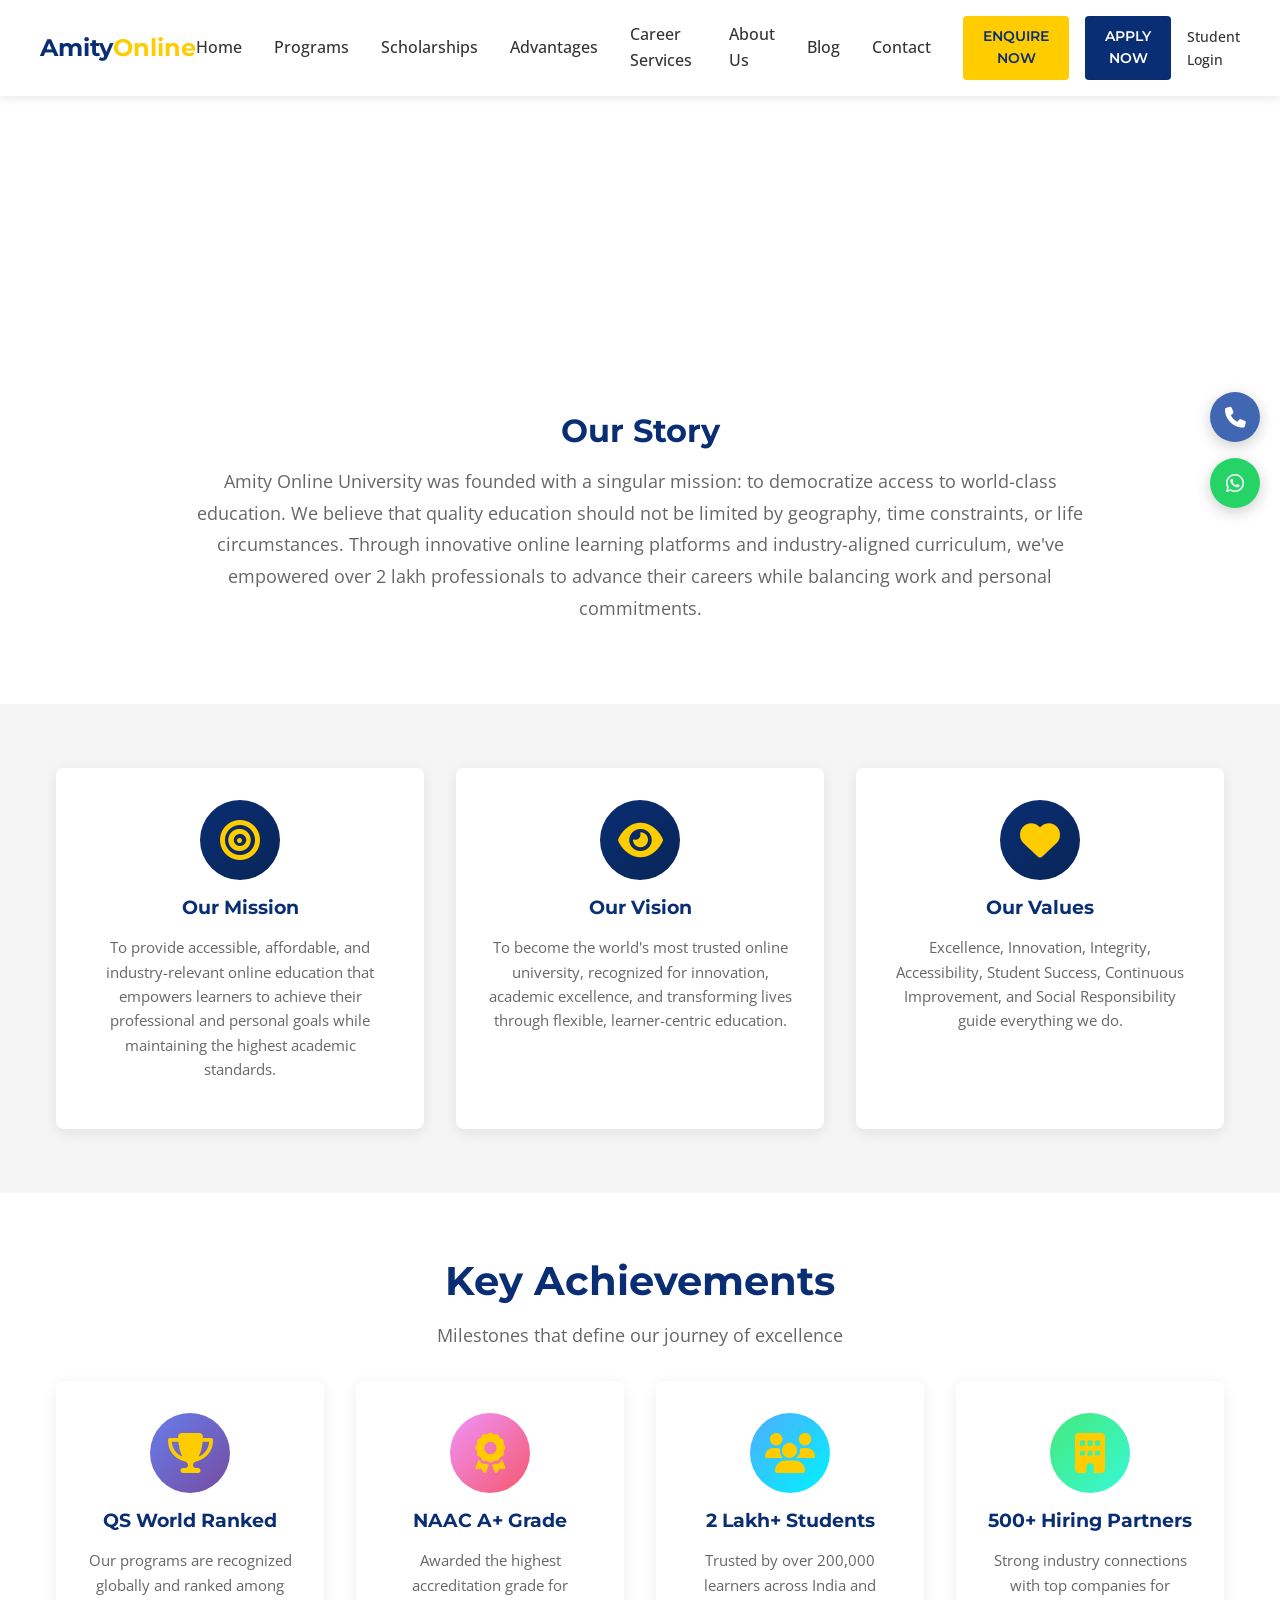
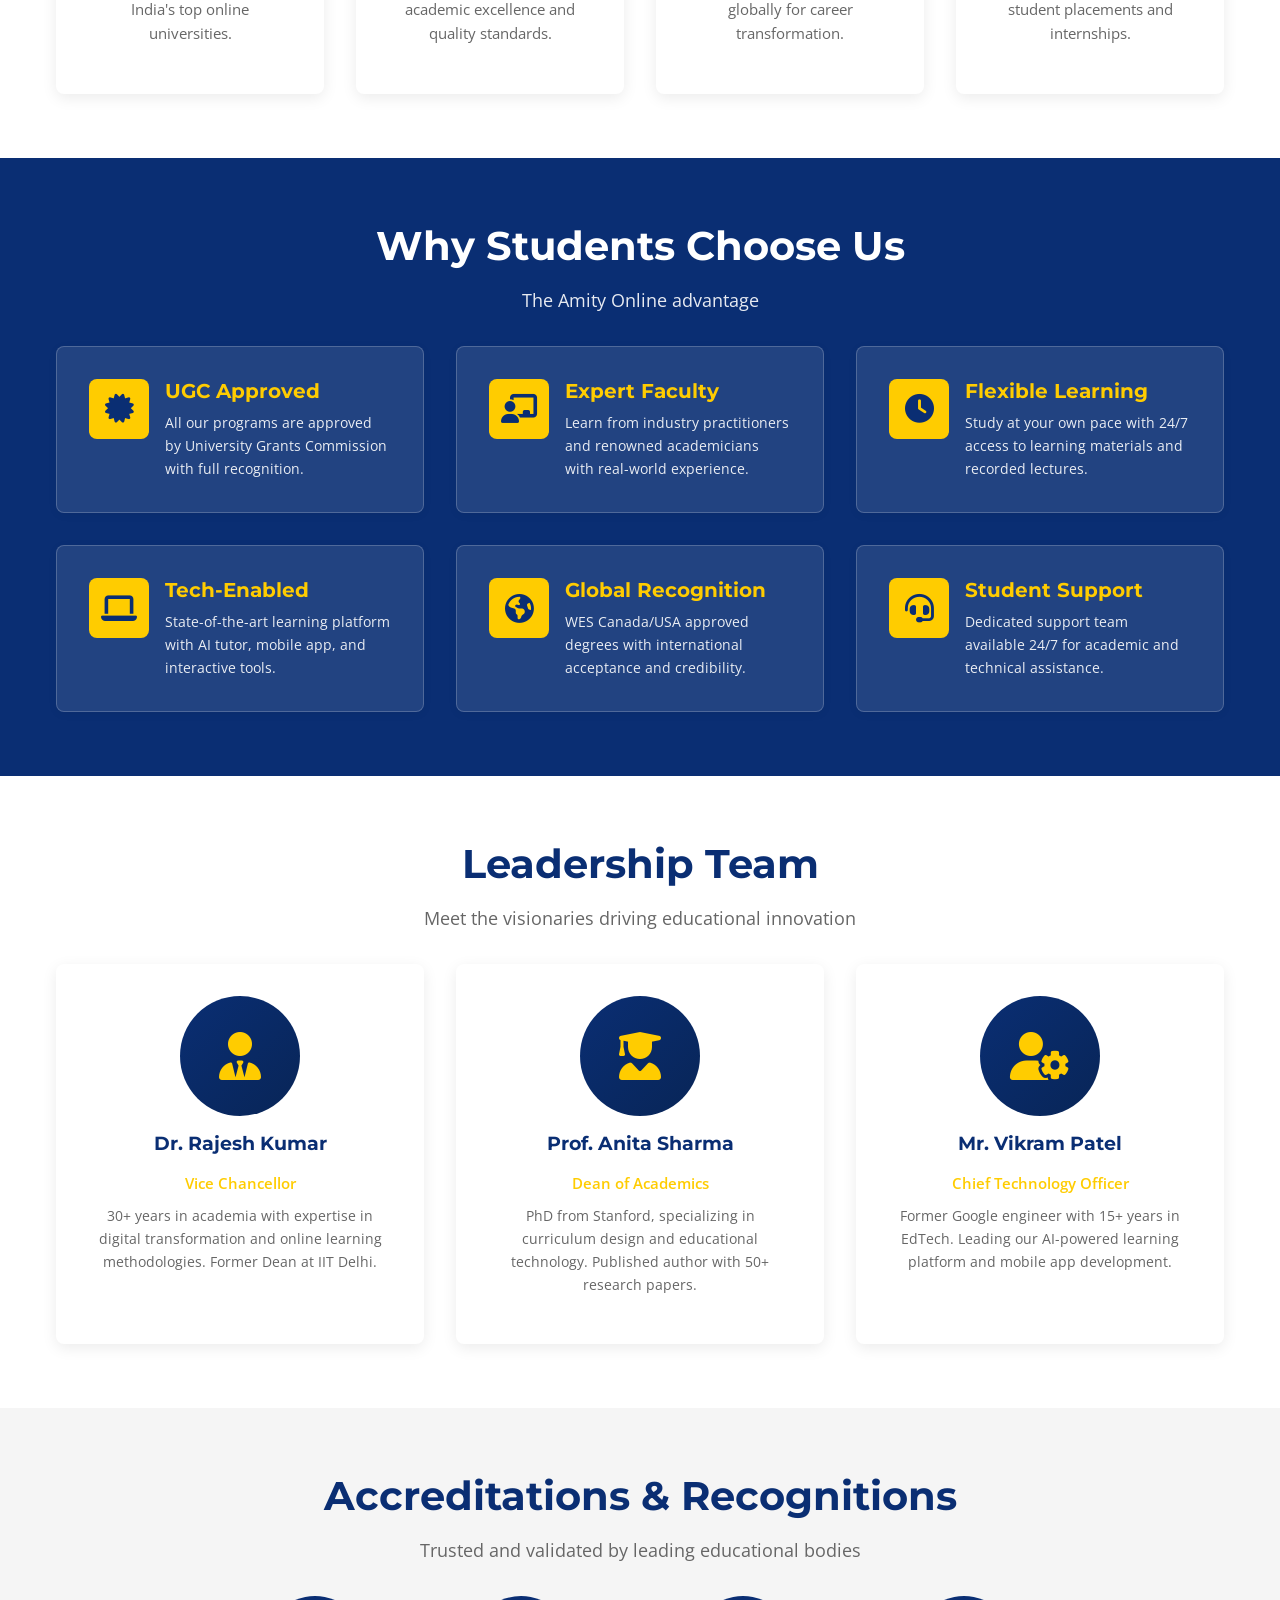
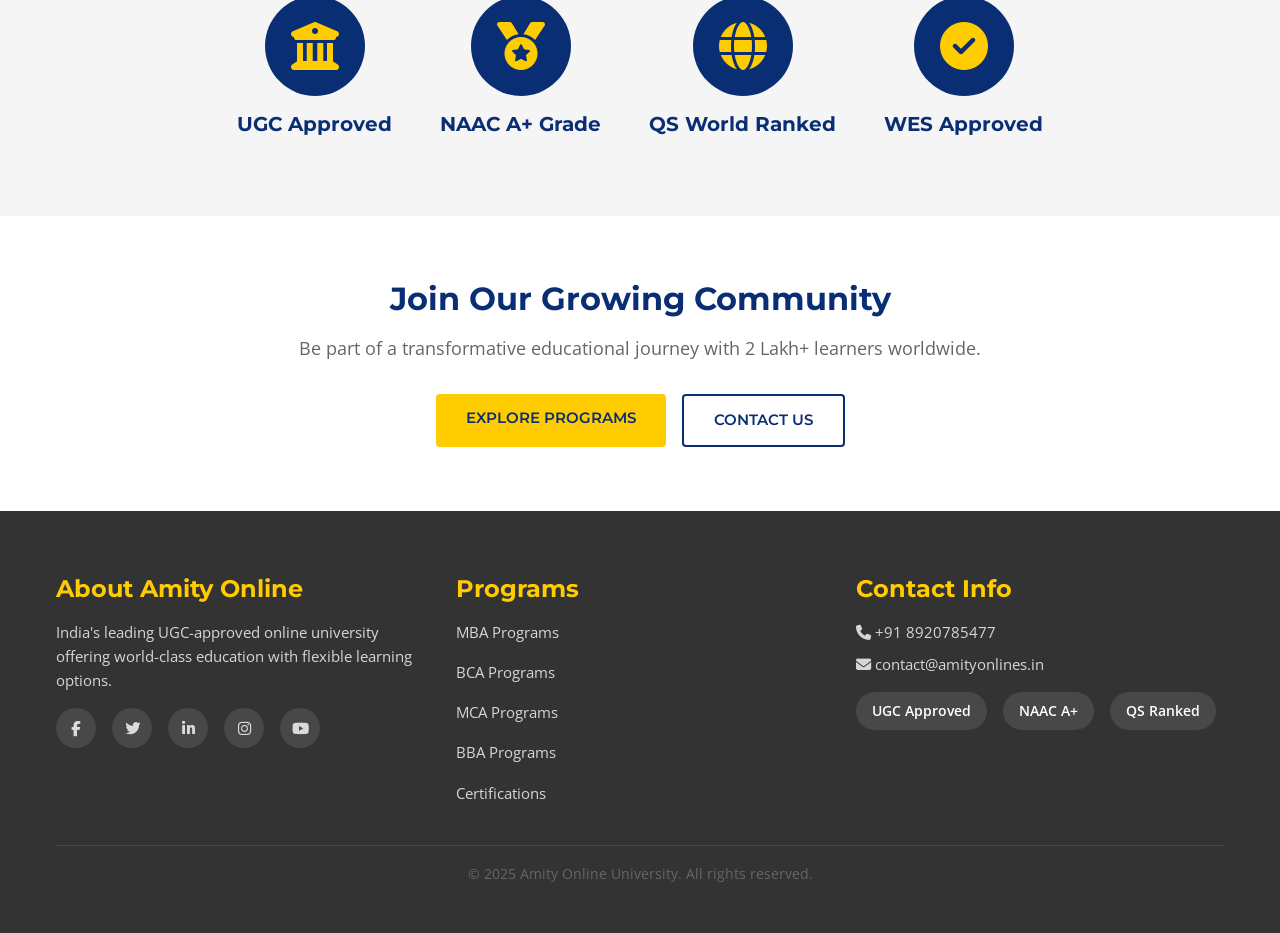
<file: about.html>
﻿<!DOCTYPE html>
<html lang="en">
<head>
    <meta charset="UTF-8">
    <!-- Google tag (gtag.js) -->
    <script async src="https://www.googletagmanager.com/gtag/js?id=G-H2NDY0BJSH"></script>
    <script>
      window.dataLayer = window.dataLayer || [];
      function gtag(){dataLayer.push(arguments);}
      gtag('js', new Date());

      gtag('config', 'G-H2NDY0BJSH');
    </script>
    <meta name="viewport" content="width=device-width, initial-scale=1.0">
    <meta http-equiv="Cache-Control" content="no-cache, no-store, must-revalidate">
    <meta http-equiv="Pragma" content="no-cache">
    <meta http-equiv="Expires" content="0">
    <meta name="description" content="Learn about Amity Online University - our mission, vision, values, and commitment to accessible, quality online education.">
    
    <!-- Meta Pixel Code -->
    <script>
    !function(f,b,e,v,n,t,s)
    {if(f.fbq)return;n=f.fbq=function(){n.callMethod?
    n.callMethod.apply(n,arguments):n.queue.push(arguments)};
    if(!f._fbq)f._fbq=n;n.push=n;n.loaded=!0;n.version='2.0';
    n.queue=[];t=b.createElement(e);t.async=!0;
    t.src=v;s=b.getElementsByTagName(e)[0];
    s.parentNode.insertBefore(t,s)}(window, document,'script',
    'https://connect.facebook.net/en_US/fbevents.js');
    fbq('init', '1616301293074479');
    fbq('track', 'PageView');
    </script>
    <noscript><img height="1" width="1" style="display:none"
    src="https://www.facebook.com/tr?id=1616301293074479&ev=PageView&noscript=1"
    /></noscript>
    <!-- End Meta Pixel Code -->
    
    <!-- Favicon -->
    <link rel="icon" href="assets/images/favicon.png" type="image/png">
    <link rel="apple-touch-icon" href="assets/images/favicon.png">
    
    <title>About Us - Amity Online University</title>
    
    <!-- Fonts -->
    <link rel="preconnect" href="https://fonts.googleapis.com">
    <link rel="preconnect" href="https://fonts.gstatic.com" crossorigin>
    <link href="https://fonts.googleapis.com/css2?family=Montserrat:wght@400;500;600;700;800&family=Open+Sans:wght@400;500;600;700&display=swap" rel="stylesheet">
    
    <!-- Font Awesome -->
    <link rel="stylesheet" href="https://cdnjs.cloudflare.com/ajax/libs/font-awesome/6.4.0/css/all.min.css">
    
    <!-- Stylesheet -->
    <link rel="stylesheet" href="css/styles.css?v=20251219">
</head>
<body>
    
    <!-- HEADER -->
    <header class="header">
        <nav class="nav container">
            <a href="/" class="logo">Amity<span>Online</span></a>
            
            <ul class="nav-menu" id="navMenu">
                <li><a href="/" class="nav-link">Home</a></li>
                <li><a href="programs" class="nav-link">Programs</a></li>
                <li><a href="scholarship" class="nav-link">Scholarships</a></li>
                <li><a href="index#advantages" class="nav-link">Advantages</a></li>
                <li><a href="index#career-services" class="nav-link">Career Services</a></li>
                <li><a href="about" class="nav-link">About Us</a></li>
                <li><a href="blog" class="nav-link">Blog</a></li>
                <li><a href="contact" class="nav-link">Contact</a></li>
                
                <div class="nav-cta">
                    <a href="contact?type=enquire" class="btn btn-primary">Enquire Now</a>
                    <a href="contact?type=apply" class="btn btn-secondary">Apply Now</a>
                    <a href="#" class="nav-link" style="font-size: 0.9rem;">Student Login</a>
                </div>
            </ul>
            
            <button class="mobile-toggle" id="mobileToggle">
                <span></span>
                <span></span>
                <span></span>
            </button>
        </nav>
    </header>
    
    <!-- PAGE HERO -->
    <section class="hero" style="padding: 4rem 0;">
        <div class="container">
            <h1 style="font-size: 2.5rem;">About Amity Online</h1>
            <p style="font-size: 1.1rem;">Empowering Lives Through Accessible, Quality Education</p>
        </div>
    </section>
    
    <!-- ABOUT INTRO -->
    <section class="section">
        <div class="container">
            <div style="max-width: 900px; margin: 0 auto; text-align: center;">
                <h2>Our Story</h2>
                <p style="font-size: 1.1rem; line-height: 1.8;">
                    Amity Online University was founded with a singular mission: to democratize access to world-class education. 
                    We believe that quality education should not be limited by geography, time constraints, or life circumstances. 
                    Through innovative online learning platforms and industry-aligned curriculum, we've empowered over 2 lakh 
                    professionals to advance their careers while balancing work and personal commitments.
                </p>
            </div>
        </div>
    </section>
    
    <!-- MISSION, VISION, VALUES -->
    <section class="section" style="background: var(--light-gray);">
        <div class="container">
            <div class="features-grid" style="grid-template-columns: repeat(auto-fit, minmax(300px, 1fr));">
                <!-- Mission -->
                <div class="feature-card">
                    <div class="feature-icon">
                        <i class="fas fa-bullseye"></i>
                    </div>
                    <h3>Our Mission</h3>
                    <p>
                        To provide accessible, affordable, and industry-relevant online education that empowers learners 
                        to achieve their professional and personal goals while maintaining the highest academic standards.
                    </p>
                </div>
                
                <!-- Vision -->
                <div class="feature-card">
                    <div class="feature-icon">
                        <i class="fas fa-eye"></i>
                    </div>
                    <h3>Our Vision</h3>
                    <p>
                        To become the world's most trusted online university, recognized for innovation, academic excellence, 
                        and transforming lives through flexible, learner-centric education.
                    </p>
                </div>
                
                <!-- Values -->
                <div class="feature-card">
                    <div class="feature-icon">
                        <i class="fas fa-heart"></i>
                    </div>
                    <h3>Our Values</h3>
                    <p>
                        Excellence, Innovation, Integrity, Accessibility, Student Success, Continuous Improvement, 
                        and Social Responsibility guide everything we do.
                    </p>
                </div>
            </div>
        </div>
    </section>
    
    <!-- KEY ACHIEVEMENTS -->
    <section class="section">
        <div class="container">
            <div class="section-title">
                <h2>Key Achievements</h2>
                <p>Milestones that define our journey of excellence</p>
            </div>
            
            <div class="features-grid" style="grid-template-columns: repeat(auto-fit, minmax(250px, 1fr));">
                <div class="feature-card">
                    <div class="feature-icon" style="background: linear-gradient(135deg, #667eea 0%, #764ba2 100%);">
                        <i class="fas fa-trophy"></i>
                    </div>
                    <h3>QS World Ranked</h3>
                    <p>Our programs are recognized globally and ranked among India's top online universities.</p>
                </div>
                
                <div class="feature-card">
                    <div class="feature-icon" style="background: linear-gradient(135deg, #f093fb 0%, #f5576c 100%);">
                        <i class="fas fa-award"></i>
                    </div>
                    <h3>NAAC A+ Grade</h3>
                    <p>Awarded the highest accreditation grade for academic excellence and quality standards.</p>
                </div>
                
                <div class="feature-card">
                    <div class="feature-icon" style="background: linear-gradient(135deg, #4facfe 0%, #00f2fe 100%);">
                        <i class="fas fa-users"></i>
                    </div>
                    <h3>2 Lakh+ Students</h3>
                    <p>Trusted by over 200,000 learners across India and globally for career transformation.</p>
                </div>
                
                <div class="feature-card">
                    <div class="feature-icon" style="background: linear-gradient(135deg, #43e97b 0%, #38f9d7 100%);">
                        <i class="fas fa-building"></i>
                    </div>
                    <h3>500+ Hiring Partners</h3>
                    <p>Strong industry connections with top companies for student placements and internships.</p>
                </div>
            </div>
        </div>
    </section>
    
    <!-- WHY CHOOSE US -->
    <section class="section" style="background: var(--navy-blue); color: white;">
        <div class="container">
            <div class="section-title">
                <h2 style="color: white;">Why Students Choose Us</h2>
                <p style="color: rgba(255,255,255,0.9);">The Amity Online advantage</p>
            </div>
            
            <div class="career-grid">
                <div class="career-item" style="background: rgba(255,255,255,0.1); border: 1px solid rgba(255,255,255,0.2);">
                    <div class="career-icon">
                        <i class="fas fa-certificate"></i>
                    </div>
                    <div class="career-content">
                        <h4 style="color: var(--gold);">UGC Approved</h4>
                        <p style="color: rgba(255,255,255,0.9);">All our programs are approved by University Grants Commission with full recognition.</p>
                    </div>
                </div>
                
                <div class="career-item" style="background: rgba(255,255,255,0.1); border: 1px solid rgba(255,255,255,0.2);">
                    <div class="career-icon">
                        <i class="fas fa-chalkboard-teacher"></i>
                    </div>
                    <div class="career-content">
                        <h4 style="color: var(--gold);">Expert Faculty</h4>
                        <p style="color: rgba(255,255,255,0.9);">Learn from industry practitioners and renowned academicians with real-world experience.</p>
                    </div>
                </div>
                
                <div class="career-item" style="background: rgba(255,255,255,0.1); border: 1px solid rgba(255,255,255,0.2);">
                    <div class="career-icon">
                        <i class="fas fa-clock"></i>
                    </div>
                    <div class="career-content">
                        <h4 style="color: var(--gold);">Flexible Learning</h4>
                        <p style="color: rgba(255,255,255,0.9);">Study at your own pace with 24/7 access to learning materials and recorded lectures.</p>
                    </div>
                </div>
                
                <div class="career-item" style="background: rgba(255,255,255,0.1); border: 1px solid rgba(255,255,255,0.2);">
                    <div class="career-icon">
                        <i class="fas fa-laptop"></i>
                    </div>
                    <div class="career-content">
                        <h4 style="color: var(--gold);">Tech-Enabled</h4>
                        <p style="color: rgba(255,255,255,0.9);">State-of-the-art learning platform with AI tutor, mobile app, and interactive tools.</p>
                    </div>
                </div>
                
                <div class="career-item" style="background: rgba(255,255,255,0.1); border: 1px solid rgba(255,255,255,0.2);">
                    <div class="career-icon">
                        <i class="fas fa-globe-americas"></i>
                    </div>
                    <div class="career-content">
                        <h4 style="color: var(--gold);">Global Recognition</h4>
                        <p style="color: rgba(255,255,255,0.9);">WES Canada/USA approved degrees with international acceptance and credibility.</p>
                    </div>
                </div>
                
                <div class="career-item" style="background: rgba(255,255,255,0.1); border: 1px solid rgba(255,255,255,0.2);">
                    <div class="career-icon">
                        <i class="fas fa-headset"></i>
                    </div>
                    <div class="career-content">
                        <h4 style="color: var(--gold);">Student Support</h4>
                        <p style="color: rgba(255,255,255,0.9);">Dedicated support team available 24/7 for academic and technical assistance.</p>
                    </div>
                </div>
            </div>
        </div>
    </section>
    
    <!-- LEADERSHIP TEAM -->
    <section class="section">
        <div class="container">
            <div class="section-title">
                <h2>Leadership Team</h2>
                <p>Meet the visionaries driving educational innovation</p>
            </div>
            
            <div class="features-grid" style="grid-template-columns: repeat(auto-fit, minmax(280px, 1fr));">
                <!-- Leader 1 -->
                <div class="feature-card">
                    <div class="feature-icon" style="width: 120px; height: 120px; font-size: 3rem; background: linear-gradient(135deg, var(--navy-blue), var(--hover-navy));">
                        <i class="fas fa-user-tie"></i>
                    </div>
                    <h3>Dr. Rajesh Kumar</h3>
                    <p style="color: var(--gold); font-weight: 600; margin-bottom: 0.5rem;">Vice Chancellor</p>
                    <p style="font-size: 0.9rem;">
                        30+ years in academia with expertise in digital transformation and online learning methodologies. 
                        Former Dean at IIT Delhi.
                    </p>
                </div>
                
                <!-- Leader 2 -->
                <div class="feature-card">
                    <div class="feature-icon" style="width: 120px; height: 120px; font-size: 3rem; background: linear-gradient(135deg, var(--navy-blue), var(--hover-navy));">
                        <i class="fas fa-user-graduate"></i>
                    </div>
                    <h3>Prof. Anita Sharma</h3>
                    <p style="color: var(--gold); font-weight: 600; margin-bottom: 0.5rem;">Dean of Academics</p>
                    <p style="font-size: 0.9rem;">
                        PhD from Stanford, specializing in curriculum design and educational technology. 
                        Published author with 50+ research papers.
                    </p>
                </div>
                
                <!-- Leader 3 -->
                <div class="feature-card">
                    <div class="feature-icon" style="width: 120px; height: 120px; font-size: 3rem; background: linear-gradient(135deg, var(--navy-blue), var(--hover-navy));">
                        <i class="fas fa-user-cog"></i>
                    </div>
                    <h3>Mr. Vikram Patel</h3>
                    <p style="color: var(--gold); font-weight: 600; margin-bottom: 0.5rem;">Chief Technology Officer</p>
                    <p style="font-size: 0.9rem;">
                        Former Google engineer with 15+ years in EdTech. Leading our AI-powered learning platform 
                        and mobile app development.
                    </p>
                </div>
            </div>
        </div>
    </section>
    
    <!-- ACCREDITATIONS -->
    <section class="section" style="background: var(--light-gray);">
        <div class="container">
            <div class="section-title">
                <h2>Accreditations & Recognitions</h2>
                <p>Trusted and validated by leading educational bodies</p>
            </div>
            
            <div style="display: flex; justify-content: center; gap: 3rem; flex-wrap: wrap; align-items: center;">
                <div style="text-align: center;">
                    <div style="width: 100px; height: 100px; background: var(--navy-blue); border-radius: 50%; display: flex; align-items: center; justify-content: center; margin: 0 auto 1rem;">
                        <i class="fas fa-university" style="font-size: 3rem; color: var(--gold);"></i>
                    </div>
                    <h4>UGC Approved</h4>
                </div>
                
                <div style="text-align: center;">
                    <div style="width: 100px; height: 100px; background: var(--navy-blue); border-radius: 50%; display: flex; align-items: center; justify-content: center; margin: 0 auto 1rem;">
                        <i class="fas fa-medal" style="font-size: 3rem; color: var(--gold);"></i>
                    </div>
                    <h4>NAAC A+ Grade</h4>
                </div>
                
                <div style="text-align: center;">
                    <div style="width: 100px; height: 100px; background: var(--navy-blue); border-radius: 50%; display: flex; align-items: center; justify-content: center; margin: 0 auto 1rem;">
                        <i class="fas fa-globe" style="font-size: 3rem; color: var(--gold);"></i>
                    </div>
                    <h4>QS World Ranked</h4>
                </div>
                
                <div style="text-align: center;">
                    <div style="width: 100px; height: 100px; background: var(--navy-blue); border-radius: 50%; display: flex; align-items: center; justify-content: center; margin: 0 auto 1rem;">
                        <i class="fas fa-check-circle" style="font-size: 3rem; color: var(--gold);"></i>
                    </div>
                    <h4>WES Approved</h4>
                </div>
            </div>
        </div>
    </section>
    
    <!-- CTA SECTION -->
    <section class="section">
        <div class="container text-center">
            <h2>Join Our Growing Community</h2>
            <p style="font-size: 1.1rem; margin-bottom: 2rem;">
                Be part of a transformative educational journey with 2 Lakh+ learners worldwide.
            </p>
            <div class="btn-group" style="justify-content: center;">
                <a href="programs" class="btn btn-primary">Explore Programs</a>
                <a href="contact" class="btn btn-outline">Contact Us</a>
            </div>
        </div>
    </section>
    
    <!-- Floating Contact Buttons -->
    <div class="floating-icons" style="position: fixed; right: 20px; top: 50%; transform: translateY(-50%); z-index: 1000; display: flex; flex-direction: column; gap: 1rem;">
        <a href="tel:+918920785477" style="width: 50px; height: 50px; background: #4267B2; border-radius: 50%; display: flex; align-items: center; justify-content: center; color: white; font-size: 1.3rem; box-shadow: 0 4px 15px rgba(0,0,0,0.2); transition: transform 0.3s ease;" onmouseover="this.style.transform='scale(1.1)'" onmouseout="this.style.transform='scale(1)'">
            <i class="fas fa-phone"></i>
        </a>
        <a href="https://wa.me/918920785477" target="_blank" style="width: 50px; height: 50px; background: #25D366; border-radius: 50%; display: flex; align-items: center; justify-content: center; color: white; font-size: 1.3rem; box-shadow: 0 4px 15px rgba(0,0,0,0.2); transition: transform 0.3s ease;" onmouseover="this.style.transform='scale(1.1)'" onmouseout="this.style.transform='scale(1)'">
            <i class="fab fa-whatsapp"></i>
        </a>
    </div>
    
    <!-- FOOTER -->
    <footer class="footer">
        <div class="container">
            <div class="footer-content">
                <div class="footer-section">
                    <h3>About Amity Online</h3>
                    <p>India's leading UGC-approved online university offering world-class education with flexible learning options.</p>
                    <div class="social-links">
                        <a href="#" class="social-link"><i class="fab fa-facebook-f"></i></a>
                        <a href="#" class="social-link"><i class="fab fa-twitter"></i></a>
                        <a href="#" class="social-link"><i class="fab fa-linkedin-in"></i></a>
                        <a href="#" class="social-link"><i class="fab fa-instagram"></i></a>
                        <a href="#" class="social-link"><i class="fab fa-youtube"></i></a>
                    </div>
                </div>
                
                <div class="footer-section">
                    <h3>Programs</h3>
                    <div class="footer-links">
                        <a href="mba">MBA Programs</a>
                        <a href="bca">BCA Programs</a>
                        <a href="mca">MCA Programs</a>
                        <a href="bba">BBA Programs</a>
                        <a href="programs">Certifications</a>
                    </div>
                </div>
                
                <div class="footer-section">
                    <h3>Contact Info</h3>
                    <p><i class="fas fa-phone"></i> +91 8920785477</p>
                    <p><i class="fas fa-envelope"></i> contact@amityonlines.in</p>
                    <div class="accreditation-badges">
                        <span class="badge">UGC Approved</span>
                        <span class="badge">NAAC A+</span>
                        <span class="badge">QS Ranked</span>
                    </div>
                </div>
            </div>
            
            <div class="footer-bottom">
                <p>&copy; 2025 Amity Online University. All rights reserved.</p>
            </div>
        </div>
    </footer>
    
    <script src="js/notification.js?v=20251219"></script>
    <script src="js/script.js?v=20251219"></script>
    <script src="js/form-validation.js?v=20251219"></script>
</body>
</html>
</file>
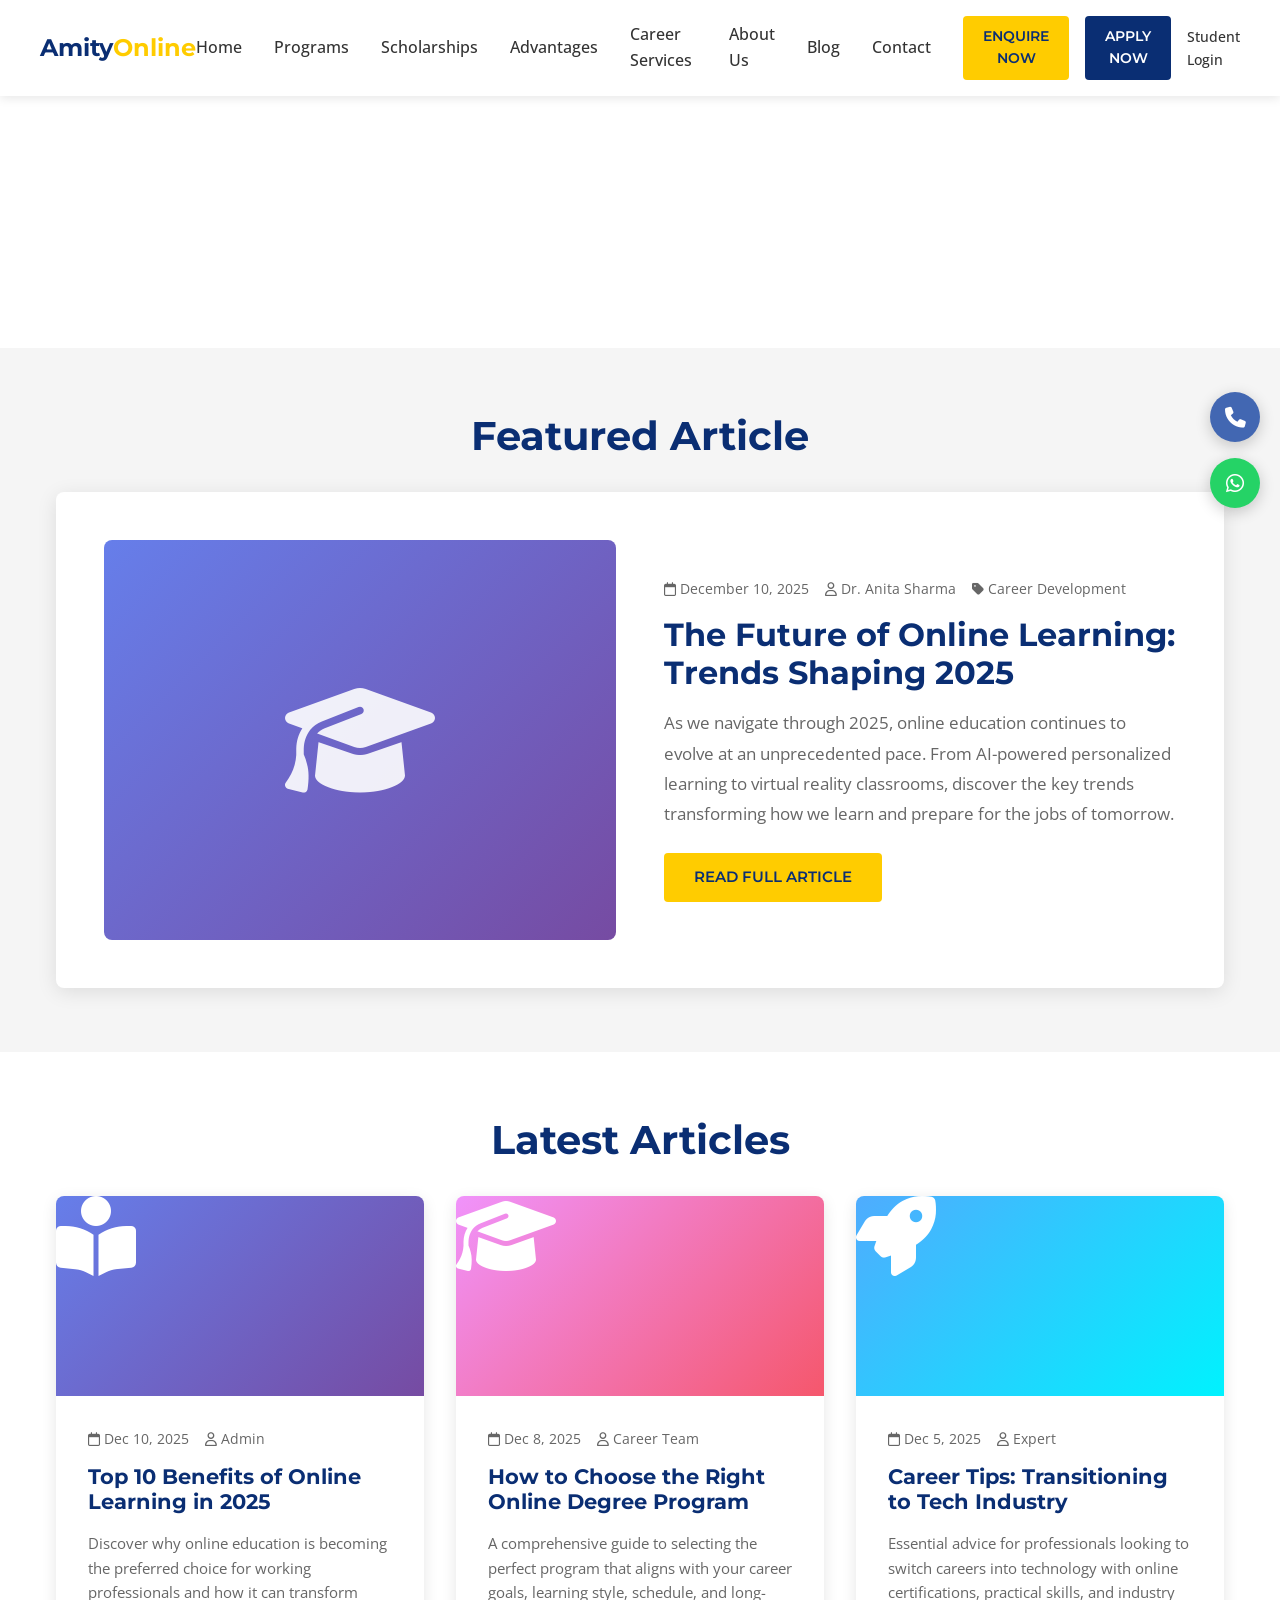
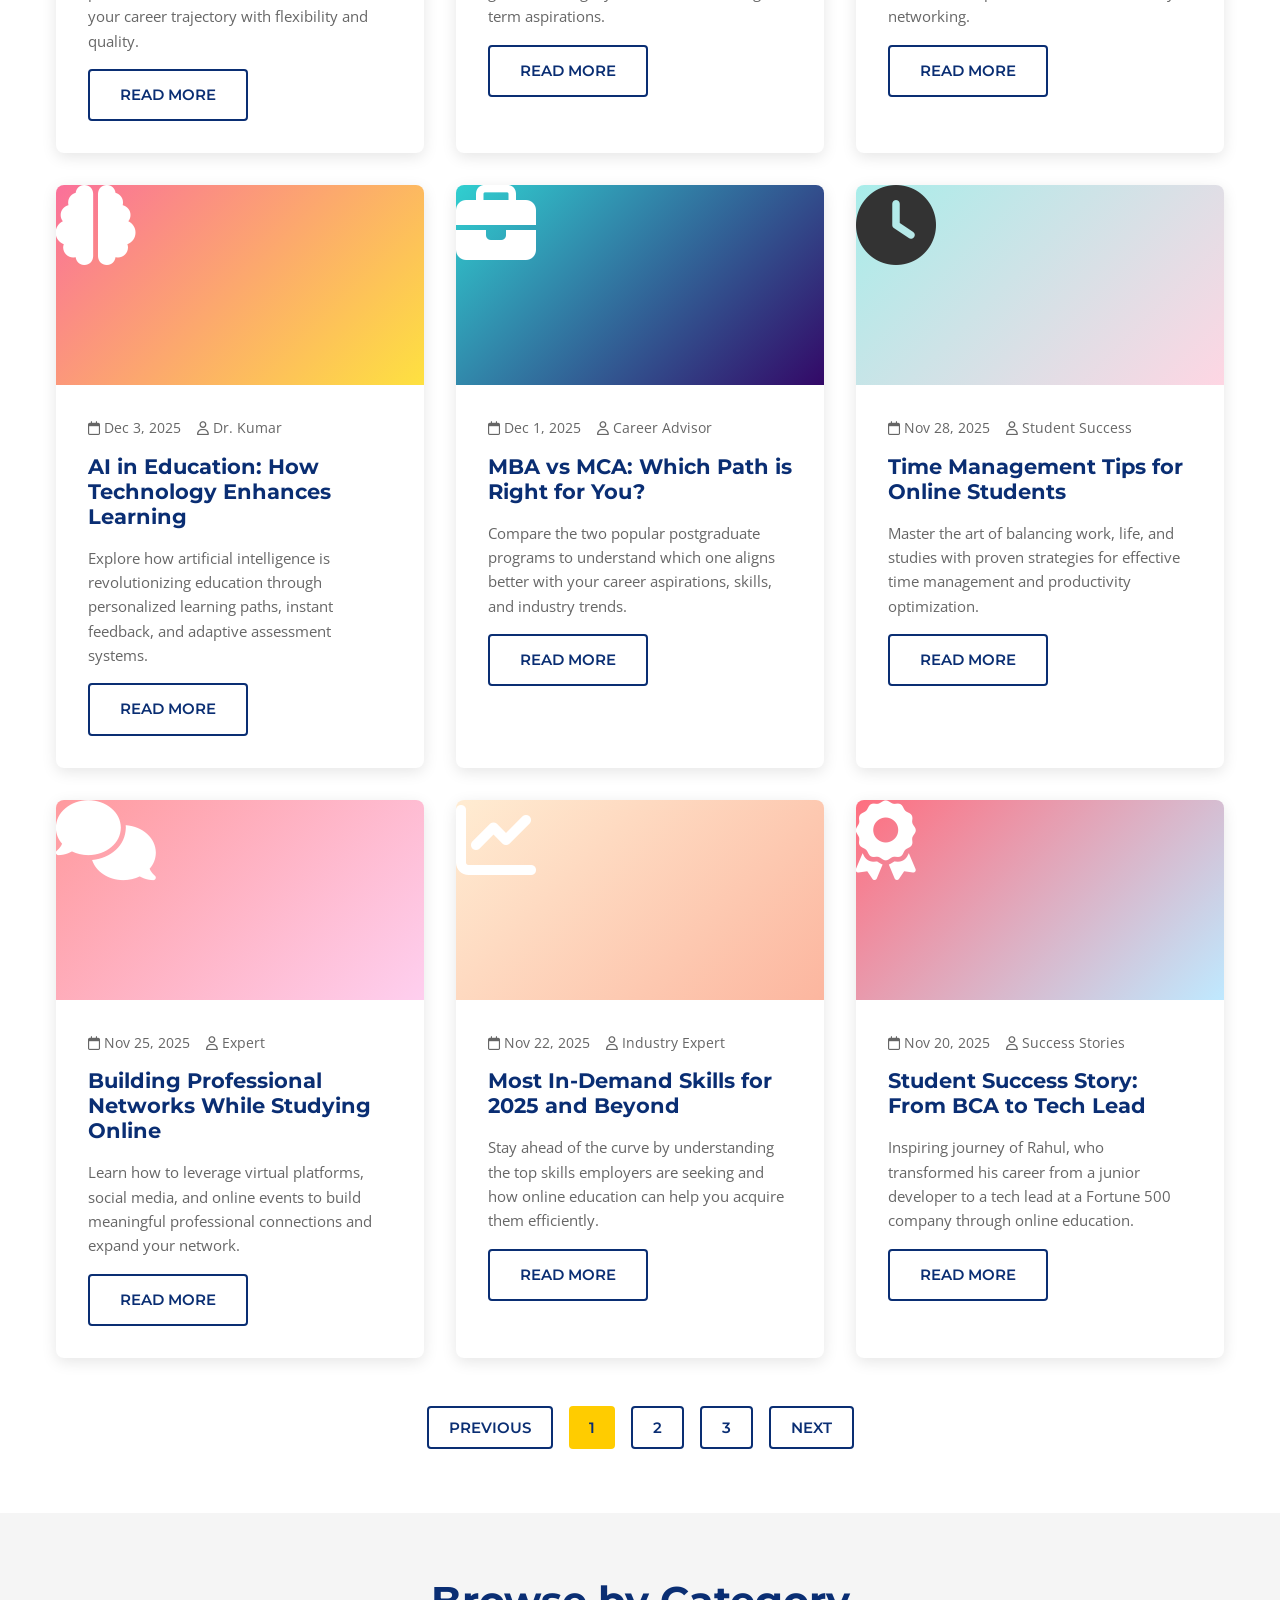
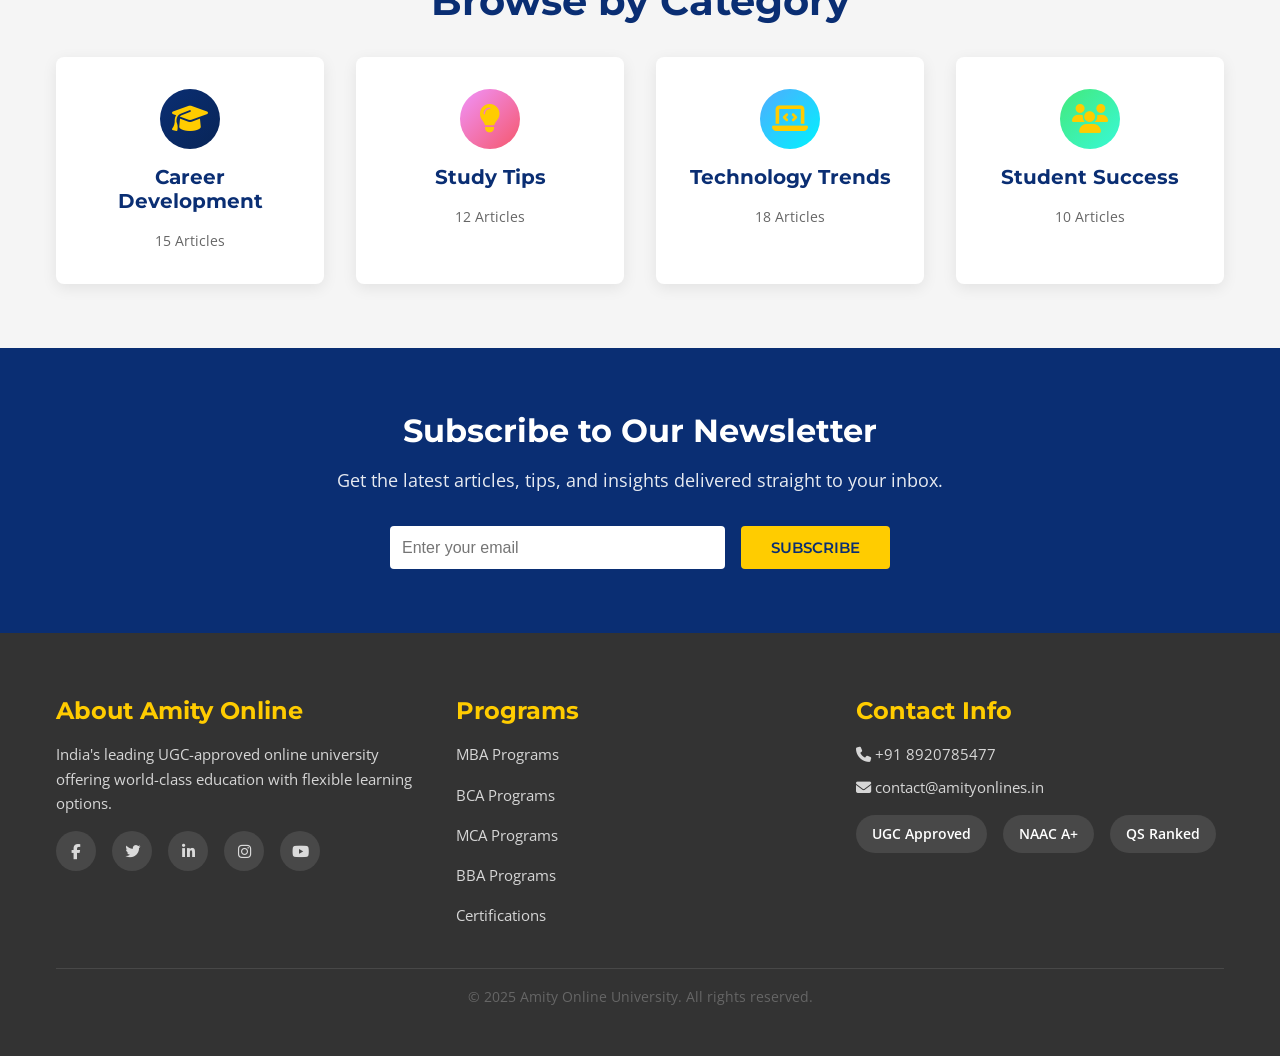
<file: blog.html>
﻿<!DOCTYPE html>
<html lang="en">
<head>
    <meta charset="UTF-8">
    <!-- Google tag (gtag.js) -->
    <script async src="https://www.googletagmanager.com/gtag/js?id=G-H2NDY0BJSH"></script>
    <script>
      window.dataLayer = window.dataLayer || [];
      function gtag(){dataLayer.push(arguments);}
      gtag('js', new Date());

      gtag('config', 'G-H2NDY0BJSH');
    </script>
    <meta name="viewport" content="width=device-width, initial-scale=1.0">
    <meta http-equiv="Cache-Control" content="no-cache, no-store, must-revalidate">
    <meta http-equiv="Pragma" content="no-cache">
    <meta http-equiv="Expires" content="0">
    <meta name="description" content="Read the latest insights, tips, and trends in online education from Amity Online University's expert blog.">
    
    <!-- Meta Pixel Code -->
    <script>
    !function(f,b,e,v,n,t,s)
    {if(f.fbq)return;n=f.fbq=function(){n.callMethod?
    n.callMethod.apply(n,arguments):n.queue.push(arguments)};
    if(!f._fbq)f._fbq=n;n.push=n;n.loaded=!0;n.version='2.0';
    n.queue=[];t=b.createElement(e);t.async=!0;
    t.src=v;s=b.getElementsByTagName(e)[0];
    s.parentNode.insertBefore(t,s)}(window, document,'script',
    'https://connect.facebook.net/en_US/fbevents.js');
    fbq('init', '1616301293074479');
    fbq('track', 'PageView');
    </script>
    <noscript><img height="1" width="1" style="display:none"
    src="https://www.facebook.com/tr?id=1616301293074479&ev=PageView&noscript=1"
    /></noscript>
    <!-- End Meta Pixel Code -->
    
    <!-- Favicon -->
    <link rel="icon" href="assets/images/favicon.png" type="image/png">
    <link rel="apple-touch-icon" href="assets/images/favicon.png">
    
    <title>Blog - Amity Online University</title>
    
    <!-- Fonts -->
    <link rel="preconnect" href="https://fonts.googleapis.com">
    <link rel="preconnect" href="https://fonts.gstatic.com" crossorigin>
    <link href="https://fonts.googleapis.com/css2?family=Montserrat:wght@400;500;600;700;800&family=Open+Sans:wght@400;500;600;700&display=swap" rel="stylesheet">
    
    <!-- Font Awesome -->
    <link rel="stylesheet" href="https://cdnjs.cloudflare.com/ajax/libs/font-awesome/6.4.0/css/all.min.css">
    
    <!-- Stylesheet -->
    <link rel="stylesheet" href="css/styles.css?v=20251219">
</head>
<body>
    
    <!-- HEADER -->
    <header class="header">
        <nav class="nav container">
            <a href="/" class="logo">Amity<span>Online</span></a>
            
            <ul class="nav-menu" id="navMenu">
                <li><a href="/" class="nav-link">Home</a></li>
                <li><a href="programs" class="nav-link">Programs</a></li>
                <li><a href="scholarship" class="nav-link">Scholarships</a></li>
                <li><a href="index#advantages" class="nav-link">Advantages</a></li>
                <li><a href="index#career-services" class="nav-link">Career Services</a></li>
                <li><a href="about" class="nav-link">About Us</a></li>
                <li><a href="blog" class="nav-link">Blog</a></li>
                <li><a href="contact" class="nav-link">Contact</a></li>
                
                <div class="nav-cta">
                    <a href="contact?type=enquire" class="btn btn-primary">Enquire Now</a>
                    <a href="contact?type=apply" class="btn btn-secondary">Apply Now</a>
                    <a href="#" class="nav-link" style="font-size: 0.9rem;">Student Login</a>
                </div>
            </ul>
            
            <button class="mobile-toggle" id="mobileToggle">
                <span></span>
                <span></span>
                <span></span>
            </button>
        </nav>
    </header>
    
    <!-- PAGE HERO -->
    <section class="hero" style="padding: 4rem 0;">
        <div class="container">
            <h1 style="font-size: 2.5rem;">Blog & Resources</h1>
            <p style="font-size: 1.1rem;">Insights, tips, and trends in online education</p>
        </div>
    </section>
    
    <!-- FEATURED POST -->
    <section class="section" style="background: var(--light-gray);">
        <div class="container">
            <div class="section-title">
                <h2>Featured Article</h2>
            </div>
            
            <div style="display: grid; grid-template-columns: 1fr 1fr; gap: 3rem; align-items: center; background: white; padding: 3rem; border-radius: 8px; box-shadow: 0 4px 20px rgba(0,0,0,0.1);">
                <div style="height: 400px; background: linear-gradient(135deg, #667eea 0%, #764ba2 100%); border-radius: 8px; display: flex; align-items: center; justify-content: center;">
                    <i class="fas fa-graduation-cap" style="font-size: 120px; color: white; opacity: 0.9;"></i>
                </div>
                <div>
                    <div class="blog-meta" style="margin-bottom: 1rem;">
                        <span><i class="far fa-calendar"></i> December 10, 2025</span>
                        <span><i class="far fa-user"></i> Dr. Anita Sharma</span>
                        <span><i class="fas fa-tag"></i> Career Development</span>
                    </div>
                    <h2 style="margin-bottom: 1rem;">The Future of Online Learning: Trends Shaping 2025</h2>
                    <p style="font-size: 1.05rem; line-height: 1.8; margin-bottom: 1.5rem;">
                        As we navigate through 2025, online education continues to evolve at an unprecedented pace. 
                        From AI-powered personalized learning to virtual reality classrooms, discover the key trends 
                        transforming how we learn and prepare for the jobs of tomorrow.
                    </p>
                    <a href="#" class="btn btn-primary">Read Full Article</a>
                </div>
            </div>
        </div>
    </section>
    
    <!-- BLOG GRID -->
    <section class="section">
        <div class="container">
            <div class="section-title">
                <h2>Latest Articles</h2>
            </div>
            
            <div class="blog-grid">
                <!-- Blog 1 -->
                <div class="blog-card">
                    <div class="blog-card-image">
                        <i class="fas fa-book-reader" style="font-size: 80px; color: white;"></i>
                    </div>
                    <div class="blog-card-content">
                        <div class="blog-meta">
                            <span><i class="far fa-calendar"></i> Dec 10, 2025</span>
                            <span><i class="far fa-user"></i> Admin</span>
                        </div>
                        <h3>Top 10 Benefits of Online Learning in 2025</h3>
                        <p>
                            Discover why online education is becoming the preferred choice for working professionals 
                            and how it can transform your career trajectory with flexibility and quality.
                        </p>
                        <a href="#" class="btn btn-outline">Read More</a>
                    </div>
                </div>
                
                <!-- Blog 2 -->
                <div class="blog-card">
                    <div class="blog-card-image" style="background: linear-gradient(135deg, #f093fb 0%, #f5576c 100%);">
                        <i class="fas fa-graduation-cap" style="font-size: 80px; color: white;"></i>
                    </div>
                    <div class="blog-card-content">
                        <div class="blog-meta">
                            <span><i class="far fa-calendar"></i> Dec 8, 2025</span>
                            <span><i class="far fa-user"></i> Career Team</span>
                        </div>
                        <h3>How to Choose the Right Online Degree Program</h3>
                        <p>
                            A comprehensive guide to selecting the perfect program that aligns with your career goals, 
                            learning style, schedule, and long-term aspirations.
                        </p>
                        <a href="#" class="btn btn-outline">Read More</a>
                    </div>
                </div>
                
                <!-- Blog 3 -->
                <div class="blog-card">
                    <div class="blog-card-image" style="background: linear-gradient(135deg, #4facfe 0%, #00f2fe 100%);">
                        <i class="fas fa-rocket" style="font-size: 80px; color: white;"></i>
                    </div>
                    <div class="blog-card-content">
                        <div class="blog-meta">
                            <span><i class="far fa-calendar"></i> Dec 5, 2025</span>
                            <span><i class="far fa-user"></i> Expert</span>
                        </div>
                        <h3>Career Tips: Transitioning to Tech Industry</h3>
                        <p>
                            Essential advice for professionals looking to switch careers into technology with online 
                            certifications, practical skills, and industry networking.
                        </p>
                        <a href="#" class="btn btn-outline">Read More</a>
                    </div>
                </div>
                
                <!-- Blog 4 -->
                <div class="blog-card">
                    <div class="blog-card-image" style="background: linear-gradient(135deg, #fa709a 0%, #fee140 100%);">
                        <i class="fas fa-brain" style="font-size: 80px; color: white;"></i>
                    </div>
                    <div class="blog-card-content">
                        <div class="blog-meta">
                            <span><i class="far fa-calendar"></i> Dec 3, 2025</span>
                            <span><i class="far fa-user"></i> Dr. Kumar</span>
                        </div>
                        <h3>AI in Education: How Technology Enhances Learning</h3>
                        <p>
                            Explore how artificial intelligence is revolutionizing education through personalized learning paths, 
                            instant feedback, and adaptive assessment systems.
                        </p>
                        <a href="#" class="btn btn-outline">Read More</a>
                    </div>
                </div>
                
                <!-- Blog 5 -->
                <div class="blog-card">
                    <div class="blog-card-image" style="background: linear-gradient(135deg, #30cfd0 0%, #330867 100%);">
                        <i class="fas fa-briefcase" style="font-size: 80px; color: white;"></i>
                    </div>
                    <div class="blog-card-content">
                        <div class="blog-meta">
                            <span><i class="far fa-calendar"></i> Dec 1, 2025</span>
                            <span><i class="far fa-user"></i> Career Advisor</span>
                        </div>
                        <h3>MBA vs MCA: Which Path is Right for You?</h3>
                        <p>
                            Compare the two popular postgraduate programs to understand which one aligns better with 
                            your career aspirations, skills, and industry trends.
                        </p>
                        <a href="#" class="btn btn-outline">Read More</a>
                    </div>
                </div>
                
                <!-- Blog 6 -->
                <div class="blog-card">
                    <div class="blog-card-image" style="background: linear-gradient(135deg, #a8edea 0%, #fed6e3 100%);">
                        <i class="fas fa-clock" style="font-size: 80px; color: #333;"></i>
                    </div>
                    <div class="blog-card-content">
                        <div class="blog-meta">
                            <span><i class="far fa-calendar"></i> Nov 28, 2025</span>
                            <span><i class="far fa-user"></i> Student Success</span>
                        </div>
                        <h3>Time Management Tips for Online Students</h3>
                        <p>
                            Master the art of balancing work, life, and studies with proven strategies for effective 
                            time management and productivity optimization.
                        </p>
                        <a href="#" class="btn btn-outline">Read More</a>
                    </div>
                </div>
                
                <!-- Blog 7 -->
                <div class="blog-card">
                    <div class="blog-card-image" style="background: linear-gradient(135deg, #ff9a9e 0%, #fecfef 100%);">
                        <i class="fas fa-comments" style="font-size: 80px; color: white;"></i>
                    </div>
                    <div class="blog-card-content">
                        <div class="blog-meta">
                            <span><i class="far fa-calendar"></i> Nov 25, 2025</span>
                            <span><i class="far fa-user"></i> Expert</span>
                        </div>
                        <h3>Building Professional Networks While Studying Online</h3>
                        <p>
                            Learn how to leverage virtual platforms, social media, and online events to build meaningful 
                            professional connections and expand your network.
                        </p>
                        <a href="#" class="btn btn-outline">Read More</a>
                    </div>
                </div>
                
                <!-- Blog 8 -->
                <div class="blog-card">
                    <div class="blog-card-image" style="background: linear-gradient(135deg, #ffecd2 0%, #fcb69f 100%);">
                        <i class="fas fa-chart-line" style="font-size: 80px; color: white;"></i>
                    </div>
                    <div class="blog-card-content">
                        <div class="blog-meta">
                            <span><i class="far fa-calendar"></i> Nov 22, 2025</span>
                            <span><i class="far fa-user"></i> Industry Expert</span>
                        </div>
                        <h3>Most In-Demand Skills for 2025 and Beyond</h3>
                        <p>
                            Stay ahead of the curve by understanding the top skills employers are seeking and how 
                            online education can help you acquire them efficiently.
                        </p>
                        <a href="#" class="btn btn-outline">Read More</a>
                    </div>
                </div>
                
                <!-- Blog 9 -->
                <div class="blog-card">
                    <div class="blog-card-image" style="background: linear-gradient(135deg, #ff6e7f 0%, #bfe9ff 100%);">
                        <i class="fas fa-award" style="font-size: 80px; color: white;"></i>
                    </div>
                    <div class="blog-card-content">
                        <div class="blog-meta">
                            <span><i class="far fa-calendar"></i> Nov 20, 2025</span>
                            <span><i class="far fa-user"></i> Success Stories</span>
                        </div>
                        <h3>Student Success Story: From BCA to Tech Lead</h3>
                        <p>
                            Inspiring journey of Rahul, who transformed his career from a junior developer to a tech lead 
                            at a Fortune 500 company through online education.
                        </p>
                        <a href="#" class="btn btn-outline">Read More</a>
                    </div>
                </div>
            </div>
            
            <!-- Pagination -->
            <div style="display: flex; justify-content: center; gap: 1rem; margin-top: 3rem;">
                <button class="btn btn-outline" style="padding: 10px 20px;">Previous</button>
                <button class="btn btn-primary" style="padding: 10px 20px;">1</button>
                <button class="btn btn-outline" style="padding: 10px 20px;">2</button>
                <button class="btn btn-outline" style="padding: 10px 20px;">3</button>
                <button class="btn btn-outline" style="padding: 10px 20px;">Next</button>
            </div>
        </div>
    </section>
    
    <!-- CATEGORIES -->
    <section class="section" style="background: var(--light-gray);">
        <div class="container">
            <div class="section-title">
                <h2>Browse by Category</h2>
            </div>
            
            <div class="features-grid" style="grid-template-columns: repeat(auto-fit, minmax(200px, 1fr));">
                <div class="feature-card" style="cursor: pointer;">
                    <div class="feature-icon" style="width: 60px; height: 60px; font-size: 1.8rem;">
                        <i class="fas fa-graduation-cap"></i>
                    </div>
                    <h4>Career Development</h4>
                    <p style="font-size: 0.9rem; margin: 0;">15 Articles</p>
                </div>
                
                <div class="feature-card" style="cursor: pointer;">
                    <div class="feature-icon" style="width: 60px; height: 60px; font-size: 1.8rem; background: linear-gradient(135deg, #f093fb 0%, #f5576c 100%);">
                        <i class="fas fa-lightbulb"></i>
                    </div>
                    <h4>Study Tips</h4>
                    <p style="font-size: 0.9rem; margin: 0;">12 Articles</p>
                </div>
                
                <div class="feature-card" style="cursor: pointer;">
                    <div class="feature-icon" style="width: 60px; height: 60px; font-size: 1.8rem; background: linear-gradient(135deg, #4facfe 0%, #00f2fe 100%);">
                        <i class="fas fa-laptop-code"></i>
                    </div>
                    <h4>Technology Trends</h4>
                    <p style="font-size: 0.9rem; margin: 0;">18 Articles</p>
                </div>
                
                <div class="feature-card" style="cursor: pointer;">
                    <div class="feature-icon" style="width: 60px; height: 60px; font-size: 1.8rem; background: linear-gradient(135deg, #43e97b 0%, #38f9d7 100%);">
                        <i class="fas fa-users"></i>
                    </div>
                    <h4>Student Success</h4>
                    <p style="font-size: 0.9rem; margin: 0;">10 Articles</p>
                </div>
            </div>
        </div>
    </section>
    
    <!-- NEWSLETTER -->
    <section class="section" style="background: var(--navy-blue); color: white; text-align: center;">
        <div class="container">
            <h2 style="color: white; margin-bottom: 1rem;">Subscribe to Our Newsletter</h2>
            <p style="color: rgba(255,255,255,0.9); font-size: 1.1rem; margin-bottom: 2rem;">
                Get the latest articles, tips, and insights delivered straight to your inbox.
            </p>
            <form style="max-width: 500px; margin: 0 auto; display: flex; gap: 1rem;">
                <input type="email" placeholder="Enter your email" style="flex: 1; padding: 12px; border: none; border-radius: 4px; font-size: 1rem;">
                <button type="submit" class="btn btn-primary">Subscribe</button>
            </form>
        </div>
    </section>
    
    <!-- Floating Contact Buttons -->
    <div class="floating-icons" style="position: fixed; right: 20px; top: 50%; transform: translateY(-50%); z-index: 1000; display: flex; flex-direction: column; gap: 1rem;">
        <a href="tel:+918920785477" style="width: 50px; height: 50px; background: #4267B2; border-radius: 50%; display: flex; align-items: center; justify-content: center; color: white; font-size: 1.3rem; box-shadow: 0 4px 15px rgba(0,0,0,0.2); transition: transform 0.3s ease;" onmouseover="this.style.transform='scale(1.1)'" onmouseout="this.style.transform='scale(1)'">
            <i class="fas fa-phone"></i>
        </a>
        <a href="https://wa.me/918920785477" target="_blank" style="width: 50px; height: 50px; background: #25D366; border-radius: 50%; display: flex; align-items: center; justify-content: center; color: white; font-size: 1.3rem; box-shadow: 0 4px 15px rgba(0,0,0,0.2); transition: transform 0.3s ease;" onmouseover="this.style.transform='scale(1.1)'" onmouseout="this.style.transform='scale(1)'">
            <i class="fab fa-whatsapp"></i>
        </a>
    </div>
    
    <!-- FOOTER -->
    <footer class="footer">
        <div class="container">
            <div class="footer-content">
                <div class="footer-section">
                    <h3>About Amity Online</h3>
                    <p>India's leading UGC-approved online university offering world-class education with flexible learning options.</p>
                    <div class="social-links">
                        <a href="#" class="social-link"><i class="fab fa-facebook-f"></i></a>
                        <a href="#" class="social-link"><i class="fab fa-twitter"></i></a>
                        <a href="#" class="social-link"><i class="fab fa-linkedin-in"></i></a>
                        <a href="#" class="social-link"><i class="fab fa-instagram"></i></a>
                        <a href="#" class="social-link"><i class="fab fa-youtube"></i></a>
                    </div>
                </div>
                
                <div class="footer-section">
                    <h3>Programs</h3>
                    <div class="footer-links">
                        <a href="mba">MBA Programs</a>
                        <a href="bca">BCA Programs</a>
                        <a href="mca">MCA Programs</a>
                        <a href="bba">BBA Programs</a>
                        <a href="programs">Certifications</a>
                    </div>
                </div>
                
                <div class="footer-section">
                    <h3>Contact Info</h3>
                    <p><i class="fas fa-phone"></i> +91 8920785477</p>
                    <p><i class="fas fa-envelope"></i> contact@amityonlines.in</p>
                    <div class="accreditation-badges">
                        <span class="badge">UGC Approved</span>
                        <span class="badge">NAAC A+</span>
                        <span class="badge">QS Ranked</span>
                    </div>
                </div>
            </div>
            
            <div class="footer-bottom">
                <p>&copy; 2025 Amity Online University. All rights reserved.</p>
            </div>
        </div>
    </footer>
    
    <script src="js/notification.js?v=20251219"></script>
    <script src="js/script.js?v=20251219"></script>
    <script src="js/form-validation.js?v=20251219"></script>
</body>
</html>
</file>
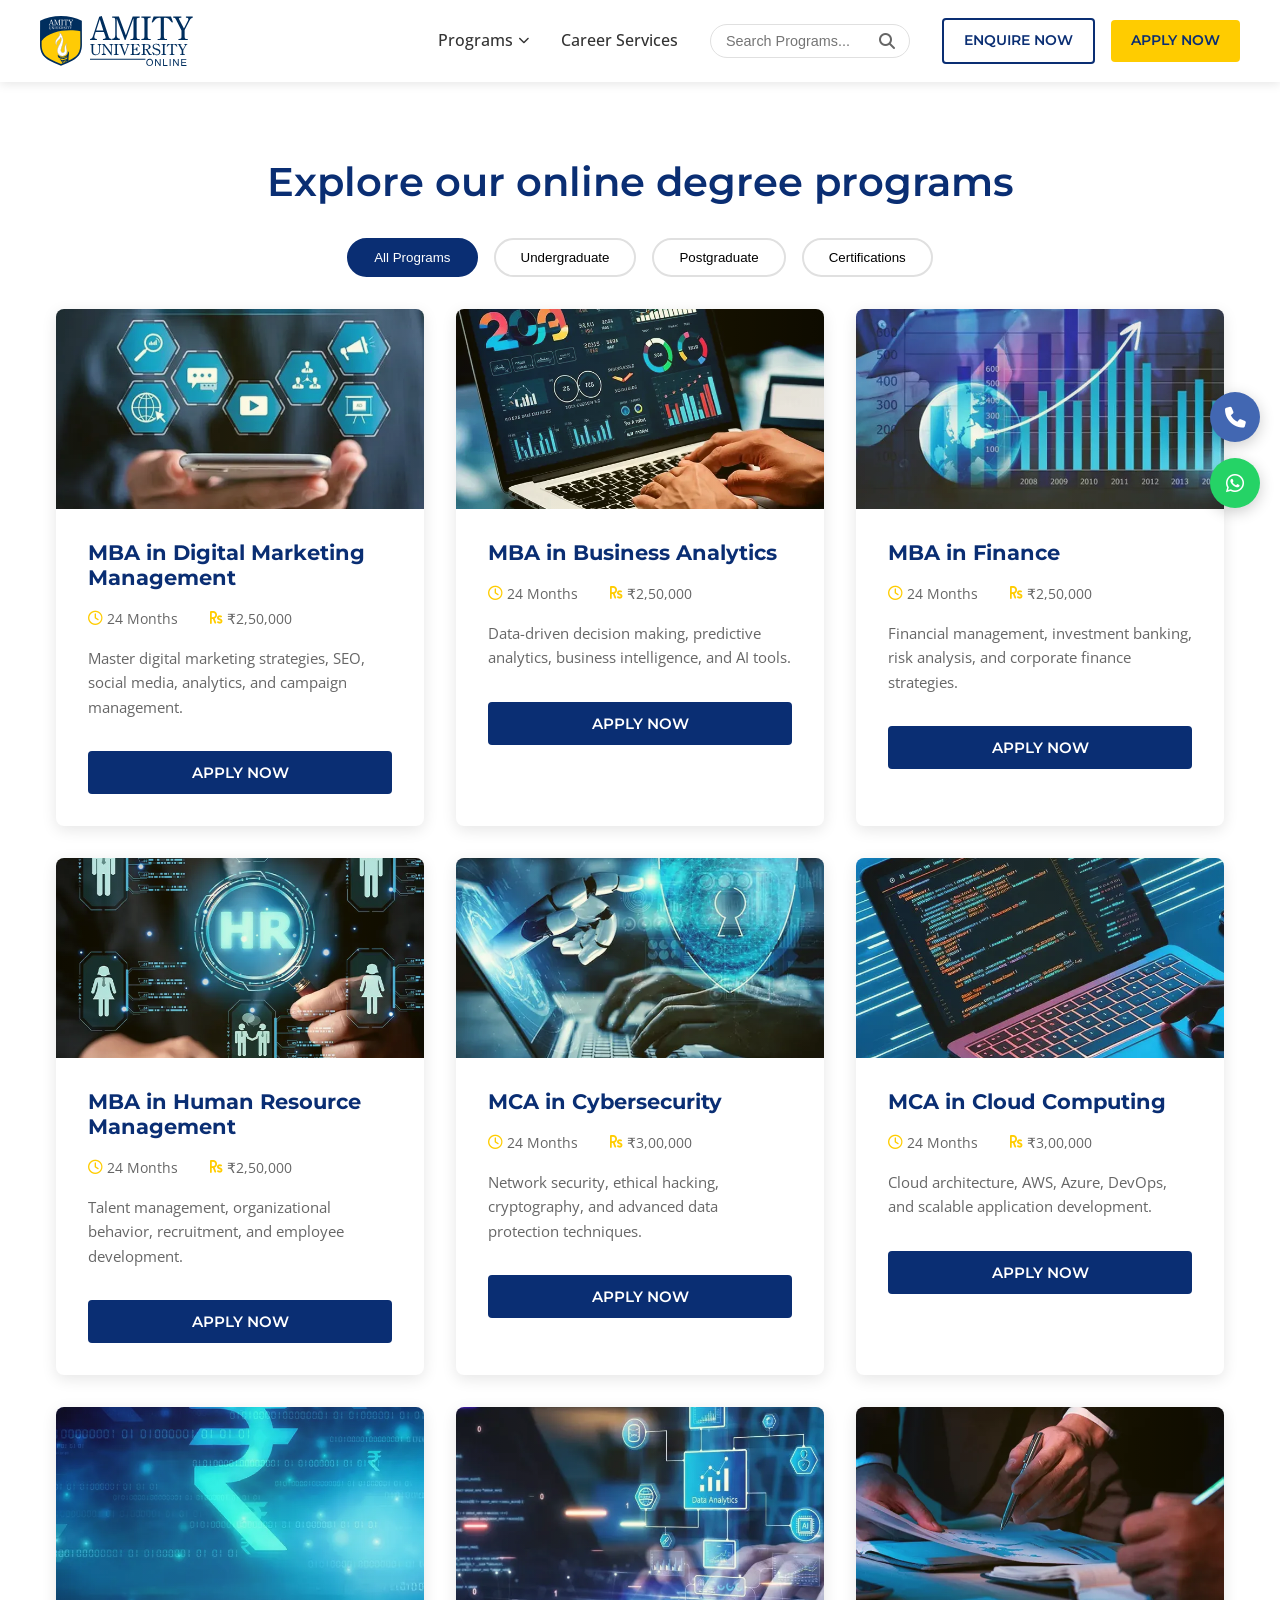
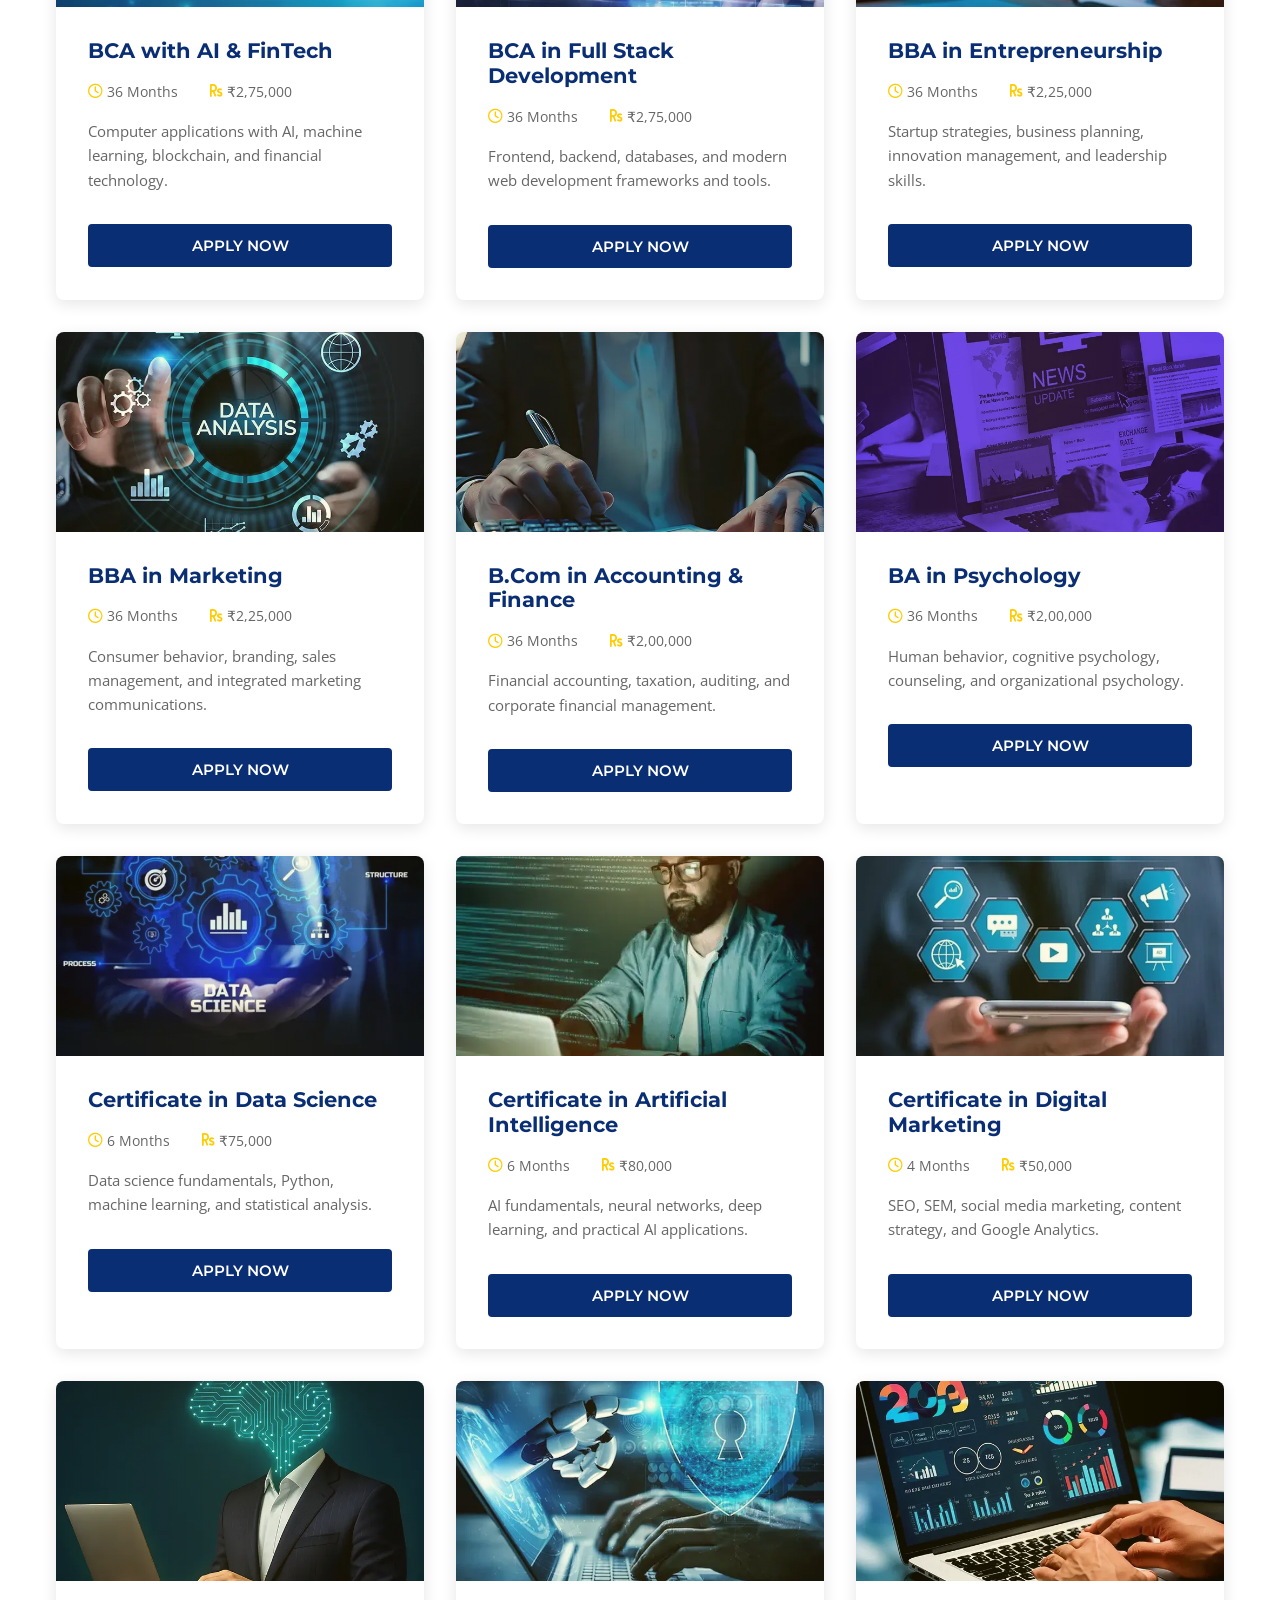
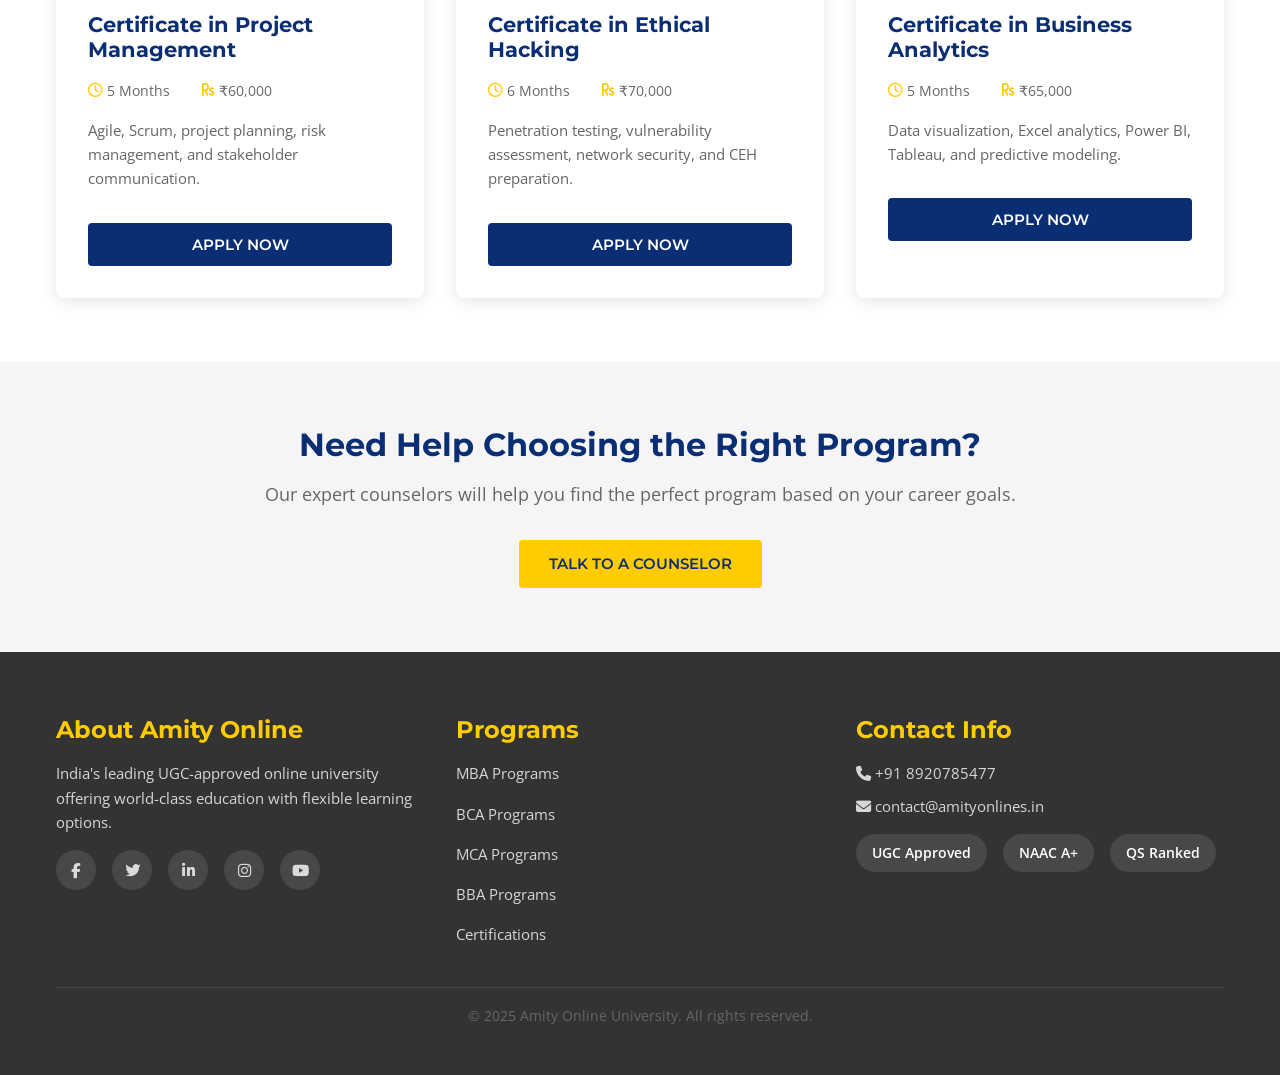
<file: programs.html>
<!DOCTYPE html>
<html lang="en">
<head>
    <meta charset="UTF-8">
    <!-- Google tag (gtag.js) -->
    <script async src="https://www.googletagmanager.com/gtag/js?id=G-H2NDY0BJSH"></script>
    <script>
      window.dataLayer = window.dataLayer || [];
      function gtag(){dataLayer.push(arguments);}
      gtag('js', new Date());

      gtag('config', 'G-H2NDY0BJSH');
    </script>
    
    <!-- Meta Pixel Code -->
    <script>
    !function(f,b,e,v,n,t,s)
    {if(f.fbq)return;n=f.fbq=function(){n.callMethod?
    n.callMethod.apply(n,arguments):n.queue.push(arguments)};
    if(!f._fbq)f._fbq=n;n.push=n;n.loaded=!0;n.version='2.0';
    n.queue=[];t=b.createElement(e);t.async=!0;
    t.src=v;s=b.getElementsByTagName(e)[0];
    s.parentNode.insertBefore(t,s)}(window, document,'script',
    'https://connect.facebook.net/en_US/fbevents.js');
    fbq('init', '1616301293074479');
    fbq('track', 'PageView');
    </script>
    <noscript><img height="1" width="1" style="display:none"
    src="https://www.facebook.com/tr?id=1616301293074479&ev=PageView&noscript=1"
    /></noscript>
    <!-- End Meta Pixel Code -->
    <meta name="viewport" content="width=device-width, initial-scale=1.0">
    <meta http-equiv="Cache-Control" content="no-cache, no-store, must-revalidate">
    <meta http-equiv="Pragma" content="no-cache">
    <meta http-equiv="Expires" content="0">
    <meta name="description" content="Browse 100+ UGC-approved online degree programs from India's leading online university. Online UG programs (BBA, BCA, B.Com, BA) & online PG programs (MBA, MCA, M.Com). Flexible online learning for working professionals. Scholarships up to 75%.">
    <meta name="keywords" content="online degree programs, ugc approved online degree, online university in india, online ug programs, online pg programs, online mba, online bba degree, online bca degree, online bcom degree, online ba degree, online mcom degree, flexible online learning, career-focused online programs, online undergraduate degree, online postgraduate degree">
    <meta name="author" content="Amity Online University">
    <meta name="robots" content="index, follow, max-image-preview:large">
    
    <!-- Open Graph Tags -->
    <meta property="og:title" content="Online Degree Programs | UGC-Approved UG & PG Programs | Amity Online">
    <meta property="og:description" content="Browse 100+ UGC-approved online degree programs. Online UG & PG programs with flexible learning for working professionals. Scholarships up to 75%.">
    <meta property="og:url" content="https://amityonlines.in/programs">
    
    <!-- Canonical Tag -->
    <link rel="canonical" href="https://amityonlines.in/programs">
    
    <!-- Favicon -->
    <link rel="icon" href="assets/images/favicon.png" type="image/png">
    <link rel="apple-touch-icon" href="assets/images/favicon.png">
    
    <title>Online Degree Programs | UGC-Approved UG & PG Programs | Amity Online University</title>
    
    <!-- Fonts -->
    <link rel="preconnect" href="https://fonts.googleapis.com">
    <link rel="preconnect" href="https://fonts.gstatic.com" crossorigin>
    <link href="https://fonts.googleapis.com/css2?family=Montserrat:wght@400;500;600;700;800&family=Open+Sans:wght@400;500;600;700&display=swap" rel="stylesheet">
    
    <!-- Font Awesome -->
    <link rel="stylesheet" href="https://cdnjs.cloudflare.com/ajax/libs/font-awesome/6.4.0/css/all.min.css">
    
    <!-- Stylesheet -->
    <link rel="stylesheet" href="css/styles.css?v=20251219">
</head>
<body>
    
    <!-- HEADER -->
    <header class="header">
        <nav class="nav container">
            <a href="/" class="logo" style="display: flex; align-items: center; gap: 0.5rem;">
                <img src="assets/images/amity-logo.svg" alt="Amity Online" style="height: 50px; width: auto;">
            </a>
            
            <!-- Mobile Enquire Button (visible only on mobile) -->
            <a href="javascript:void(0)" onclick="openEnquireNowModal()" class="mobile-enquire-btn" style="display: none; background: white; color: var(--navy-blue); border: 2px solid var(--navy-blue); padding: 8px 20px; border-radius: 25px; font-weight: 600; font-size: 0.9rem;">Enquire Now</a>
            
            <ul class="nav-menu" id="navMenu">
                <li><a href="programs" class="nav-link" style="display: flex; align-items: center; gap: 0.3rem;">Programs <i class="fas fa-chevron-down" style="font-size: 0.7rem;"></i></a></li>
                <li><a href="index#career-services" class="nav-link">Career Services</a></li>
                <li class="nav-search-desktop">
                    <div style="position: relative; display: flex; align-items: center;">
                        <input type="text" id="navSearchInput" placeholder="Search Programs..." autocomplete="off" style="padding: 8px 35px 8px 15px; border: 1px solid var(--border-color); border-radius: 20px; font-size: 0.9rem; width: 200px;">
                        <i class="fas fa-search" style="position: absolute; right: 15px; color: var(--text-gray);"></i>
                        <div id="navSearchResults" class="search-dropdown" style="display: none; position: absolute; top: 100%; left: 0; right: 0; background: white; border: 1px solid #ddd; border-radius: 10px; box-shadow: 0 4px 20px rgba(0,0,0,0.15); margin-top: 5px; max-height: 300px; overflow-y: auto; z-index: 1000;"></div>
                    </div>
                </li>
                
                <div class="nav-cta">
                    <a href="javascript:void(0)" onclick="openEnquireNowModal()" class="btn" style="background: white; color: var(--navy-blue); border: 2px solid var(--navy-blue);">Enquire Now</a>
                    <a href="javascript:void(0)" onclick="openApplyNowModal()" class="btn btn-primary">Apply Now</a>
                </div>
            </ul>
            
            <button class="mobile-toggle" id="mobileToggle">
                <span></span>
                <span></span>
                <span></span>
            </button>
        </nav>
    </header>
    
    <!-- Mobile Search Bar (visible only on mobile) -->
    <div class="mobile-search-bar" style="display: none; background: white; padding: 15px; box-shadow: 0 2px 8px rgba(0,0,0,0.08);">
        <div class="container">
            <div style="position: relative; display: flex; align-items: center;">
                <i class="fas fa-search" style="position: absolute; left: 15px; color: #9ca3af; font-size: 1.1rem;"></i>
                <input type="text" id="mobileSearchInput" placeholder="Search Programs" autocomplete="off" style="width: 100%; padding: 12px 15px 12px 45px; border: 1px solid #e5e7eb; border-radius: 30px; font-size: 0.95rem; background: #f9fafb;">
                <div id="mobileSearchResults" class="search-dropdown" style="display: none; position: absolute; top: 100%; left: 0; right: 0; background: white; border: 1px solid #ddd; border-radius: 10px; box-shadow: 0 4px 20px rgba(0,0,0,0.15); margin-top: 5px; max-height: 300px; overflow-y: auto; z-index: 1000;"></div>
            </div>
        </div>
    </div>
    
    <!-- PAGE HERO -->
    <section class="hero" style="padding: 0;">
        <div class="container" style="padding-top: 0; padding-bottom: 0;">
            <h1 style="font-size: 2.5rem; margin: 0;">Explore Our Programs</h1>
            <p style="font-size: 1.1rem; margin: 0;">100+ UGC-Approved Online Degrees & Certifications</p>
        </div>
    </section>
    
    <!-- PROGRAMS SECTION -->
    <section class="section" style="padding-top: 0;">
        <div class="container">
            <h2 style="font-size: 2.5rem; color: var(--navy-blue); margin-bottom: 2rem; font-weight: 600; text-align: center;">Explore our online degree programs</h2>
            
            <div class="programs-filter">
                <button class="filter-btn active" data-filter="all">All Programs</button>
                <button class="filter-btn" data-filter="ug">Undergraduate</button>
                <button class="filter-btn" data-filter="pg">Postgraduate</button>
                <button class="filter-btn" data-filter="cert">Certifications</button>
            </div>
            
            <div class="programs-grid" id="programsGrid">
                <!-- Postgraduate Programs -->
                <div class="program-card" data-category="pg">
                    <div class="program-card-image">
                        <img src="assets/images/course_images/master-of-business-administration-with-specialization-in-digital-marketing-management.webp" alt="MBA in Digital Marketing" style="width: 100%; height: 100%; object-fit: cover;">
                    </div>
                    <div class="program-card-content">
                        <h3>MBA in Digital Marketing Management</h3>
                        <div class="program-meta">
                            <div class="program-meta-item">
                                <i class="far fa-clock"></i>
                                <span>24 Months</span>
                            </div>
                            <div class="program-meta-item">
                                <i class="fas fa-rupee-sign"></i>
                                <span>₹2,50,000</span>
                            </div>
                        </div>
                        <p>Master digital marketing strategies, SEO, social media, analytics, and campaign management.</p>
                        <button onclick="openApplyNowModal(this)" data-program="MBA in Digital Marketing" class="btn btn-secondary" style="border: none; cursor: pointer;">Apply Now</button>
                    </div>
                </div>
                
                <div class="program-card" data-category="pg">
                    <div class="program-card-image">
                        <img src="assets/images/course_images/master-of-business-administration-with-specialization-in-business-analytics.webp" alt="MBA in Business Analytics" style="width: 100%; height: 100%; object-fit: cover;">
                    </div>
                    <div class="program-card-content">
                        <h3>MBA in Business Analytics</h3>
                        <div class="program-meta">
                            <div class="program-meta-item">
                                <i class="far fa-clock"></i>
                                <span>24 Months</span>
                            </div>
                            <div class="program-meta-item">
                                <i class="fas fa-rupee-sign"></i>
                                <span>₹2,50,000</span>
                            </div>
                        </div>
                        <p>Data-driven decision making, predictive analytics, business intelligence, and AI tools.</p>
                        <button onclick="openApplyNowModal(this)" data-program="MBA in Business Analytics" class="btn btn-secondary" style="border: none; cursor: pointer;">Apply Now</button>
                    </div>
                </div>
                
                <div class="program-card" data-category="pg">
                    <div class="program-card-image">
                        <img src="assets/images/course_images/master-of-business-administration-with-specialization-in-international-finance.webp" alt="MBA in Finance" style="width: 100%; height: 100%; object-fit: cover;">
                    </div>
                    <div class="program-card-content">
                        <h3>MBA in Finance</h3>
                        <div class="program-meta">
                            <div class="program-meta-item">
                                <i class="far fa-clock"></i>
                                <span>24 Months</span>
                            </div>
                            <div class="program-meta-item">
                                <i class="fas fa-rupee-sign"></i>
                                <span>₹2,50,000</span>
                            </div>
                        </div>
                        <p>Financial management, investment banking, risk analysis, and corporate finance strategies.</p>
                        <button onclick="openApplyNowModal(this)" data-program="MBA in Finance" class="btn btn-secondary" style="border: none; cursor: pointer;">Apply Now</button>
                    </div>
                </div>
                
                <div class="program-card" data-category="pg">
                    <div class="program-card-image">
                        <img src="assets/images/course_images/master-of-business-administration-with-specialization-in-human-resource-analytics.webp" alt="MBA in Human Resource Management" style="width: 100%; height: 100%; object-fit: cover;">
                    </div>
                    <div class="program-card-content">
                        <h3>MBA in Human Resource Management</h3>
                        <div class="program-meta">
                            <div class="program-meta-item">
                                <i class="far fa-clock"></i>
                                <span>24 Months</span>
                            </div>
                            <div class="program-meta-item">
                                <i class="fas fa-rupee-sign"></i>
                                <span>₹2,50,000</span>
                            </div>
                        </div>
                        <p>Talent management, organizational behavior, recruitment, and employee development.</p>
                        <button onclick="openApplyNowModal(this)" data-program="MBA in Human Resource Management" class="btn btn-secondary" style="border: none; cursor: pointer;">Apply Now</button>
                    </div>
                </div>
                
                <div class="program-card" data-category="pg">
                    <div class="program-card-image">
                        <img src="assets/images/course_images/master-of-computer-applications-with-specialization-in-cyber-security.webp" alt="MCA in Cybersecurity" style="width: 100%; height: 100%; object-fit: cover;">
                    </div>
                    <div class="program-card-content">
                        <h3>MCA in Cybersecurity</h3>
                        <div class="program-meta">
                            <div class="program-meta-item">
                                <i class="far fa-clock"></i>
                                <span>24 Months</span>
                            </div>
                            <div class="program-meta-item">
                                <i class="fas fa-rupee-sign"></i>
                                <span>₹3,00,000</span>
                            </div>
                        </div>
                        <p>Network security, ethical hacking, cryptography, and advanced data protection techniques.</p>
                        <button onclick="openApplyNowModal(this)" data-program="MCA in Cybersecurity" class="btn btn-secondary" style="border: none; cursor: pointer;">Apply Now</button>
                    </div>
                </div>
                
                <div class="program-card" data-category="pg">
                    <div class="program-card-image">
                        <img src="assets/images/course_images/master-of-computer-applications.webp" alt="MCA in Cloud Computing" style="width: 100%; height: 100%; object-fit: cover;">
                    </div>
                    <div class="program-card-content">
                        <h3>MCA in Cloud Computing</h3>
                        <div class="program-meta">
                            <div class="program-meta-item">
                                <i class="far fa-clock"></i>
                                <span>24 Months</span>
                            </div>
                            <div class="program-meta-item">
                                <i class="fas fa-rupee-sign"></i>
                                <span>₹3,00,000</span>
                            </div>
                        </div>
                        <p>Cloud architecture, AWS, Azure, DevOps, and scalable application development.</p>
                        <button onclick="openApplyNowModal(this)" data-program="MCA in Cloud Computing" class="btn btn-secondary" style="border: none; cursor: pointer;">Apply Now</button>
                    </div>
                </div>
                
                <!-- Undergraduate Programs -->
                <div class="program-card" data-category="ug">
                    <div class="program-card-image">
                        <img src="assets/images/course_images/bca-with-specialization-in-financial-technology-and-ai.webp" alt="BCA with AI & FinTech" style="width: 100%; height: 100%; object-fit: cover;">
                    </div>
                    <div class="program-card-content">
                        <h3>BCA with AI & FinTech</h3>
                        <div class="program-meta">
                            <div class="program-meta-item">
                                <i class="far fa-clock"></i>
                                <span>36 Months</span>
                            </div>
                            <div class="program-meta-item">
                                <i class="fas fa-rupee-sign"></i>
                                <span>₹2,75,000</span>
                            </div>
                        </div>
                        <p>Computer applications with AI, machine learning, blockchain, and financial technology.</p>
                        <button onclick="openApplyNowModal(this)" data-program="BCA with AI & FinTech" class="btn btn-secondary" style="border: none; cursor: pointer;">Apply Now</button>
                    </div>
                </div>
                
                <div class="program-card" data-category="ug">
                    <div class="program-card-image">
                        <img src="assets/images/course_images/bachelor-of-computer-applications-with-specialization-in-data-analytics.webp" alt="BCA in Full Stack Development" style="width: 100%; height: 100%; object-fit: cover;">
                    </div>
                    <div class="program-card-content">
                        <h3>BCA in Full Stack Development</h3>
                        <div class="program-meta">
                            <div class="program-meta-item">
                                <i class="far fa-clock"></i>
                                <span>36 Months</span>
                            </div>
                            <div class="program-meta-item">
                                <i class="fas fa-rupee-sign"></i>
                                <span>₹2,75,000</span>
                            </div>
                        </div>
                        <p>Frontend, backend, databases, and modern web development frameworks and tools.</p>
                        <button onclick="openApplyNowModal(this)" data-program="BCA in Full Stack Development" class="btn btn-secondary" style="border: none; cursor: pointer;">Apply Now</button>
                    </div>
                </div>
                
                <div class="program-card" data-category="ug">
                    <div class="program-card-image">
                        <img src="assets/images/course_images/bachelor-of-business-administration.webp" alt="BBA in Entrepreneurship" style="width: 100%; height: 100%; object-fit: cover;">
                    </div>
                    <div class="program-card-content">
                        <h3>BBA in Entrepreneurship</h3>
                        <div class="program-meta">
                            <div class="program-meta-item">
                                <i class="far fa-clock"></i>
                                <span>36 Months</span>
                            </div>
                            <div class="program-meta-item">
                                <i class="fas fa-rupee-sign"></i>
                                <span>₹2,25,000</span>
                            </div>
                        </div>
                        <p>Startup strategies, business planning, innovation management, and leadership skills.</p>
                        <button onclick="openApplyNowModal(this)" data-program="BBA in Entrepreneurship" class="btn btn-secondary" style="border: none; cursor: pointer;">Apply Now</button>
                    </div>
                </div>
                
                <div class="program-card" data-category="ug">
                    <div class="program-card-image">
                        <img src="assets/images/course_images/bba-with-specialization-in-data-analytics.webp" alt="BBA in Marketing" style="width: 100%; height: 100%; object-fit: cover;">
                    </div>
                    <div class="program-card-content">
                        <h3>BBA in Marketing</h3>
                        <div class="program-meta">
                            <div class="program-meta-item">
                                <i class="far fa-clock"></i>
                                <span>36 Months</span>
                            </div>
                            <div class="program-meta-item">
                                <i class="fas fa-rupee-sign"></i>
                                <span>₹2,25,000</span>
                            </div>
                        </div>
                        <p>Consumer behavior, branding, sales management, and integrated marketing communications.</p>
                        <button onclick="openApplyNowModal(this)" data-program="BBA in Marketing" class="btn btn-secondary" style="border: none; cursor: pointer;">Apply Now</button>
                    </div>
                </div>
                
                <div class="program-card" data-category="ug">
                    <div class="program-card-image">
                        <img src="assets/images/course_images/bachelor-of-commerce-honours.webp" alt="B.Com in Accounting & Finance" style="width: 100%; height: 100%; object-fit: cover;">
                    </div>
                    <div class="program-card-content">
                        <h3>B.Com in Accounting & Finance</h3>
                        <div class="program-meta">
                            <div class="program-meta-item">
                                <i class="far fa-clock"></i>
                                <span>36 Months</span>
                            </div>
                            <div class="program-meta-item">
                                <i class="fas fa-rupee-sign"></i>
                                <span>₹2,00,000</span>
                            </div>
                        </div>
                        <p>Financial accounting, taxation, auditing, and corporate financial management.</p>
                        <button onclick="openApplyNowModal(this)" data-program="B.Com in Accounting & Finance" class="btn btn-secondary" style="border: none; cursor: pointer;">Apply Now</button>
                    </div>
                </div>
                
                <div class="program-card" data-category="ug">
                    <div class="program-card-image">
                        <img src="assets/images/course_images/bachelor-of-arts-journalism-and-mass-communication.webp" alt="BA in Psychology" style="width: 100%; height: 100%; object-fit: cover;">
                    </div>
                    <div class="program-card-content">
                        <h3>BA in Psychology</h3>
                        <div class="program-meta">
                            <div class="program-meta-item">
                                <i class="far fa-clock"></i>
                                <span>36 Months</span>
                            </div>
                            <div class="program-meta-item">
                                <i class="fas fa-rupee-sign"></i>
                                <span>₹2,00,000</span>
                            </div>
                        </div>
                        <p>Human behavior, cognitive psychology, counseling, and organizational psychology.</p>
                        <button onclick="openApplyNowModal(this)" data-program="BA in Psychology" class="btn btn-secondary" style="border: none; cursor: pointer;">Apply Now</button>
                    </div>
                </div>
                
                <!-- Certifications -->
                <div class="program-card" data-category="cert">
                    <div class="program-card-image">
                        <img src="assets/images/course_images/master-of-science-data-science.webp" alt="Certificate in Data Science" style="width: 100%; height: 100%; object-fit: cover;">
                    </div>
                    <div class="program-card-content">
                        <h3>Certificate in Data Science</h3>
                        <div class="program-meta">
                            <div class="program-meta-item">
                                <i class="far fa-clock"></i>
                                <span>6 Months</span>
                            </div>
                            <div class="program-meta-item">
                                <i class="fas fa-rupee-sign"></i>
                                <span>₹75,000</span>
                            </div>
                        </div>
                        <p>Data science fundamentals, Python, machine learning, and statistical analysis.</p>
                        <button onclick="openApplyNowModal(this)" data-program="Certificate in Data Science" class="btn btn-secondary" style="border: none; cursor: pointer;">Apply Now</button>
                    </div>
                </div>
                
                <div class="program-card" data-category="cert">
                    <div class="program-card-image">
                        <img src="assets/images/course_images/master-of-computer-applications-with-specialization-in-machine-learning-artificial-intelligence.webp" alt="Certificate in Artificial Intelligence" style="width: 100%; height: 100%; object-fit: cover;">
                    </div>
                    <div class="program-card-content">
                        <h3>Certificate in Artificial Intelligence</h3>
                        <div class="program-meta">
                            <div class="program-meta-item">
                                <i class="far fa-clock"></i>
                                <span>6 Months</span>
                            </div>
                            <div class="program-meta-item">
                                <i class="fas fa-rupee-sign"></i>
                                <span>₹80,000</span>
                            </div>
                        </div>
                        <p>AI fundamentals, neural networks, deep learning, and practical AI applications.</p>
                        <button onclick="openApplyNowModal(this)" data-program="Certificate in Artificial Intelligence" class="btn btn-secondary" style="border: none; cursor: pointer;">Apply Now</button>
                    </div>
                </div>
                
                <div class="program-card" data-category="cert">
                    <div class="program-card-image">
                        <img src="assets/images/course_images/master-of-business-administration-with-specialization-in-digital-marketing-management.webp" alt="Certificate in Digital Marketing" style="width: 100%; height: 100%; object-fit: cover;">
                    </div>
                    <div class="program-card-content">
                        <h3>Certificate in Digital Marketing</h3>
                        <div class="program-meta">
                            <div class="program-meta-item">
                                <i class="far fa-clock"></i>
                                <span>4 Months</span>
                            </div>
                            <div class="program-meta-item">
                                <i class="fas fa-rupee-sign"></i>
                                <span>₹50,000</span>
                            </div>
                        </div>
                        <p>SEO, SEM, social media marketing, content strategy, and Google Analytics.</p>
                        <button onclick="openApplyNowModal(this)" data-program="Certificate in Digital Marketing" class="btn btn-secondary" style="border: none; cursor: pointer;">Apply Now</button>
                    </div>
                </div>
                
                <div class="program-card" data-category="cert">
                    <div class="program-card-image">
                        <img src="assets/images/course_images/master-of-business-administration-in-general-management.webp" alt="Certificate in Project Management" style="width: 100%; height: 100%; object-fit: cover;">
                    </div>
                    <div class="program-card-content">
                        <h3>Certificate in Project Management</h3>
                        <div class="program-meta">
                            <div class="program-meta-item">
                                <i class="far fa-clock"></i>
                                <span>5 Months</span>
                            </div>
                            <div class="program-meta-item">
                                <i class="fas fa-rupee-sign"></i>
                                <span>₹60,000</span>
                            </div>
                        </div>
                        <p>Agile, Scrum, project planning, risk management, and stakeholder communication.</p>
                        <button onclick="openApplyNowModal(this)" data-program="Certificate in Project Management" class="btn btn-secondary" style="border: none; cursor: pointer;">Apply Now</button>
                    </div>
                </div>
                
                <div class="program-card" data-category="cert">
                    <div class="program-card-image">
                        <img src="assets/images/course_images/master-of-computer-applications-with-specialization-in-cyber-security.webp" alt="Certificate in Ethical Hacking" style="width: 100%; height: 100%; object-fit: cover;">
                    </div>
                    <div class="program-card-content">
                        <h3>Certificate in Ethical Hacking</h3>
                        <div class="program-meta">
                            <div class="program-meta-item">
                                <i class="far fa-clock"></i>
                                <span>6 Months</span>
                            </div>
                            <div class="program-meta-item">
                                <i class="fas fa-rupee-sign"></i>
                                <span>₹70,000</span>
                            </div>
                        </div>
                        <p>Penetration testing, vulnerability assessment, network security, and CEH preparation.</p>
                        <button onclick="openApplyNowModal(this)" data-program="Certificate in Ethical Hacking" class="btn btn-secondary" style="border: none; cursor: pointer;">Apply Now</button>
                    </div>
                </div>
                
                <div class="program-card" data-category="cert">
                    <div class="program-card-image">
                        <img src="assets/images/course_images/master-of-business-administration-with-specialization-in-business-analytics.webp" alt="Certificate in Business Analytics" style="width: 100%; height: 100%; object-fit: cover;">
                    </div>
                    <div class="program-card-content">
                        <h3>Certificate in Business Analytics</h3>
                        <div class="program-meta">
                            <div class="program-meta-item">
                                <i class="far fa-clock"></i>
                                <span>5 Months</span>
                            </div>
                            <div class="program-meta-item">
                                <i class="fas fa-rupee-sign"></i>
                                <span>₹65,000</span>
                            </div>
                        </div>
                        <p>Data visualization, Excel analytics, Power BI, Tableau, and predictive modeling.</p>
                        <button onclick="openApplyNowModal(this)" data-program="Certificate in Business Analytics" class="btn btn-secondary" style="border: none; cursor: pointer;">Apply Now</button>
                    </div>
                </div>
            </div>
        </div>
    </section>
    
    <!-- CTA SECTION -->
    <section class="section" style="background: var(--light-gray);">
        <div class="container text-center">
            <h2>Need Help Choosing the Right Program?</h2>
            <p style="font-size: 1.1rem; margin-bottom: 2rem;">
                Our expert counselors will help you find the perfect program based on your career goals.
            </p>
            <a href="contact" class="btn btn-primary">Talk to a Counselor</a>
        </div>
    </section>
    
    <!-- FOOTER -->
    <footer class="footer">
        <div class="container">
            <div class="footer-content">
                <div class="footer-section">
                    <h3>About Amity Online</h3>
                    <p>India's leading UGC-approved online university offering world-class education with flexible learning options.</p>
                    <div class="social-links">
                        <a href="#" class="social-link"><i class="fab fa-facebook-f"></i></a>
                        <a href="#" class="social-link"><i class="fab fa-twitter"></i></a>
                        <a href="#" class="social-link"><i class="fab fa-linkedin-in"></i></a>
                        <a href="#" class="social-link"><i class="fab fa-instagram"></i></a>
                        <a href="#" class="social-link"><i class="fab fa-youtube"></i></a>
                    </div>
                </div>
                
                <div class="footer-section">
                    <h3>Programs</h3>
                    <div class="footer-links">
                        <a href="mba">MBA Programs</a>
                        <a href="bca">BCA Programs</a>
                        <a href="mca">MCA Programs</a>
                        <a href="bba">BBA Programs</a>
                        <a href="programs">Certifications</a>
                    </div>
                </div>
                
                <div class="footer-section">
                    <h3>Contact Info</h3>
                    <p><i class="fas fa-phone"></i> +91 8920785477</p>
                    <p><i class="fas fa-envelope"></i> contact@amityonlines.in</p>
                    <div class="accreditation-badges">
                        <span class="badge">UGC Approved</span>
                        <span class="badge">NAAC A+</span>
                        <span class="badge">QS Ranked</span>
                    </div>
                </div>
            </div>
            
            <div class="footer-bottom">
                <p>&copy; 2025 Amity Online University. All rights reserved.</p>
            </div>
        </div>
    </footer>
    
    <!-- Floating Contact Buttons -->
    <div class="floating-icons" style="position: fixed; right: 20px; top: 50%; transform: translateY(-50%); z-index: 1000; display: flex; flex-direction: column; gap: 1rem;">
        <a href="tel:+918920785477" style="width: 50px; height: 50px; background: #4267B2; border-radius: 50%; display: flex; align-items: center; justify-content: center; color: white; font-size: 1.3rem; box-shadow: 0 4px 15px rgba(0,0,0,0.2); transition: transform 0.3s ease;" onmouseover="this.style.transform='scale(1.1)'" onmouseout="this.style.transform='scale(1)'">
            <i class="fas fa-phone"></i>
        </a>
        <a href="https://wa.me/918920785477" target="_blank" style="width: 50px; height: 50px; background: #25D366; border-radius: 50%; display: flex; align-items: center; justify-content: center; color: white; font-size: 1.3rem; box-shadow: 0 4px 15px rgba(0,0,0,0.2); transition: transform 0.3s ease;" onmouseover="this.style.transform='scale(1.1)'" onmouseout="this.style.transform='scale(1)'">
            <i class="fab fa-whatsapp"></i>
        </a>
    </div>
    
    <!-- APPLY NOW MODAL -->
    <div id="applyNowModal" onclick="closeApplyNowModal()" style="display: none; position: fixed; top: 0; left: 0; right: 0; bottom: 0; background: rgba(0, 0, 0, 0.75); z-index: 9999; align-items: center; justify-content: center; padding: 20px; overflow-y: auto;">
        <div onclick="event.stopPropagation()" style="background: white; border-radius: 20px; overflow: hidden; max-width: 900px; width: 100%; max-height: 90vh; overflow-y: auto; position: relative; box-shadow: 0 10px 40px rgba(0,0,0,0.3);">
            <button onclick="closeApplyNowModal()" style="position: absolute; top: 15px; right: 15px; background: rgba(255,255,255,0.9); border: none; width: 35px; height: 35px; border-radius: 50%; cursor: pointer; font-size: 20px; color: #1e3a8a; display: flex; align-items: center; justify-content: center; z-index: 10; box-shadow: 0 2px 10px rgba(0,0,0,0.2);"><i class="fas fa-times"></i></button>
            
            <div style="display: grid; grid-template-columns: 1fr 1fr; min-height: 500px;">
                <!-- Left Side - Image -->
                <div style="background: url('assets/images/apply-now-popup.webp') center/cover; min-height: 500px;"></div>
                
                <!-- Right Side - Form -->
                <div style="padding: 40px;">
                    <h2 style="color: #1e3a8a; font-size: 1.8rem; font-weight: 700; margin-bottom: 10px;">Start Your Application Now</h2>
                    <p style="color: #6b7280; font-size: 0.95rem; margin-bottom: 30px;">Please provide the information below, and our counsellor will get in touch with you.</p>
                    
                    <form id="applyNowForm">
                        <input type="hidden" id="selectedProgram" name="program" value="">
                        
                        <div style="margin-bottom: 20px;">
                            <label style="display: block; color: #374151; font-weight: 600; margin-bottom: 8px; font-size: 0.9rem;">Program <span style="color: #ef4444;">*</span></label>
                            <input type="text" id="programDisplay" readonly style="width: 100%; padding: 12px; border: 1px solid #d1d5db; border-radius: 8px; font-size: 0.95rem; background: #f9fafb; color: #1e3a8a; font-weight: 600;">
                        </div>
                        
                        <div style="margin-bottom: 20px;">
                            <label style="display: block; color: #374151; font-weight: 600; margin-bottom: 8px; font-size: 0.9rem;">Phone Number <span style="color: #ef4444;">*</span></label>
                            <div style="display: flex; gap: 10px;">
                                <select id="countryCode" name="countryCode" class="country-code-select" style="width: 100px; padding: 12px; border: 1px solid #d1d5db; border-radius: 8px; font-size: 0.95rem;">
                                    <option value="+91">IN +91</option>
                                </select>
                                <input type="tel" id="phone" name="phone" placeholder="Enter your no." required style="flex: 1; padding: 12px; border: 1px solid #d1d5db; border-radius: 8px; font-size: 0.95rem;">
                            </div>
                        </div>
                        
                        <div style="margin-bottom: 20px;">
                            <label style="display: block; color: #374151; font-weight: 600; margin-bottom: 8px; font-size: 0.9rem;">Full Name <span style="color: #ef4444;">*</span></label>
                            <input type="text" id="fullName" name="fullName" placeholder="Enter your full name" required style="width: 100%; padding: 12px; border: 1px solid #d1d5db; border-radius: 8px; font-size: 0.95rem;">
                        </div>
                        
                        <div style="margin-bottom: 20px;">
                            <label style="display: block; color: #374151; font-weight: 600; margin-bottom: 8px; font-size: 0.9rem;">Email ID <span style="color: #ef4444;">*</span></label>
                            <input type="email" id="email" name="email" placeholder="abc@xyz.com" required style="width: 100%; padding: 12px; border: 1px solid #d1d5db; border-radius: 8px; font-size: 0.95rem;">
                        </div>
                        
                        <div style="margin-bottom: 25px;">
                            <label style="display: flex; gap: 8px; font-size: 0.75rem; color: #6b7280; line-height: 1.4;">
                                <input type="checkbox" id="consent" name="consent" required style="margin-top: 2px;">
                                <span>By entering these details I agree that Amity University Online and its associates can contact me with updates & notifications via Email, SMS, WhatsApp, and Voice call as per the Privacy Policy. This consent will override any registration for DNC / NDNC.</span>
                            </label>
                        </div>
                        
                        <button type="submit" style="width: 100%; background: #1e3a8a; color: white; padding: 14px; border: none; border-radius: 8px; font-size: 1rem; font-weight: 700; cursor: pointer; transition: background 0.3s;" onmouseover="this.style.background='#2c5282'" onmouseout="this.style.background='#1e3a8a'">SUBMIT</button>
                    </form>
                </div>
            </div>
        </div>
    </div>
    
    <!-- ENQUIRE NOW MODAL -->
    <div id="enquireNowModal" onclick="closeEnquireNowModal()" style="display: none; position: fixed; top: 0; left: 0; right: 0; bottom: 0; background: rgba(0, 0, 0, 0.75); z-index: 9999; align-items: center; justify-content: center; padding: 20px; overflow-y: auto;">
        <div onclick="event.stopPropagation()" style="background: white; border-radius: 20px; overflow: hidden; max-width: 900px; width: 100%; max-height: 90vh; overflow-y: auto; position: relative; box-shadow: 0 10px 40px rgba(0,0,0,0.3);">
            <button onclick="closeEnquireNowModal()" style="position: absolute; top: 15px; right: 15px; background: rgba(255,255,255,0.9); border: none; width: 35px; height: 35px; border-radius: 50%; cursor: pointer; font-size: 20px; color: #1e3a8a; display: flex; align-items: center; justify-content: center; z-index: 10; box-shadow: 0 2px 10px rgba(0,0,0,0.2);"><i class="fas fa-times"></i></button>
            
            <div style="display: grid; grid-template-columns: 1fr 1fr; min-height: 500px;">
                <!-- Left Side - Image -->
                <div style="background: url('assets/images/enquire-now-popup.webp') center/cover; min-height: 500px;"></div>
                
                <!-- Right Side - Form -->
                <div style="padding: 40px;">
                    <h2 style="color: #1e3a8a; font-size: 1.8rem; font-weight: 700; margin-bottom: 10px;">Enquire Now</h2>
                    <p style="color: #6b7280; font-size: 0.95rem; margin-bottom: 30px;">Get in touch with us for course details and admission guidance.</p>
                    
                    <form id="enquireNowForm">
                        <div style="margin-bottom: 20px;">
                            <label style="display: block; color: #374151; font-weight: 600; margin-bottom: 8px; font-size: 0.9rem;">Phone Number <span style="color: #ef4444;">*</span></label>
                            <div style="display: flex; gap: 10px;">
                                <select class="country-code-select" style="width: 100px; padding: 12px; border: 1px solid #d1d5db; border-radius: 8px; font-size: 0.95rem;">
                                    <option value="+91">IN +91</option>
                                </select>
                                <input type="tel" placeholder="Enter your no." required style="flex: 1; padding: 12px; border: 1px solid #d1d5db; border-radius: 8px; font-size: 0.95rem;">
                            </div>
                        </div>
                        
                        <div style="margin-bottom: 20px;">
                            <label style="display: block; color: #374151; font-weight: 600; margin-bottom: 8px; font-size: 0.9rem;">Full Name <span style="color: #ef4444;">*</span></label>
                            <input type="text" placeholder="Enter your full name" required style="width: 100%; padding: 12px; border: 1px solid #d1d5db; border-radius: 8px; font-size: 0.95rem;">
                        </div>
                        
                        <div style="margin-bottom: 20px;">
                            <label style="display: block; color: #374151; font-weight: 600; margin-bottom: 8px; font-size: 0.9rem;">Email ID <span style="color: #ef4444;">*</span></label>
                            <input type="email" placeholder="abc@xyz.com" required style="width: 100%; padding: 12px; border: 1px solid #d1d5db; border-radius: 8px; font-size: 0.95rem;">
                        </div>
                        
                        <div style="margin-bottom: 25px;">
                            <label style="display: flex; gap: 8px; font-size: 0.75rem; color: #6b7280; line-height: 1.4;">
                                <input type="checkbox" required style="margin-top: 2px;">
                                <span>By entering these details I agree that Amity University Online and its associates can contact me with updates & notifications via Email, SMS, WhatsApp, and Voice call as per the Privacy Policy. This consent will override any registration for DNC / NDNC.</span>
                            </label>
                        </div>
                        
                        <button type="submit" style="width: 100%; background: #1e3a8a; color: white; padding: 14px; border: none; border-radius: 8px; font-size: 1rem; font-weight: 700; cursor: pointer; transition: background 0.3s;" onmouseover="this.style.background='#2c5282'" onmouseout="this.style.background='#1e3a8a'">SUBMIT</button>
                    </form>
                </div>
            </div>
        </div>
    </div>
    
    <script src="js/notification.js?v=20251219"></script>
    <script src="js/script.js?v=20251219"></script>
    <script src="js/form-validation.js?v=20251219"></script>
    <script>
        // Modal functions
        function openApplyNowModal(buttonElement) {
            const modal = document.getElementById('applyNowModal');
            const programName = buttonElement ? buttonElement.getAttribute('data-program') : '';
            
            if (programName) {
                document.getElementById('selectedProgram').value = programName;
                document.getElementById('programDisplay').value = programName;
            }
            
            modal.style.display = 'flex';
            document.body.style.overflow = 'hidden';
        }
        
        function closeApplyNowModal() {
            document.getElementById('applyNowModal').style.display = 'none';
            document.body.style.overflow = 'auto';
        }
        
        function openEnquireNowModal() {
            document.getElementById('enquireNowModal').style.display = 'flex';
            document.body.style.overflow = 'hidden';
        }
        
        function closeEnquireNowModal() {
            document.getElementById('enquireNowModal').style.display = 'none';
            document.body.style.overflow = 'auto';
        }
        
        // ================================
        // PROGRAM SEARCH FUNCTIONALITY
        // ================================
        const programsData = [
            { name: 'MBA with Dual Specialization', category: 'PG', type: 'Management', link: 'mba.html', duration: '24 months' },
            { name: 'MBA in Hospital and Healthcare Management', category: 'PG', type: 'Management', link: 'mba.html', duration: '24 months' },
            { name: 'MBA in Digital Marketing', category: 'PG', type: 'Management', link: 'mba.html', duration: '24 months' },
            { name: 'MBA in Human Resource Management', category: 'PG', type: 'Management', link: 'mba.html', duration: '24 months' },
            { name: 'MBA in Finance', category: 'PG', type: 'Management', link: 'mba.html', duration: '24 months' },
            { name: 'MBA in International Business', category: 'PG', type: 'Management', link: 'mba.html', duration: '24 months' },
            { name: 'MBA in Operations Management', category: 'PG', type: 'Management', link: 'mba.html', duration: '24 months' },
            { name: 'MBA in Marketing', category: 'PG', type: 'Management', link: 'mba.html', duration: '24 months' },
            { name: 'MBA in Business Analytics', category: 'PG', type: 'Management', link: 'mba.html', duration: '24 months' },
            { name: 'MCA - Master of Computer Applications', category: 'PG', type: 'IT', link: 'mca.html', duration: '24 months' },
            { name: 'MCA in Data Science', category: 'PG', type: 'IT', link: 'mca.html', duration: '24 months' },
            { name: 'MCA in Artificial Intelligence', category: 'PG', type: 'IT', link: 'mca.html', duration: '24 months' },
            { name: 'MCA in Cyber Security', category: 'PG', type: 'IT', link: 'mca.html', duration: '24 months' },
            { name: 'MCA in Cloud Computing', category: 'PG', type: 'IT', link: 'mca.html', duration: '24 months' },
            { name: 'BBA - Bachelor of Business Administration', category: 'UG', type: 'Management', link: 'bba.html', duration: '36 months' },
            { name: 'BBA in Digital Marketing', category: 'UG', type: 'Management', link: 'bba.html', duration: '36 months' },
            { name: 'BBA in Finance', category: 'UG', type: 'Management', link: 'bba.html', duration: '36 months' },
            { name: 'BCA - Bachelor of Computer Applications', category: 'UG', type: 'IT', link: 'bca.html', duration: '36 months' },
            { name: 'MA in Economics', category: 'PG', type: 'Arts', link: 'programs.html', duration: '24 months' },
            { name: 'MA in English', category: 'PG', type: 'Arts', link: 'programs.html', duration: '24 months' },
            { name: 'MA in Psychology', category: 'PG', type: 'Arts', link: 'programs.html', duration: '24 months' },
            { name: 'MA in Journalism', category: 'PG', type: 'Arts', link: 'programs.html', duration: '24 months' },
            { name: 'M.Com - Master of Commerce', category: 'PG', type: 'Commerce', link: 'programs.html', duration: '24 months' },
            { name: 'B.Com - Bachelor of Commerce', category: 'UG', type: 'Commerce', link: 'programs.html', duration: '36 months' },
            { name: 'BA in Economics', category: 'UG', type: 'Arts', link: 'programs.html', duration: '36 months' },
            { name: 'BA in English', category: 'UG', type: 'Arts', link: 'programs.html', duration: '36 months' }
        ];
        
        function searchPrograms(query) {
            if (!query || query.length < 2) return [];
            const searchTerm = query.toLowerCase();
            return programsData.filter(program => 
                program.name.toLowerCase().includes(searchTerm) ||
                program.category.toLowerCase().includes(searchTerm) ||
                program.type.toLowerCase().includes(searchTerm)
            ).slice(0, 8);
        }
        
        function renderSearchResults(results, container) {
            if (results.length === 0) {
                container.innerHTML = '<div style="padding: 15px; color: #666; text-align: center;">No programs found</div>';
            } else {
                container.innerHTML = results.map(program => `
                    <a href="${program.link}" style="display: flex; align-items: center; padding: 12px 15px; text-decoration: none; border-bottom: 1px solid #eee; transition: background 0.2s;" onmouseover="this.style.background='#f5f5f5'" onmouseout="this.style.background='white'">
                        <div style="width: 40px; height: 40px; background: var(--navy-blue); border-radius: 8px; display: flex; align-items: center; justify-content: center; margin-right: 12px; flex-shrink: 0;">
                            <i class="fas fa-graduation-cap" style="color: white; font-size: 1rem;"></i>
                        </div>
                        <div style="flex: 1;">
                            <div style="font-weight: 600; color: var(--navy-blue); font-size: 0.9rem; margin-bottom: 2px;">${program.name}</div>
                            <div style="font-size: 0.75rem; color: #666;">${program.category} • ${program.type} • ${program.duration}</div>
                        </div>
                        <i class="fas fa-chevron-right" style="color: #ccc; font-size: 0.8rem;"></i>
                    </a>
                `).join('');
            }
            container.style.display = 'block';
        }
        
        function setupSearchInput(inputId, resultsId) {
            const input = document.getElementById(inputId);
            const results = document.getElementById(resultsId);
            if (!input || !results) return;
            
            input.addEventListener('input', function() {
                const query = this.value.trim();
                if (query.length >= 2) {
                    const matches = searchPrograms(query);
                    renderSearchResults(matches, results);
                } else {
                    results.style.display = 'none';
                }
            });
            
            input.addEventListener('focus', function() {
                const query = this.value.trim();
                if (query.length >= 2) {
                    const matches = searchPrograms(query);
                    renderSearchResults(matches, results);
                }
            });
            
            document.addEventListener('click', function(e) {
                if (!input.contains(e.target) && !results.contains(e.target)) {
                    results.style.display = 'none';
                }
            });
        }
        
        // Initialize search on all search inputs
        setupSearchInput('navSearchInput', 'navSearchResults');
        setupSearchInput('mobileSearchInput', 'mobileSearchResults');
    </script>

    <!-- Popup Form Modal -->
    <div id="popupModal" style="display: none; position: fixed; z-index: 9999; left: 0; top: 0; width: 100%; height: 100%; overflow: auto; background-color: rgba(0,0,0,0.7); backdrop-filter: blur(5px);">
        <div style="position: relative; background: white; margin: 5% auto; padding: 0; border-radius: 20px; width: 90%; max-width: 500px; box-shadow: 0 10px 40px rgba(0,0,0,0.3); animation: slideDown 0.4s ease-out;">
            <!-- Close Button -->
            <button onclick="closePopup()" style="position: absolute; right: 15px; top: 15px; background: transparent; border: none; font-size: 28px; color: #666; cursor: pointer; width: 35px; height: 35px; display: flex; align-items: center; justify-content: center; border-radius: 50%; transition: all 0.3s ease;" onmouseover="this.style.background='#f0f0f0'; this.style.color='#333'" onmouseout="this.style.background='transparent'; this.style.color='#666'">&times;</button>
            
            <!-- Form Content -->
            <div style="background: linear-gradient(135deg, #dce4f7 0%, #f0f4ff 100%); border-radius: 20px 20px 0 0; padding: 40px 30px 30px;">
                <h2 style="font-size: 26px; color: #1e3a8a; margin-bottom: 10px; font-weight: 600; text-align: center;">Apply Now</h2>
                <p style="text-align: center; color: #4b5563; margin-bottom: 0; font-size: 13px;">Please provide the information below, and our counsellor will get in touch with you.</p>
            </div>
            
            <div style="padding: 30px;">
                <form id="popup-apply-form" style="display: flex; flex-direction: column; gap: 15px;">
                    <!-- Full Name -->
                    <div>
                        <label for="popup_full_name" style="display: block; text-transform: uppercase; font-size: 11px; color: #1e3a8a; font-weight: 600; margin-bottom: 5px; letter-spacing: 0.5px;">Full Name *</label>
                        <input type="text" id="popup_full_name" placeholder="Enter your full name" required style="width: 100%; padding: 10px 14px; border: 1px solid #d1d5db; border-radius: 6px; font-size: 13px; color: #1f2937; outline: none; transition: border-color 0.3s ease;">
                    </div>
                    
                    <!-- Phone Number -->
                    <div>
                        <label for="popup_phone_number" style="display: block; text-transform: uppercase; font-size: 11px; color: #1e3a8a; font-weight: 600; margin-bottom: 5px; letter-spacing: 0.5px;">Phone Number *</label>
                        <div style="display: flex; gap: 8px; width: 100%;">
                            <select class="country-code-select" style="padding: 10px 8px; border: 1px solid #d1d5db; border-radius: 6px; font-size: 13px; color: #1f2937; background: white; outline: none; width: 100px; flex-shrink: 0;">
                                <option value="+91">IN +91</option>
                            </select>
                            <input type="tel" id="popup_phone_number" placeholder="Enter your no." required style="flex: 1; min-width: 0; padding: 10px 14px; border: 1px solid #d1d5db; border-radius: 6px; font-size: 13px; color: #1f2937; outline: none; transition: border-color 0.3s ease;">
                        </div>
                    </div>
                    
                    <!-- Email ID -->
                    <div>
                        <label for="popup_email_id" style="display: block; text-transform: uppercase; font-size: 11px; color: #1e3a8a; font-weight: 600; margin-bottom: 5px; letter-spacing: 0.5px;">Email ID *</label>
                        <input type="email" id="popup_email_id" placeholder="abc@xyz.com" required style="width: 100%; padding: 10px 14px; border: 1px solid #d1d5db; border-radius: 6px; font-size: 13px; color: #1f2937; outline: none; transition: border-color 0.3s ease;">
                    </div>
                    
                    <!-- Course Selection -->
                    <div>
                        <label for="popup_course_select" style="display: block; text-transform: uppercase; font-size: 11px; color: #1e3a8a; font-weight: 600; margin-bottom: 5px; letter-spacing: 0.5px;">Select Course *</label>
                        <select id="popup_course_select" name="course" required style="width: 100%; padding: 10px 14px; border: 1px solid #d1d5db; border-radius: 6px; font-size: 13px; color: #1f2937; background: white; outline: none; transition: border-color 0.3s ease; cursor: pointer;">
                            <option value="">Choose a program</option>
                            <option value="MBA">MBA - Master of Business Administration</option>
                            <option value="BBA">BBA - Bachelor of Business Administration</option>
                            <option value="MCA">MCA - Master of Computer Applications</option>
                            <option value="BCA">BCA - Bachelor of Computer Applications</option>
                            <option value="M.Com">M.Com - Master of Commerce</option>
                            <option value="B.Com">B.Com - Bachelor of Commerce</option>
                            <option value="MA">MA - Master of Arts</option>
                            <option value="BA">BA - Bachelor of Arts</option>
                        </select>
                    </div>
                    
                    <!-- Consent Checkbox -->
                    <div style="display: flex; gap: 10px; align-items: start;">
                        <input type="checkbox" id="popup_consent" required style="margin-top: 2px; width: 16px; height: 16px; cursor: pointer; flex-shrink: 0;">
                        <label for="popup_consent" style="font-size: 11px; color: #4b5563; line-height: 1.5; cursor: pointer;">
                            By entering these details I agree that Amity University Online can contact me via Email, SMS, WhatsApp, and Voice call as per the <a href="/privacy-policy" style="text-decoration: underline; color: #1e3a8a;">Privacy Policy</a>.
                        </label>
                    </div>
                    
                    <!-- Submit Button -->
                    <button type="submit" style="width: 100%; padding: 12px; border: 1px solid #9ca3af; border-radius: 30px; background: #e7e7e7; color: #6b7280; font-weight: 600; font-size: 14px; text-transform: uppercase; cursor: not-allowed; transition: all 0.3s ease;">
                        Submit
                    </button>
                </form>
            </div>
        </div>
    </div>

    <style>
        @keyframes slideDown {
            from {
                opacity: 0;
                transform: translateY(-50px);
            }
            to {
                opacity: 1;
                transform: translateY(0);
            }
        }

        /* Mobile-friendly checkbox styling for popup forms */
        @media (max-width: 768px) {
            #popupModal input[type="checkbox"] {
                -webkit-appearance: none;
                -moz-appearance: none;
                appearance: none;
                width: 20px !important;
                height: 20px !important;
                min-width: 20px !important;
                min-height: 20px !important;
                border: 2px solid #1e3a8a !important;
                border-radius: 4px !important;
                background-color: white !important;
                cursor: pointer !important;
                position: relative !important;
                margin-top: 0px !important;
                flex-shrink: 0 !important;
                display: inline-block !important;
            }
            
            #popupModal input[type="checkbox"]:checked {
                background-color: #1e3a8a !important;
                border-color: #1e3a8a !important;
            }
            
            #popupModal input[type="checkbox"]:checked::after {
                content: '✓' !important;
                position: absolute !important;
                top: 50% !important;
                left: 50% !important;
                transform: translate(-50%, -50%) !important;
                color: white !important;
                font-size: 14px !important;
                font-weight: bold !important;
            }
            
            #popupModal input[type="checkbox"]:focus {
                outline: 2px solid #fbbf24 !important;
                outline-offset: 2px !important;
            }
        }
    </style>

    <script>
        // Show popup after 6 seconds
        setTimeout(function() {
            document.getElementById('popupModal').style.display = 'block';
        }, 6000);

        // Close popup function
        function closePopup() {
            document.getElementById('popupModal').style.display = 'none';
        }

        // Close popup when clicking outside the form
        window.onclick = function(event) {
            var modal = document.getElementById('popupModal');
            if (event.target == modal) {
                closePopup();
            }
        }

        // Enable/disable submit button based on form validation
        function checkPopupFormValidity() {
            const form = document.getElementById('popup-apply-form');
            const nameInput = form.querySelector('#popup_full_name');
            const phoneInput = form.querySelector('#popup_phone_number');
            const emailInput = form.querySelector('#popup_email_id');
            const courseSelect = form.querySelector('#popup_course_select');
            const checkbox = form.querySelector('#popup_consent');
            const submitBtn = form.querySelector('button[type="submit"]');
            
            const _pLen = phoneInput.value.replace(/\D/g, '').length;
            const isValid = nameInput.value.trim().length >= 2 &&
                           _pLen >= 5 && _pLen <= 15 &&
                           emailInput.value.match(/^[^\s@]+@[^\s@]+\.[^\s@]+$/) &&
                           courseSelect.value !== '' &&
                           checkbox.checked;
            
            if (isValid) {
                submitBtn.disabled = false;
                submitBtn.style.background = '#1e3a8a';
                submitBtn.style.color = 'white';
                submitBtn.style.cursor = 'pointer';
                submitBtn.style.borderColor = '#1e3a8a';
            } else {
                submitBtn.disabled = true;
                submitBtn.style.background = '#e7e7e7';
                submitBtn.style.color = '#6b7280';
                submitBtn.style.cursor = 'not-allowed';
                submitBtn.style.borderColor = '#9ca3af';
            }
        }

        // Setup form validation after DOM is loaded
        document.addEventListener('DOMContentLoaded', function() {
            const form = document.getElementById('popup-apply-form');
            if (form) {
                // Add event listeners to all form inputs
                const inputs = form.querySelectorAll('input, select');
                inputs.forEach(input => {
                    input.addEventListener('input', checkPopupFormValidity);
                    input.addEventListener('change', checkPopupFormValidity);
                });
                
                // Setup form validation and submission
                if (typeof setupFormValidation === 'function') {
                    setupFormValidation('popup-apply-form');
                }
            }
        });
    </script>

</body>
</html>
</file>
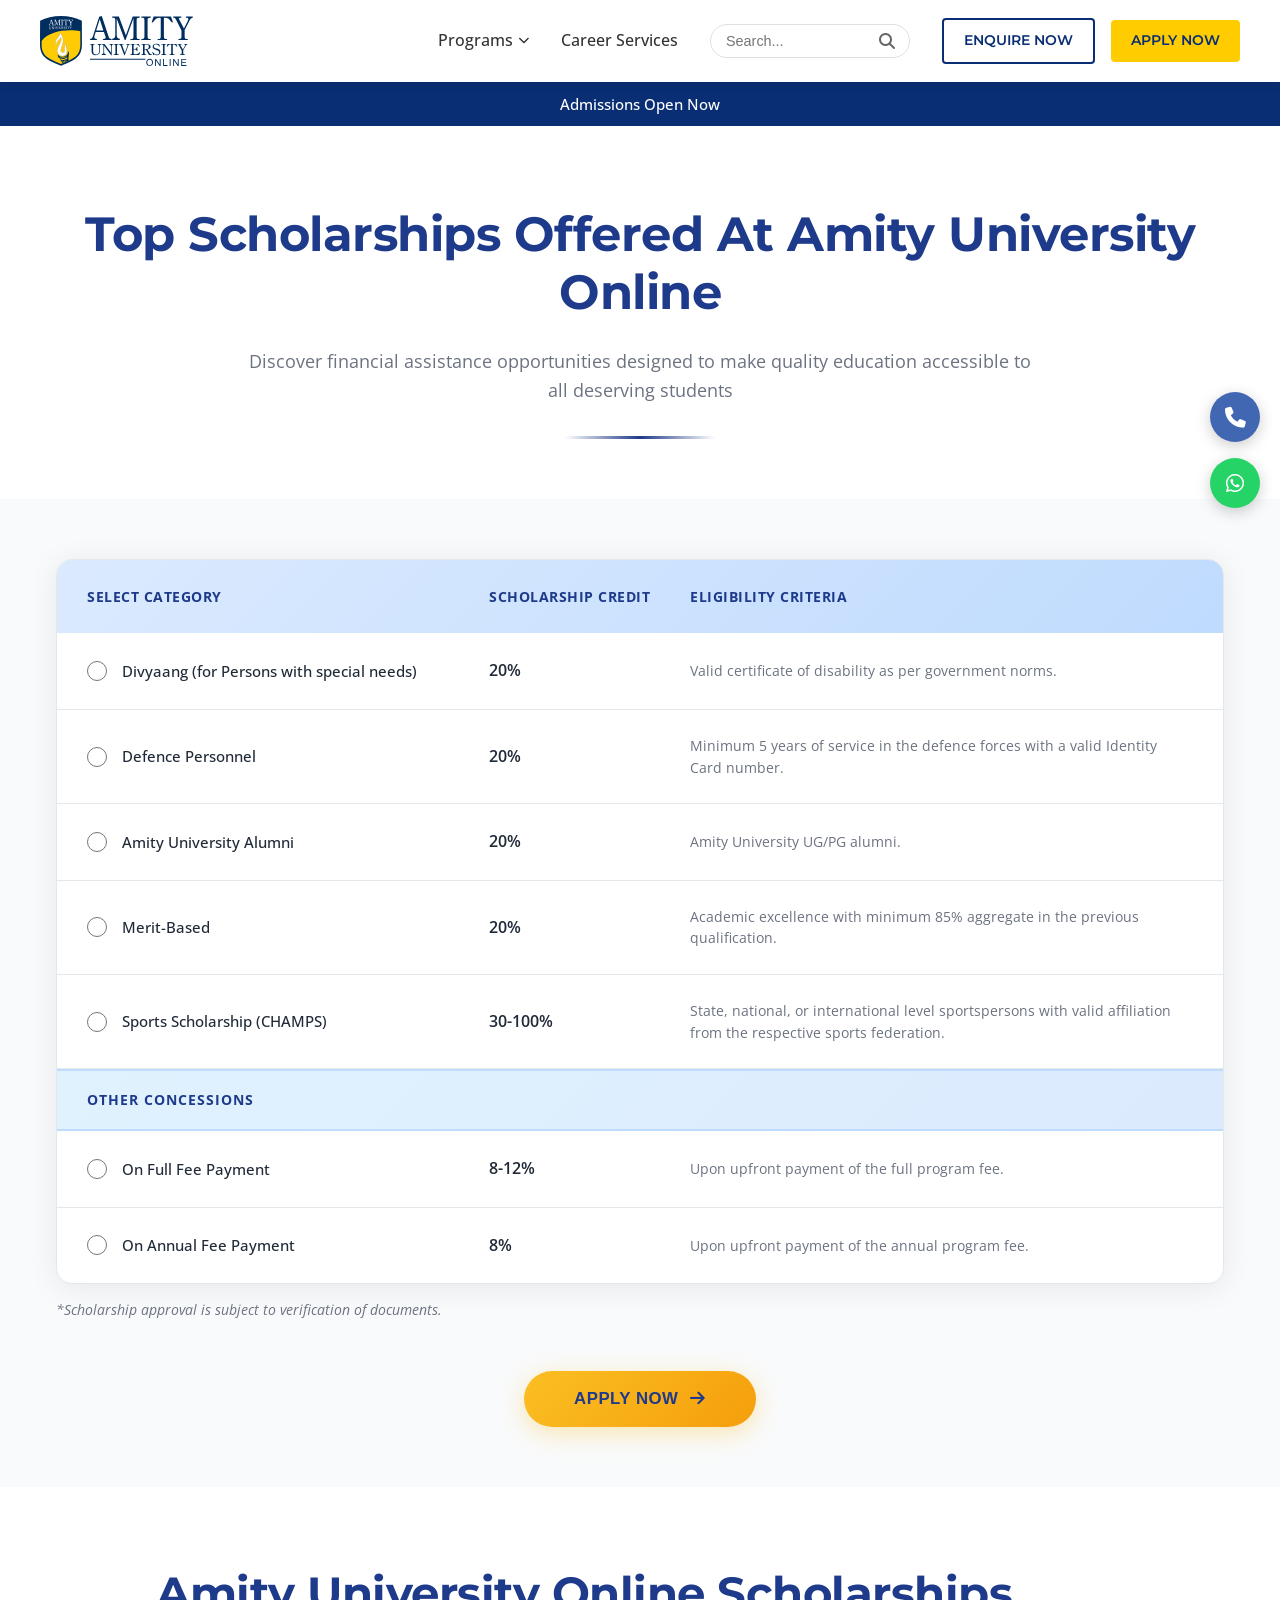
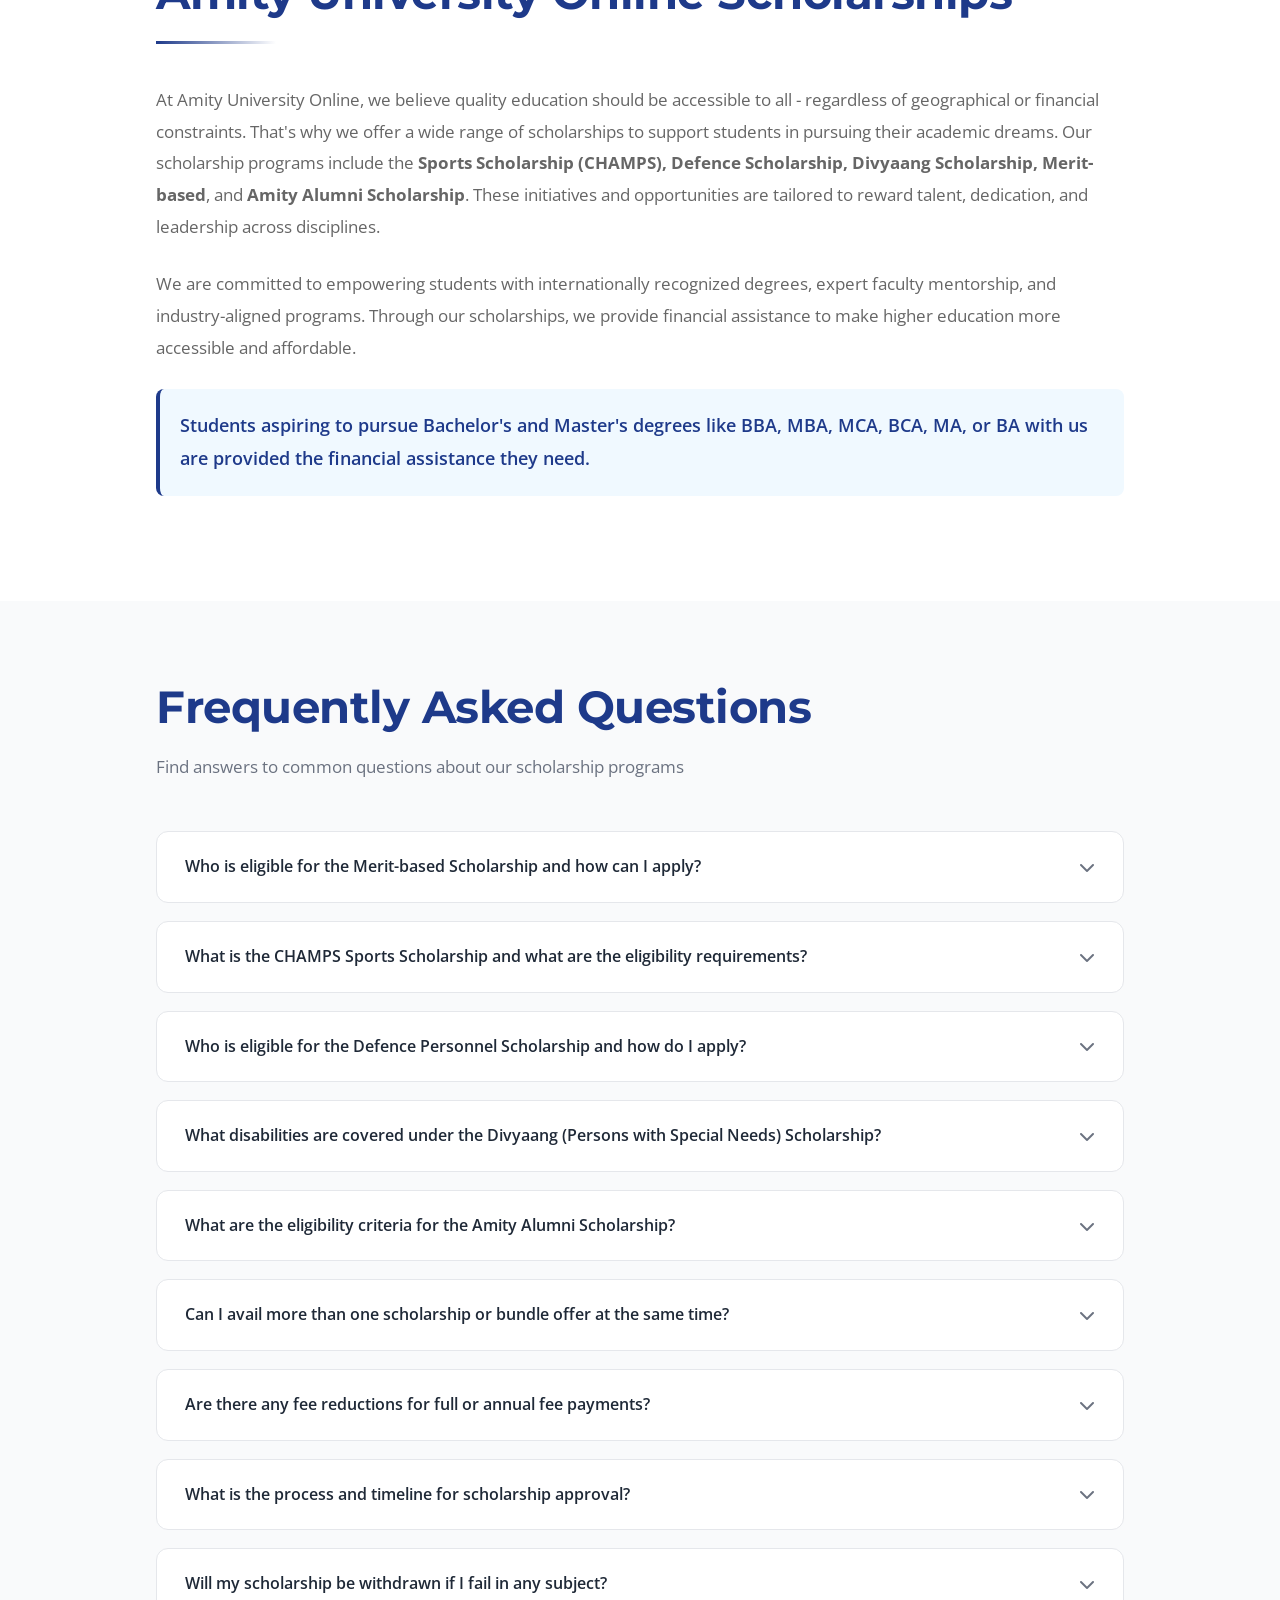
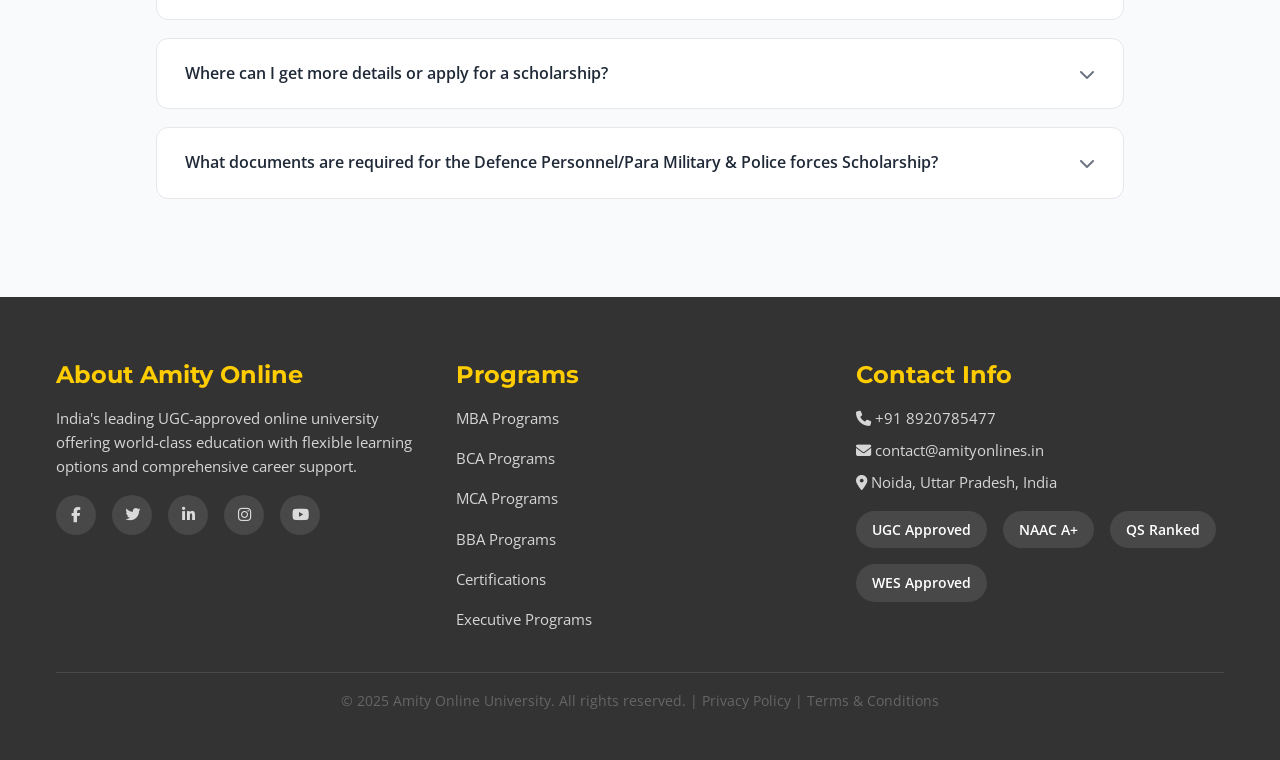
<file: scholarship.html>
﻿<!DOCTYPE html>
<html lang="en">
<head>
    <meta charset="UTF-8">
    <!-- Google tag (gtag.js) -->
    <script async src="https://www.googletagmanager.com/gtag/js?id=G-H2NDY0BJSH"></script>
    <script>
      window.dataLayer = window.dataLayer || [];
      function gtag(){dataLayer.push(arguments);}
      gtag('js', new Date());

      gtag('config', 'G-H2NDY0BJSH');
    </script>
    
    <!-- Meta Pixel Code -->
    <script>
    !function(f,b,e,v,n,t,s)
    {if(f.fbq)return;n=f.fbq=function(){n.callMethod?
    n.callMethod.apply(n,arguments):n.queue.push(arguments)};
    if(!f._fbq)f._fbq=n;n.push=n;n.loaded=!0;n.version='2.0';
    n.queue=[];t=b.createElement(e);t.async=!0;
    t.src=v;s=b.getElementsByTagName(e)[0];
    s.parentNode.insertBefore(t,s)}(window, document,'script',
    'https://connect.facebook.net/en_US/fbevents.js');
    fbq('init', '1616301293074479');
    fbq('track', 'PageView');
    </script>
    <noscript><img height="1" width="1" style="display:none"
    src="https://www.facebook.com/tr?id=1616301293074479&ev=PageView&noscript=1"
    /></noscript>
    <!-- End Meta Pixel Code -->
    <meta name="viewport" content="width=device-width, initial-scale=1.0">
    <meta http-equiv="Cache-Control" content="no-cache, no-store, must-revalidate">
    <meta http-equiv="Pragma" content="no-cache">
    <meta http-equiv="Expires" content="0">
    <meta name="description" content="🎖️ Get Scholarship up to 75% on Online Degrees | MBA, MCA, BBA Programs | Merit & Need-Based | Academic Excellence Scholarship | Apply Now | Limited Seats">
    <meta name="keywords" content="online degree scholarship, mba scholarship india, mca scholarship program, bba scholarship, education loan scholarship, merit scholarship, need based scholarship, academic scholarship, working professionals scholarship, amity online scholarship">
    <meta name="author" content="Amity Online University">
    <meta name="robots" content="index, follow">
    
    <!-- Open Graph Tags -->
    <meta property="og:title" content="Scholarship up to 75% | Online Degree Programs | Amity Online">
    <meta property="og:description" content="Merit-based scholarships for MBA, MCA, BBA programs. Apply now before seats fill up!">
    <meta property="og:url" content="https://amityonlines.in/scholarship">
    
    <!-- Canonical Tag -->
    <link rel="canonical" href="https://amityonlines.in/scholarship">
    
    <!-- Favicon -->
    <link rel="icon" href="assets/images/favicon.png" type="image/png">
    <link rel="apple-touch-icon" href="assets/images/favicon.png">
    
    <title>Scholarship up to 75% on Online Degrees | MBA, MCA, BBA | Amity Online</title>
    
    <!-- Fonts -->
    <link rel="preconnect" href="https://fonts.googleapis.com">
    <link rel="preconnect" href="https://fonts.gstatic.com" crossorigin>
    <link href="https://fonts.googleapis.com/css2?family=Montserrat:wght@400;500;600;700;800&family=Open+Sans:wght@400;500;600;700&display=swap" rel="stylesheet">
    
    <!-- Font Awesome -->
    <link rel="stylesheet" href="https://cdnjs.cloudflare.com/ajax/libs/font-awesome/6.4.0/css/all.min.css">
    
    <!-- Stylesheet -->
    <link rel="stylesheet" href="css/styles.css?v=20251219">
    
    <style>
        .scholarship-table {
            width: 100%;
            background: white;
            border-radius: 16px;
            overflow: hidden;
            box-shadow: 0 4px 30px rgba(0,0,0,0.08);
            border: 1px solid #e5e7eb;
            transition: box-shadow 0.3s ease;
        }
        
        .scholarship-table:hover {
            box-shadow: 0 6px 40px rgba(0,0,0,0.12);
        }
        
        .scholarship-table-header {
            display: grid;
            grid-template-columns: 2fr 1fr 2.5fr;
            background: linear-gradient(135deg, #dbeafe 0%, #bfdbfe 100%);
            padding: 25px 30px;
            font-weight: 700;
            color: #1e3a8a;
            font-size: 0.9rem;
            text-transform: uppercase;
            letter-spacing: 0.5px;
        }
        
        .scholarship-row {
            display: grid;
            grid-template-columns: 2fr 1fr 2.5fr;
            padding: 25px 30px;
            border-bottom: 1px solid #e5e7eb;
            align-items: center;
            transition: all 0.2s ease;
        }
        
        .scholarship-row:last-child {
            border-bottom: none;
        }
        
        .scholarship-row:hover {
            background: #f8fafc;
            transform: translateX(4px);
        }
        
        .scholarship-category {
            display: flex;
            align-items: center;
            gap: 15px;
        }
        
        .scholarship-category input[type="radio"]:checked {
            accent-color: #1e3a8a;
        }
        
        .radio-btn {
            width: 20px;
            height: 20px;
            border: 2px solid #3b82f6;
            border-radius: 50%;
            flex-shrink: 0;
        }
        
        .scholarship-category-text {
            color: #1f2937;
            font-weight: 500;
            font-size: 0.95rem;
        }
        
        .discount-text {
            color: #1f2937;
            font-weight: 600;
            font-size: 1rem;
        }
        
        .eligibility-text {
            color: #6b7280;
            font-size: 0.9rem;
            line-height: 1.5;
        }
        
        .section-divider {
            background: linear-gradient(135deg, #e0f2fe 0%, #dbeafe 100%);
            padding: 18px 30px;
            font-weight: 700;
            color: #1e3a8a;
            font-size: 0.85rem;
            text-transform: uppercase;
            letter-spacing: 1px;
            border-top: 2px solid #bfdbfe;
            border-bottom: 2px solid #bfdbfe;
        }
        
        .isat-logo {
            font-size: 3rem;
            font-weight: 800;
            color: #fbbf24;
            text-shadow: 2px 2px 0 #1e3a8a;
            letter-spacing: 3px;
        }
        
        .faq-item {
            background: white;
            border: 1px solid #e5e7eb;
            border-radius: 12px;
            margin-bottom: 18px;
            overflow: hidden;
            transition: all 0.3s ease;
        }
        
        .faq-item:hover {
            box-shadow: 0 4px 20px rgba(0,0,0,0.08);
            border-color: #bfdbfe;
        }
        
        .faq-question {
            padding: 22px 28px;
            cursor: pointer;
            display: flex;
            justify-content: space-between;
            align-items: center;
            color: #1f2937;
            font-weight: 600;
            font-size: 1rem;
            transition: all 0.3s ease;
        }
        
        .faq-question:hover {
            background: #f0f9ff;
            color: #1e3a8a;
        }
        
        .faq-icon {
            color: #6b7280;
            transition: transform 0.3s ease;
        }
        
        .faq-answer {
            padding: 0 28px;
            max-height: 0;
            overflow: hidden;
            transition: max-height 0.4s ease, padding 0.4s ease;
            background: #fafbfc;
        }
        
        .faq-item.active .faq-answer {
            padding: 20px 28px 25px 28px;
            max-height: 600px;
        }
        
        .faq-item.active {
            border-color: #3b82f6;
            box-shadow: 0 4px 20px rgba(59, 130, 246, 0.15);
        }
        
        .faq-item.active .faq-icon {
            transform: rotate(180deg);
        }
        
        /* Mobile Responsive Styles */
        @media (max-width: 768px) {
            /* Hero heading size reduction */
            section[style*="padding: 80px 0 60px 0"] {
                padding: 50px 0 40px 0 !important;
            }
            
            section[style*="padding: 80px 0 60px 0"] h1 {
                font-size: 1.75rem !important;
                line-height: 1.3 !important;
                padding: 0 15px;
            }
            
            section[style*="padding: 80px 0 60px 0"] p {
                font-size: 0.95rem !important;
                padding: 0 15px;
            }
            
            /* FAQ Section - More Concise */
            section[style*="padding: 80px 0; background: #f9fafb"] {
                padding: 50px 0 !important;
            }
            
            .faq-item {
                margin-bottom: 12px;
                border-radius: 8px;
            }
            
            .faq-question {
                padding: 14px 16px;
                font-size: 0.875rem;
                line-height: 1.4;
            }
            
            .faq-answer {
                padding: 0 16px;
                font-size: 0.8rem;
                line-height: 1.6;
            }
            
            .faq-item.active .faq-answer {
                padding: 12px 16px 16px 16px;
                max-height: 500px;
            }
            
            section[style*="padding: 80px 0; background: #f9fafb"] h2 {
                font-size: 1.75rem !important;
                margin-bottom: 15px !important;
            }
            
            section[style*="padding: 80px 0; background: #f9fafb"] p {
                font-size: 0.9rem !important;
                margin-bottom: 35px !important;
            }
            
            /* About Section Mobile */
            section[style*="padding: 80px 0; background: white"] {
                padding: 50px 0 !important;
            }
            
            section[style*="padding: 80px 0; background: white"] h2 {
                font-size: 1.75rem !important;
            }
            
            section[style*="padding: 80px 0; background: white"] div[style*="font-size: 1.05rem"] {
                font-size: 0.95rem !important;
            }
            
            /* Scholarship Table Mobile - Card Design */
            .scholarship-table {
                border-radius: 12px;
                box-shadow: 0 2px 15px rgba(0,0,0,0.06);
            }
            
            .scholarship-table-header {
                display: none;
            }
            
            .scholarship-row {
                grid-template-columns: 1fr !important;
                gap: 0 !important;
                padding: 18px 16px !important;
                border-bottom: 1px solid #e5e7eb !important;
                border-radius: 0 !important;
                background: white !important;
                position: relative;
                border-left: 3px solid transparent;
            }
            
            .scholarship-row:hover {
                background: #f9fafb !important;
            }
            
            .scholarship-row:has(input:checked) {
                background: linear-gradient(135deg, #eff6ff 0%, #dbeafe 100%) !important;
                border-left: 3px solid #1e3a8a !important;
                box-shadow: 0 2px 12px rgba(30, 58, 138, 0.15) !important;
            }
            
            .scholarship-row:has(input:checked) .scholarship-category-text {
                color: #1e3a8a !important;
            }
            
            .scholarship-row:has(input:checked) .discount-text {
                background: linear-gradient(135deg, #1e3a8a, #2563eb) !important;
                color: white !important;
                box-shadow: 0 3px 10px rgba(30, 58, 138, 0.3) !important;
            }
            
            .scholarship-row:first-child {
                border-radius: 12px 12px 0 0 !important;
            }
            
            .scholarship-row:last-child {
                border-radius: 0 0 12px 12px !important;
                border-bottom: none !important;
            }
            
            .scholarship-category {
                display: flex !important;
                align-items: flex-start !important;
                gap: 12px !important;
                margin-bottom: 12px !important;
                width: 100%;
            }
            
            .scholarship-category input[type="radio"],
            .scholarship-category input[type="checkbox"] {
                width: 20px !important;
                height: 20px !important;
                margin-top: 2px;
                flex-shrink: 0;
                cursor: pointer;
                accent-color: #1e3a8a;
            }
            
            /* Convert radio to checkbox appearance on mobile */
            .scholarship-row input[type="radio"] {
                appearance: none;
                -webkit-appearance: none;
                border: 2px solid #3b82f6;
                border-radius: 4px;
                background: white;
                position: relative;
            }
            
            .scholarship-row input[type="radio"]:checked {
                background: #1e3a8a;
                border-color: #1e3a8a;
            }
            
            .scholarship-row input[type="radio"]:checked::after {
                content: '✓';
                position: absolute;
                top: 50%;
                left: 50%;
                transform: translate(-50%, -50%);
                color: white;
                font-size: 14px;
                font-weight: bold;
            }
            
            .scholarship-category-text {
                font-size: 0.95rem !important;
                font-weight: 600 !important;
                line-height: 1.4 !important;
                flex: 1;
                color: #1e3a8a !important;
            }
            
            .discount-text {
                display: inline-block !important;
                background: linear-gradient(135deg, #dbeafe, #bfdbfe) !important;
                color: #1e3a8a !important;
                font-size: 0.95rem !important;
                font-weight: 700 !important;
                padding: 5px 12px !important;
                border-radius: 16px !important;
                margin-bottom: 10px !important;
                box-shadow: 0 2px 6px rgba(59, 130, 246, 0.15);
                min-width: fit-content !important;
                width: auto !important;
            }
            
            .eligibility-text {
                font-size: 0.825rem !important;
                line-height: 1.5 !important;
                color: #6b7280 !important;
                padding-left: 30px;
            }
            
            .section-divider {
                padding: 14px 16px !important;
                font-size: 0.75rem !important;
                letter-spacing: 0.8px;
            }
            
            /* Apply Now Modal Mobile */
            #applyNowModal > div {
                max-width: 100% !important;
                margin: 0 !important;
                border-radius: 16px !important;
            }
            
            #applyNowModal > div > div {
                grid-template-columns: 1fr !important;
                min-height: auto !important;
            }
            
            #applyNowModal > div > div > div:first-child {
                display: none !important;
            }
            
            #applyNowModal > div > div > div:last-child {
                padding: 30px 20px !important;
            }
            
            #applyNowModal h2 {
                font-size: 1.5rem !important;
            }
            
            #applyNowModal p {
                font-size: 0.9rem !important;
            }
            
            /* Button adjustments for mobile */
            button[onclick*="openApplyNowModal"] {
                padding: 14px 35px !important;
                font-size: 0.95rem !important;
            }
        }
        
        @media (max-width: 480px) {
            section[style*="padding: 80px 0 60px 0"] h1 {
                font-size: 1.5rem !important;
            }
            
            .scholarship-category-text {
                font-size: 0.875rem !important;
            }
            
            .discount-text {
                font-size: 0.9rem !important;
                padding: 4px 10px !important;
            }
            
            .eligibility-text {
                font-size: 0.8rem !important;
            }
        }
    </style>
</head>
<body>
    
    <!-- ================================
         HEADER / NAVIGATION
         ================================ -->
    <header class="header">
        <nav class="nav container">
            <a href="/" class="logo" style="display: flex; align-items: center; gap: 0.5rem;">
                <img src="assets/images/amity-logo.svg" alt="Amity Online" style="height: 50px; width: auto;">
            </a>
            
            <ul class="nav-menu" id="navMenu">
                <li><a href="programs" class="nav-link" style="display: flex; align-items: center; gap: 0.3rem;">Programs <i class="fas fa-chevron-down" style="font-size: 0.7rem;"></i></a></li>
                <li><a href="#career-services" class="nav-link">Career Services</a></li>
                <li class="nav-search-desktop">
                    <div style="position: relative; display: flex; align-items: center;">
                        <input type="text" placeholder="Search..." style="padding: 8px 35px 8px 15px; border: 1px solid var(--border-color); border-radius: 20px; font-size: 0.9rem; width: 200px;">
                        <i class="fas fa-search" style="position: absolute; right: 15px; color: var(--text-gray);"></i>
                    </div>
                </li>
                
                <div class="nav-cta">
                    <a href="contact?type=enquire" class="btn" style="background: white; color: var(--navy-blue); border: 2px solid var(--navy-blue);">Enquire Now</a>
                    <a href="contact?type=apply" class="btn btn-primary">Apply Now</a>
                </div>
            </ul>
            
            <button class="mobile-toggle" id="mobileToggle">
                <span></span>
                <span></span>
                <span></span>
            </button>
        </nav>
    </header>
    
    <!-- ================================
         TOP BANNER
         ================================ -->
    <div style="background: var(--navy-blue); color: white; text-align: center; padding: 10px 0; font-size: 0.95rem; font-weight: 500;">
        Admissions Open Now
    </div>
    
    <!-- ================================
         HERO SECTION - SCHOLARSHIP
         ================================ -->
    <section style="background: white; padding: 80px 0 60px 0;">
        <div class="container" style="max-width: 1200px;">
            <div style="text-align: center;">
                <h1 style="font-size: 3rem; font-weight: 700; margin-bottom: 25px; line-height: 1.2; color: #1e3a8a; letter-spacing: -0.5px;">Top Scholarships Offered At Amity University Online</h1>
                <p style="font-size: 1.1rem; color: #6b7280; max-width: 800px; margin: 0 auto 30px; line-height: 1.7;">Discover financial assistance opportunities designed to make quality education accessible to all deserving students</p>
                <hr style="border: none; height: 3px; background: linear-gradient(90deg, transparent, #1e3a8a, transparent); max-width: 150px; margin: 0 auto;">
            </div>
        </div>
    </section>
    
    <!-- ================================
         SCHOLARSHIP TABLE
         ================================ -->
    <section style="padding: 60px 0; background: #f9fafb;">
        <div class="container" style="max-width: 1200px;">
            <div class="scholarship-table">
                <!-- Table Header -->
                <div class="scholarship-table-header">
                    <div>SELECT CATEGORY</div>
                    <div>SCHOLARSHIP CREDIT</div>
                    <div>ELIGIBILITY CRITERIA</div>
                </div>
                
                <!-- Scholarship Rows -->
                <div class="scholarship-row" onclick="selectScholarship('divyaang')" style="cursor: pointer; transition: background 0.2s;" onmouseover="this.style.background='#f9fafb'" onmouseout="if(!this.querySelector('input').checked) this.style.background='white'">
                    <div class="scholarship-category">
                        <input type="radio" name="scholarship" id="divyaang" style="width: 20px; height: 20px; cursor: pointer;">
                        <div class="scholarship-category-text">Divyaang (for Persons with special needs)</div>
                    </div>
                    <div class="discount-text">20%</div>
                    <div class="eligibility-text">Valid certificate of disability as per government norms.</div>
                </div>
                
                <div class="scholarship-row" onclick="selectScholarship('defence')" style="cursor: pointer; transition: background 0.2s;" onmouseover="this.style.background='#f9fafb'" onmouseout="if(!this.querySelector('input').checked) this.style.background='white'">
                    <div class="scholarship-category">
                        <input type="radio" name="scholarship" id="defence" style="width: 20px; height: 20px; cursor: pointer;">
                        <div class="scholarship-category-text">Defence Personnel</div>
                    </div>
                    <div class="discount-text">20%</div>
                    <div class="eligibility-text">Minimum 5 years of service in the defence forces with a valid Identity Card number.</div>
                </div>
                
                <div class="scholarship-row" onclick="selectScholarship('alumni')" style="cursor: pointer; transition: background 0.2s;" onmouseover="this.style.background='#f9fafb'" onmouseout="if(!this.querySelector('input').checked) this.style.background='white'">
                    <div class="scholarship-category">
                        <input type="radio" name="scholarship" id="alumni" style="width: 20px; height: 20px; cursor: pointer;">
                        <div class="scholarship-category-text">Amity University Alumni</div>
                    </div>
                    <div class="discount-text">20%</div>
                    <div class="eligibility-text">Amity University UG/PG alumni.</div>
                </div>
                
                <div class="scholarship-row" onclick="selectScholarship('merit')" style="cursor: pointer; transition: background 0.2s;" onmouseover="this.style.background='#f9fafb'" onmouseout="if(!this.querySelector('input').checked) this.style.background='white'">
                    <div class="scholarship-category">
                        <input type="radio" name="scholarship" id="merit" style="width: 20px; height: 20px; cursor: pointer;">
                        <div class="scholarship-category-text">Merit-Based</div>
                    </div>
                    <div class="discount-text">20%</div>
                    <div class="eligibility-text">Academic excellence with minimum 85% aggregate in the previous qualification.</div>
                </div>
                
                <div class="scholarship-row" onclick="selectScholarship('sports')" style="cursor: pointer; transition: background 0.2s;" onmouseover="this.style.background='#f9fafb'" onmouseout="if(!this.querySelector('input').checked) this.style.background='white'">
                    <div class="scholarship-category">
                        <input type="radio" name="scholarship" id="sports" style="width: 20px; height: 20px; cursor: pointer;">
                        <div class="scholarship-category-text">Sports Scholarship (CHAMPS)</div>
                    </div>
                    <div class="discount-text">30-100%</div>
                    <div class="eligibility-text">State, national, or international level sportspersons with valid affiliation from the respective sports federation.</div>
                </div>
                
                <!-- Other Concessions Section -->
                <div class="section-divider">
                    OTHER CONCESSIONS
                </div>
                
                <div class="scholarship-row" onclick="selectScholarship('fullpayment')" style="cursor: pointer; transition: background 0.2s;" onmouseover="this.style.background='#f9fafb'" onmouseout="if(!this.querySelector('input').checked) this.style.background='white'">
                    <div class="scholarship-category">
                        <input type="radio" name="scholarship" id="fullpayment" style="width: 20px; height: 20px; cursor: pointer;">
                        <div class="scholarship-category-text">On Full Fee Payment</div>
                    </div>
                    <div class="discount-text">8-12%</div>
                    <div class="eligibility-text">Upon upfront payment of the full program fee.</div>
                </div>
                
                <div class="scholarship-row" onclick="selectScholarship('annualpayment')" style="cursor: pointer; transition: background 0.2s;" onmouseover="this.style.background='#f9fafb'" onmouseout="if(!this.querySelector('input').checked) this.style.background='white'">
                    <div class="scholarship-category">
                        <input type="radio" name="scholarship" id="annualpayment" style="width: 20px; height: 20px; cursor: pointer;">
                        <div class="scholarship-category-text">On Annual Fee Payment</div>
                    </div>
                    <div class="discount-text">8%</div>
                    <div class="eligibility-text">Upon upfront payment of the annual program fee.</div>
                </div>
            </div>
            
            <p style="color: #6b7280; font-size: 0.85rem; margin-top: 15px; font-style: italic;">*Scholarship approval is subject to verification of documents.</p>
            
            <!-- Apply Now Button -->
            <div style="text-align: center; margin-top: 50px;">
                <button onclick="openApplyNowModal()" style="background: linear-gradient(135deg, #fbbf24, #f59e0b); color: #1e3a8a; padding: 18px 50px; border-radius: 35px; font-weight: 700; font-size: 1.05rem; border: none; cursor: pointer; display: inline-flex; align-items: center; gap: 12px; box-shadow: 0 6px 25px rgba(251, 191, 36, 0.35); transition: all 0.3s ease; text-transform: uppercase; letter-spacing: 0.5px;" onmouseover="this.style.transform='translateY(-3px)'; this.style.boxShadow='0 8px 30px rgba(251, 191, 36, 0.45)'" onmouseout="this.style.transform='translateY(0)'; this.style.boxShadow='0 6px 25px rgba(251, 191, 36, 0.35)'">
                    Apply Now <i class="fas fa-arrow-right"></i>
                </button>
            </div>
        </div>
    </section>
    
    <!-- ================================
         ABOUT SCHOLARSHIPS
         ================================ -->
    <section style="padding: 80px 0; background: white;">
        <div class="container" style="max-width: 1000px;">
            <h2 style="font-size: 2.8rem; color: #1e3a8a; margin-bottom: 20px; font-weight: 700; letter-spacing: -0.5px;">Amity University Online Scholarships</h2>
            <hr style="border: none; height: 3px; background: linear-gradient(90deg, #1e3a8a, transparent); max-width: 120px; margin: 0 0 40px 0;">
            
            <div style="color: #4b5563; font-size: 1.05rem; line-height: 1.9; margin-bottom: 25px;">
                <p style="margin-bottom: 25px;">At Amity University Online, we believe quality education should be accessible to all - regardless of geographical or financial constraints. That's why we offer a wide range of scholarships to support students in pursuing their academic dreams. Our scholarship programs include the <strong>Sports Scholarship (CHAMPS), Defence Scholarship, Divyaang Scholarship, Merit-based</strong>, and <strong>Amity Alumni Scholarship</strong>. These initiatives and opportunities are tailored to reward talent, dedication, and leadership across disciplines.</p>
                
                <p style="margin-bottom: 25px;">We are committed to empowering students with internationally recognized degrees, expert faculty mentorship, and industry-aligned programs. Through our scholarships, we provide financial assistance to make higher education more accessible and affordable.</p>
                
                <p style="margin-bottom: 0; font-weight: 600; color: #1e3a8a; font-size: 1.1rem; padding: 20px; background: #f0f9ff; border-left: 4px solid #1e3a8a; border-radius: 8px;">Students aspiring to pursue Bachelor's and Master's degrees like BBA, MBA, MCA, BCA, MA, or BA with us are provided the financial assistance they need.</p>
            </div>
        </div>
    </section>
    
    <!-- ================================
         FAQ SECTION
         ================================ -->
    <section style="padding: 80px 0; background: #f9fafb;">
        <div class="container" style="max-width: 1000px;">
            <h2 style="font-size: 2.8rem; color: #1e3a8a; margin-bottom: 20px; font-weight: 700; letter-spacing: -0.5px;">Frequently Asked Questions</h2>
            <p style="font-size: 1.05rem; color: #6b7280; margin-bottom: 50px;">Find answers to common questions about our scholarship programs</p>
            
            <div class="faq-container">
                <div class="faq-item">
                    <div class="faq-question" onclick="toggleFAQ(this)">
                        <span>Who is eligible for the Merit-based Scholarship and how can I apply?</span>
                        <i class="fas fa-chevron-down faq-icon"></i>
                    </div>
                    <div class="faq-answer">
                        <p style="color: #6b7280; line-height: 1.7;">Students who have secured a minimum of 85% aggregate in their previous qualification are eligible for up to 20% reduction on full program fee.<br><br>To apply, simply fill in your details in the scholarship form and upload your academic transcripts. The university will verify the documents before approval.</p>
                    </div>
                </div>
                
                <div class="faq-item">
                    <div class="faq-question" onclick="toggleFAQ(this)">
                        <span>What is the CHAMPS Sports Scholarship and what are the eligibility requirements?</span>
                        <i class="fas fa-chevron-down faq-icon"></i>
                    </div>
                    <div class="faq-answer">
                        <p style="color: #6b7280; line-height: 1.7;">The CHAMPS Scholarship is offered to students who have participated in state, national, or international level sports. Scholarships range from 30% to 100% fee reduction, depending on the level of achievement and valid affiliation.<br><br>To apply, you must submit:<br>- Certificates of participation & achievement<br>- Valid affiliation certificate from a recognized sports federation</p>
                    </div>
                </div>
                
                <div class="faq-item">
                    <div class="faq-question" onclick="toggleFAQ(this)">
                        <span>Who is eligible for the Defence Personnel Scholarship and how do I apply?</span>
                        <i class="fas fa-chevron-down faq-icon"></i>
                    </div>
                    <div class="faq-answer">
                        <p style="color: #6b7280; line-height: 1.7;">Individuals who have served/serving at the Defence Forces, Para Military forces or Police Services are eligible for a 20% fee reduction.<br><br>To apply, submit:<br>- Fee concession form for Defence Forces, Para Military & Police Forces to be filled<br>- A service certificate verified by the Commanding Officer /Zila Sainik Board / Local Station Commander<br><br>*Scholarship approval is subject to document verification.*</p>
                    </div>
                </div>
                
                <div class="faq-item">
                    <div class="faq-question" onclick="toggleFAQ(this)">
                        <span>What disabilities are covered under the Divyaang (Persons with Special Needs) Scholarship?</span>
                        <i class="fas fa-chevron-down faq-icon"></i>
                    </div>
                    <div class="faq-answer">
                        <p style="color: #6b7280; line-height: 1.7;">The Divyaang Scholarship is available for students with disabilities recognized under the Rights of Persons with Disabilities (RPWD) Act, 2016.<br><br>The Act includes 6 disability categories, which cover 21 sub-categories such as:-<br>Physical Disability- Locomotor disability- Leprosy Cured Person- Cerebral Palsy- Dwarfism- Muscular Dystrophy- Blindness- Low-Vision- Deaf & Hard of Hearing- Speech & Language Disability- Intellectual disability- Specific Learning Disability- Autism Spectrum Disorder- Mental behaviour- Mental Illness- Disability caused due to Chronic Neurological Conditions- Multiple Sclerosis- Parkinson's Disease- Disability caused due to Blood disorder- Haemophilia- Thalassemia- Sickle Cell Disease- Multiple Disabilities- Deaf-Blindness<br><br>To apply, students must submit a valid government-issued disability certificate as per the RPWD Act norms with disability of 40% and above.</p>
                    </div>
                </div>
                
                <div class="faq-item">
                    <div class="faq-question" onclick="toggleFAQ(this)">
                        <span>What are the eligibility criteria for the Amity Alumni Scholarship?</span>
                        <i class="fas fa-chevron-down faq-icon"></i>
                    </div>
                    <div class="faq-answer">
                        <p style="color: #6b7280; line-height: 1.7;">The Amity Alumni Scholarship is available to individuals who have previously completed a program with Amity University. Eligible alumni can avail a 20% fee reduction on their course fees by providing required documents.</p>
                    </div>
                </div>
                
                <div class="faq-item">
                    <div class="faq-question" onclick="toggleFAQ(this)">
                        <span>Can I avail more than one scholarship or bundle offer at the same time?</span>
                        <i class="fas fa-chevron-down faq-icon"></i>
                    </div>
                    <div class="faq-answer">
                        <p style="color: #6b7280; line-height: 1.7;">No, students are eligible for only one scholarship or offer at a time.</p>
                    </div>
                </div>
                
                <div class="faq-item">
                    <div class="faq-question" onclick="toggleFAQ(this)">
                        <span>Are there any fee reductions for full or annual fee payments?</span>
                        <i class="fas fa-chevron-down faq-icon"></i>
                    </div>
                    <div class="faq-answer">
                        <p style="color: #6b7280; line-height: 1.7;">Yes, Amity University Online offers:<br>- 12% discount for full program fee payment (UG programs)<br>- 8% discount for full program fee payment (PG programs)<br>- 5% discount for annual fee payment (UG & PG programs )<br><br>These discounts are automatically applied when you choose the respective payment option during enrollment.</p>
                    </div>
                </div>
                
                <div class="faq-item">
                    <div class="faq-question" onclick="toggleFAQ(this)">
                        <span>What is the process and timeline for scholarship approval?</span>
                        <i class="fas fa-chevron-down faq-icon"></i>
                    </div>
                    <div class="faq-answer">
                        <p style="color: #6b7280; line-height: 1.7;">Scholarships are approved only after document verification. Once all required documents are submitted, the approval process typically takes 7â€“10 working days.</p>
                    </div>
                </div>
                
                <div class="faq-item">
                    <div class="faq-question" onclick="toggleFAQ(this)">
                        <span>Will my scholarship be withdrawn if I fail in any subject?</span>
                        <i class="fas fa-chevron-down faq-icon"></i>
                    </div>
                    <div class="faq-answer">
                        <p style="color: #6b7280; line-height: 1.7;">No, the scholarship is not withdrawn if a student fails. However, students must maintain compliance with university regulations and academic performance standards.</p>
                    </div>
                </div>
                
                <div class="faq-item">
                    <div class="faq-question" onclick="toggleFAQ(this)">
                        <span>Where can I get more details or apply for a scholarship?</span>
                        <i class="fas fa-chevron-down faq-icon"></i>
                    </div>
                    <div class="faq-answer">
                        <p style="color: #6b7280; line-height: 1.7;">Visit the Scholarship Page on the Amity University Online website or contact the Admissions Team for assistance.</p>
                    </div>
                </div>
                
                <div class="faq-item">
                    <div class="faq-question" onclick="toggleFAQ(this)">
                        <span>What documents are required for the Defence Personnel/Para Military & Police forces Scholarship?</span>
                        <i class="fas fa-chevron-down faq-icon"></i>
                    </div>
                    <div class="faq-answer">
                        <p style="color: #6b7280; line-height: 1.7;">The Defence Personnel, Para Military & Police forces Scholarship is available to individuals who have served/are serving.<br><br>To apply, you must submit:<br>- Fee concession form for Defence Forces, Para Military & Police Forces to be filled<br>- A service certificate verified by the commanding officer /Zila Sainik Board / Local Station Commander</p>
                    </div>
                </div>
            </div>
        </div>
    </section>
    
    <!-- ================================
         FOOTER
         ================================ -->
    <footer class="footer">
        <div class="container">
            <div class="footer-content">
                <!-- Footer Section 1 -->
                <div class="footer-section">
                    <h3>About Amity Online</h3>
                    <p>
                        India's leading UGC-approved online university offering world-class education with flexible learning options and comprehensive career support.
                    </p>
                    <div class="social-links">
                        <a href="#" class="social-link"><i class="fab fa-facebook-f"></i></a>
                        <a href="#" class="social-link"><i class="fab fa-twitter"></i></a>
                        <a href="#" class="social-link"><i class="fab fa-linkedin-in"></i></a>
                        <a href="#" class="social-link"><i class="fab fa-instagram"></i></a>
                        <a href="#" class="social-link"><i class="fab fa-youtube"></i></a>
                    </div>
                </div>
                
                <!-- Footer Section 2 -->
                <div class="footer-section">
                    <h3>Programs</h3>
                    <div class="footer-links">
                        <a href="mba">MBA Programs</a>
                        <a href="bca">BCA Programs</a>
                        <a href="mca">MCA Programs</a>
                        <a href="bba">BBA Programs</a>
                        <a href="programs">Certifications</a>
                        <a href="programs">Executive Programs</a>
                    </div>
                </div>
                
                <!-- Footer Section 4 -->
                <div class="footer-section">
                    <h3>Contact Info</h3>
                    <p><i class="fas fa-phone"></i> +91 8920785477</p>
                    <p><i class="fas fa-envelope"></i> contact@amityonlines.in</p>
                    <p><i class="fas fa-map-marker-alt"></i> Noida, Uttar Pradesh, India</p>
                    
                    <div class="accreditation-badges">
                        <span class="badge">UGC Approved</span>
                        <span class="badge">NAAC A+</span>
                        <span class="badge">QS Ranked</span>
                        <span class="badge">WES Approved</span>
                    </div>
                </div>
            </div>
            
            <div class="footer-bottom">
                <p>&copy; 2025 Amity Online University. All rights reserved. | <a href="#">Privacy Policy</a> | <a href="#">Terms & Conditions</a></p>
            </div>
        </div>
    </footer>
    
    
    <!-- Floating Contact Buttons -->
    <div class="floating-icons" style="position: fixed; right: 20px; top: 50%; transform: translateY(-50%); z-index: 1000; display: flex; flex-direction: column; gap: 1rem;">
        <a href="tel:+918920785477" style="width: 50px; height: 50px; background: #4267B2; border-radius: 50%; display: flex; align-items: center; justify-content: center; color: white; font-size: 1.3rem; box-shadow: 0 4px 15px rgba(0,0,0,0.2); transition: transform 0.3s ease;" onmouseover="this.style.transform='scale(1.1)'" onmouseout="this.style.transform='scale(1)'">
            <i class="fas fa-phone"></i>
        </a>
        <a href="https://wa.me/918920785477" target="_blank" style="width: 50px; height: 50px; background: #25D366; border-radius: 50%; display: flex; align-items: center; justify-content: center; color: white; font-size: 1.3rem; box-shadow: 0 4px 15px rgba(0,0,0,0.2); transition: transform 0.3s ease;" onmouseover="this.style.transform='scale(1.1)'" onmouseout="this.style.transform='scale(1)'">
            <i class="fab fa-whatsapp"></i>
        </a>
    </div>
    
    <!-- JavaScript -->
    <script src="js/notification.js?v=20251219"></script>
    <script src="js/script.js?v=20251219"></script>
    <script src="js/form-validation.js?v=20251219"></script>
    
    <!-- Apply Now Modal -->
    <div id="applyNowModal" onclick="closeApplyNowModal()" style="display: none; position: fixed; top: 0; left: 0; right: 0; bottom: 0; background: rgba(0, 0, 0, 0.75); z-index: 9999; align-items: center; justify-content: center; padding: 20px; overflow-y: auto;">
        <div onclick="event.stopPropagation()" style="background: white; border-radius: 20px; overflow: hidden; max-width: 900px; width: 100%; max-height: 90vh; overflow-y: auto; position: relative; box-shadow: 0 10px 40px rgba(0,0,0,0.3);">
            <button onclick="closeApplyNowModal()" style="position: absolute; top: 15px; right: 15px; background: rgba(255,255,255,0.9); border: none; width: 35px; height: 35px; border-radius: 50%; cursor: pointer; font-size: 20px; color: #1e3a8a; display: flex; align-items: center; justify-content: center; z-index: 10; box-shadow: 0 2px 10px rgba(0,0,0,0.2);"><i class="fas fa-times"></i></button>
            
            <div style="display: grid; grid-template-columns: 1fr 1fr; min-height: 500px;">
                <!-- Left Side - Image -->
                <div style="background: url('assets/images/apply-now-popup.webp') center/cover; min-height: 500px;"></div>
                
                <!-- Right Side - Form -->
                <div style="padding: 40px;">
                    <h2 style="color: #1e3a8a; font-size: 1.8rem; font-weight: 700; margin-bottom: 10px;">Start Your Application Now</h2>
                    <p style="color: #6b7280; font-size: 0.95rem; margin-bottom: 30px;">Please provide the information below, and our counsellor will get in touch with you.</p>
                    
                    <form id="applyNowForm">
                        <div style="margin-bottom: 20px;">
                            <label style="display: block; color: #374151; font-weight: 600; margin-bottom: 8px; font-size: 0.9rem;">Phone Number <span style="color: #ef4444;">*</span></label>
                            <div style="display: flex; gap: 10px;">
                                <select class="country-code-select" style="width: 100px; padding: 12px; border: 1px solid #d1d5db; border-radius: 8px; font-size: 0.95rem;">
                                    <option value="+91">IN +91</option>
                                </select>
                                <input type="tel" placeholder="Enter your no." required style="flex: 1; padding: 12px; border: 1px solid #d1d5db; border-radius: 8px; font-size: 0.95rem;">
                            </div>
                        </div>
                        
                        <div style="margin-bottom: 20px;">
                            <label style="display: block; color: #374151; font-weight: 600; margin-bottom: 8px; font-size: 0.9rem;">Full Name <span style="color: #ef4444;">*</span></label>
                            <input type="text" placeholder="Enter your full name" required style="width: 100%; padding: 12px; border: 1px solid #d1d5db; border-radius: 8px; font-size: 0.95rem;">
                        </div>
                        
                        <div style="margin-bottom: 20px;">
                            <label style="display: block; color: #374151; font-weight: 600; margin-bottom: 8px; font-size: 0.9rem;">Email ID <span style="color: #ef4444;">*</span></label>
                            <input type="email" placeholder="abc@xyz.com" required style="width: 100%; padding: 12px; border: 1px solid #d1d5db; border-radius: 8px; font-size: 0.95rem;">
                        </div>
                        
                        <div style="margin-bottom: 25px;">
                            <label style="display: flex; gap: 8px; font-size: 0.75rem; color: #6b7280; line-height: 1.4;">
                                <input type="checkbox" required style="margin-top: 2px;">
                                <span>By entering these details I agree that Amity University Online and its associates can contact me with updates & notifications via Email, SMS, WhatsApp, and Voice call as per the Privacy Policy. This consent will override any registration for DNC / NDNC.</span>
                            </label>
                        </div>
                        
                        <button type="submit" style="width: 100%; background: #1e3a8a; color: white; padding: 14px; border: none; border-radius: 8px; font-size: 1rem; font-weight: 700; cursor: pointer; transition: background 0.3s;" onmouseover="this.style.background='#2c5282'" onmouseout="this.style.background='#1e3a8a'">SUBMIT</button>
                    </form>
                </div>
            </div>
        </div>
    </div>
    
    <script>
        // FAQ Toggle Function
        function toggleFAQ(element) {
            const faqItem = element.parentElement;
            const allFAQs = document.querySelectorAll('.faq-item');
            
            // Close all other FAQs
            allFAQs.forEach(item => {
                if (item !== faqItem && item.classList.contains('active')) {
                    item.classList.remove('active');
                }
            });
            
            // Toggle current FAQ
            faqItem.classList.toggle('active');
        }
        
        // Scholarship Selection Function
        function selectScholarship(id) {
            const radio = document.getElementById(id);
            radio.checked = true;
            
            // Trigger the CSS :has() styling by dispatching a change event
            radio.dispatchEvent(new Event('change'));
        }
        
        // Apply Now Modal Functions
        function openApplyNowModal() {
            document.getElementById('applyNowModal').style.display = 'flex';
            document.body.style.overflow = 'hidden';
        }
        
        function closeApplyNowModal() {
            document.getElementById('applyNowModal').style.display = 'none';
            document.body.style.overflow = 'auto';
        }
        
        // Apply Now Form Handler
        // Form is now handled by form-validation.js
    </script>
</body>
</html>
</file>
<file: css/styles.css>
/* ================================
   AMITY ONLINE UNIVERSITY CLONE
   Modern, Professional, Responsive
   ================================ */

/* CSS Variables */
:root {
  --navy-blue: #0a2e73;
  --gold: #ffcc00;
  --white: #ffffff;
  --light-gray: #f5f5f5;
  --dark-gray: #333333;
  --text-gray: #666666;
  --border-color: #e0e0e0;
  --success-green: #28a745;
  --hover-navy: #082557;
  
  /* Typography */
  --font-heading: 'Montserrat', sans-serif;
  --font-body: 'Open Sans', sans-serif;
  
  /* Spacing */
  --spacing-xs: 0.5rem;
  --spacing-sm: 1rem;
  --spacing-md: 2rem;
  --spacing-lg: 4rem;
  --spacing-xl: 6rem;
  
  /* Container */
  --container-max: 1200px;
  
  /* Transitions */
  --transition-fast: 0.3s ease;
  --transition-smooth: 0.5s ease;
}

/* ================================
   GLOBAL RESET & BASE STYLES
   ================================ */

* {
  margin: 0;
  padding: 0;
  box-sizing: border-box;
}

html {
  scroll-behavior: smooth;
  font-size: 16px;
}

body {
  font-family: var(--font-body);
  color: var(--dark-gray);
  line-height: 1.6;
  overflow-x: hidden;
}

img {
  max-width: 100%;
  height: auto;
  display: block;
}

a {
  text-decoration: none;
  color: inherit;
  transition: var(--transition-fast);
}

ul {
  list-style: none;
}

/* ================================
   UTILITY CLASSES
   ================================ */

/* Hidden card class for filter functionality on mobile */
/* Uses !important to override display: flex !important in responsive styles */
.program-card-new.hidden-card {
  display: none !important;
}

/* ================================
   TYPOGRAPHY
   ================================ */

/* ================================
   SEARCH DROPDOWN STYLES
   ================================ */
.search-dropdown {
  scrollbar-width: thin;
  scrollbar-color: #ccc #f5f5f5;
}

.search-dropdown::-webkit-scrollbar {
  width: 6px;
}

.search-dropdown::-webkit-scrollbar-track {
  background: #f5f5f5;
  border-radius: 3px;
}

.search-dropdown::-webkit-scrollbar-thumb {
  background: #ccc;
  border-radius: 3px;
}

.search-dropdown::-webkit-scrollbar-thumb:hover {
  background: #999;
}

.search-dropdown a:last-child {
  border-bottom: none;
}

h1, h2, h3, h4, h5, h6 {
  font-family: var(--font-heading);
  font-weight: 700;
  line-height: 1.2;
  color: var(--navy-blue);
  margin-bottom: var(--spacing-sm);
}

h1 {
  font-size: 2.5rem;
}

h2 {
  font-size: 2rem;
}

h3 {
  font-size: 1.5rem;
}

h4 {
  font-size: 1.25rem;
}

p {
  margin-bottom: var(--spacing-sm);
  color: var(--text-gray);
}

/* ================================
   UTILITY CLASSES
   ================================ */

.container {
  max-width: var(--container-max);
  margin: 0 auto;
  padding: 0 var(--spacing-sm);
}

.section {
  padding: var(--spacing-lg) 0;
}

.section-title {
  text-align: center;
  margin-bottom: var(--spacing-md);
}

.section-title h2 {
  font-size: 2.5rem;
  margin-bottom: var(--spacing-sm);
}

.section-title p {
  font-size: 1.1rem;
  color: var(--text-gray);
}

.text-center {
  text-align: center;
}

/* ================================
   BUTTONS
   ================================ */

.btn {
  display: inline-block;
  padding: 12px 30px;
  font-family: var(--font-heading);
  font-size: 0.95rem;
  font-weight: 600;
  text-transform: uppercase;
  border: none;
  border-radius: 4px;
  cursor: pointer;
  transition: var(--transition-fast);
  text-align: center;
}

.btn-primary {
  background: var(--gold);
  color: var(--navy-blue);
}

.btn-primary:hover {
  background: #e6b800;
  transform: translateY(-2px);
  box-shadow: 0 4px 12px rgba(255, 204, 0, 0.4);
}

.btn-secondary {
  background: var(--navy-blue);
  color: var(--white);
}

.btn-secondary:hover {
  background: var(--hover-navy);
  transform: translateY(-2px);
  box-shadow: 0 4px 12px rgba(10, 46, 115, 0.4);
}

.btn-outline {
  background: transparent;
  color: var(--navy-blue);
  border: 2px solid var(--navy-blue);
}

.btn-outline:hover {
  background: var(--navy-blue);
  color: var(--white);
}

.btn-group {
  display: flex;
  gap: var(--spacing-sm);
  flex-wrap: wrap;
}

/* ================================
   HEADER / NAVIGATION
   ================================ */

.header {
  background: var(--white);
  box-shadow: 0 2px 10px rgba(0, 0, 0, 0.1);
  position: sticky;
  top: 0;
  z-index: 1000;
  transition: var(--transition-fast);
}

.nav {
  display: flex;
  justify-content: space-between;
  align-items: center;
  padding: var(--spacing-sm) 0;
}

.logo {
  font-family: var(--font-heading);
  font-size: 1.5rem;
  font-weight: 700;
  color: var(--navy-blue);
}

.logo span {
  color: var(--gold);
}

.nav-menu {
  display: flex;
  gap: var(--spacing-md);
  align-items: center;
}

.nav-link {
  font-weight: 500;
  color: var(--dark-gray);
  position: relative;
}

.nav-link:hover {
  color: var(--navy-blue);
}

.nav-link::after {
  content: '';
  position: absolute;
  bottom: -5px;
  left: 0;
  width: 0;
  height: 2px;
  background: var(--gold);
  transition: var(--transition-fast);
}

.nav-link:hover::after {
  width: 100%;
}

.nav-cta {
  display: flex;
  gap: var(--spacing-sm);
  align-items: center;
}

.nav-cta .btn {
  padding: 10px 20px;
  font-size: 0.85rem;
}

.mobile-toggle {
  display: none;
  flex-direction: column;
  gap: 4px;
  cursor: pointer;
  background: none;
  border: none;
}

.mobile-toggle span {
  display: block;
  width: 25px;
  height: 3px;
  background: var(--navy-blue);
  transition: var(--transition-fast);
}

/* ================================
   HERO SECTION
   ================================ */

.hero {
  background: var(--white);
  color: var(--dark-gray);
  padding: var(--spacing-lg) 0;
}

.hero-program-card {
  border-radius: 8px;
  overflow: hidden;
  box-shadow: 0 4px 15px rgba(0, 0, 0, 0.1);
  transition: var(--transition-fast);
  cursor: pointer;
}

.hero-program-card:hover {
  transform: translateY(-5px);
  box-shadow: 0 8px 25px rgba(0, 0, 0, 0.15);
}

.nav-search-desktop {
  display: block;
}

.hero h1 {
  font-size: 3rem;
  color: var(--white);
  margin-bottom: var(--spacing-sm);
  line-height: 1.2;
}

.hero-highlight {
  color: var(--gold);
}

.hero p {
  font-size: 1.2rem;
  color: rgba(255, 255, 255, 0.9);
  margin-bottom: var(--spacing-md);
  max-width: 700px;
  margin-left: auto;
  margin-right: auto;
}

.hero .btn-group {
  justify-content: center;
}

.hero-stats {
  display: flex;
  justify-content: center;
  gap: var(--spacing-lg);
  margin-top: var(--spacing-md);
  flex-wrap: wrap;
}

.hero-stat {
  text-align: center;
}

.hero-stat h3 {
  font-size: 2.5rem;
  color: var(--gold);
  margin-bottom: 0;
}

.hero-stat p {
  font-size: 0.95rem;
  color: rgba(255, 255, 255, 0.8);
}

/* ================================
   LOGOS CAROUSEL
   ================================ */

.logos-section {
  background: var(--light-gray);
  padding: var(--spacing-md) 0;
}

.logos-section h3 {
  text-align: center;
  margin-bottom: var(--spacing-md);
  color: var(--text-gray);
  font-size: 1.1rem;
  font-weight: 500;
}

.logos-carousel {
  display: flex;
  justify-content: center;
  align-items: center;
  gap: var(--spacing-lg);
  flex-wrap: wrap;
  opacity: 0.7;
}

.logo-item {
  height: 50px;
  display: flex;
  align-items: center;
  filter: grayscale(100%);
  transition: var(--transition-fast);
}

.logo-item:hover {
  filter: grayscale(0%);
  opacity: 1;
}

.logo-item img {
  height: 100%;
  width: auto;
}

/* ================================
   PROGRAMS GRID
   ================================ */

.programs-filter {
  display: flex;
  justify-content: center;
  gap: var(--spacing-sm);
  margin-bottom: var(--spacing-md);
  flex-wrap: wrap;
}

.filter-btn {
  padding: 10px 25px;
  background: var(--white);
  border: 2px solid var(--border-color);
  border-radius: 30px;
  cursor: pointer;
  font-weight: 500;
  transition: var(--transition-fast);
}

.filter-btn.active,
.filter-btn:hover {
  background: var(--navy-blue);
  color: var(--white);
  border-color: var(--navy-blue);
}

.programs-grid {
  display: grid;
  grid-template-columns: repeat(auto-fill, minmax(300px, 1fr));
  gap: var(--spacing-md);
  margin-top: var(--spacing-md);
}

.program-card {
  background: var(--white);
  border-radius: 8px;
  overflow: hidden;
  box-shadow: 0 4px 15px rgba(0, 0, 0, 0.1);
  transition: var(--transition-fast);
}

.program-card:hover {
  transform: translateY(-10px);
  box-shadow: 0 8px 25px rgba(0, 0, 0, 0.15);
}

.program-card-image {
  height: 200px;
  background: linear-gradient(135deg, var(--navy-blue), var(--hover-navy));
  display: flex;
  align-items: center;
  justify-content: center;
  color: var(--white);
  font-size: 3rem;
  position: relative;
  overflow: hidden;
}

.program-card-image::before {
  content: '';
  position: absolute;
  top: -50%;
  right: -50%;
  width: 200%;
  height: 200%;
  background: linear-gradient(45deg, transparent, rgba(255, 204, 0, 0.1), transparent);
  transform: rotate(45deg);
}

.program-card-content {
  padding: var(--spacing-md);
}

.program-card h3 {
  margin-bottom: var(--spacing-sm);
  font-size: 1.3rem;
}

.program-meta {
  display: flex;
  gap: var(--spacing-md);
  margin: var(--spacing-sm) 0;
  font-size: 0.9rem;
  color: var(--text-gray);
}

.program-meta-item {
  display: flex;
  align-items: center;
  gap: 5px;
}

.program-meta-item i {
  color: var(--gold);
}

.program-card p {
  font-size: 0.95rem;
  margin-bottom: var(--spacing-md);
}

.program-card .btn {
  width: 100%;
}

/* ================================
   FEATURES / ADVANTAGES
   ================================ */

.features-grid {
  display: grid;
  grid-template-columns: repeat(auto-fit, minmax(250px, 1fr));
  gap: var(--spacing-md);
}

.feature-card {
  background: var(--white);
  padding: var(--spacing-md);
  border-radius: 8px;
  text-align: center;
  box-shadow: 0 4px 15px rgba(0, 0, 0, 0.08);
  transition: var(--transition-fast);
}

.feature-card:hover {
  transform: translateY(-5px);
  box-shadow: 0 8px 25px rgba(0, 0, 0, 0.12);
}

.feature-icon {
  width: 80px;
  height: 80px;
  margin: 0 auto var(--spacing-sm);
  background: linear-gradient(135deg, var(--navy-blue), var(--hover-navy));
  border-radius: 50%;
  display: flex;
  align-items: center;
  justify-content: center;
  font-size: 2.5rem;
  color: var(--gold);
}

.feature-card h3 {
  margin-bottom: var(--spacing-sm);
  font-size: 1.2rem;
}

.feature-card p {
  font-size: 0.95rem;
}

/* ================================
   CAREER SERVICES
   ================================ */

.career-services {
  background: var(--light-gray);
}

.career-grid {
  display: grid;
  grid-template-columns: repeat(auto-fit, minmax(280px, 1fr));
  gap: var(--spacing-md);
}

.career-item {
  background: var(--white);
  padding: var(--spacing-md);
  border-radius: 8px;
  display: flex;
  gap: var(--spacing-sm);
  box-shadow: 0 2px 10px rgba(0, 0, 0, 0.05);
  transition: var(--transition-fast);
}

.career-item:hover {
  box-shadow: 0 4px 20px rgba(0, 0, 0, 0.1);
}

.career-icon {
  width: 60px;
  height: 60px;
  background: var(--gold);
  border-radius: 8px;
  display: flex;
  align-items: center;
  justify-content: center;
  font-size: 1.8rem;
  color: var(--navy-blue);
  flex-shrink: 0;
}

.career-content h4 {
  margin-bottom: 0.5rem;
}

.career-content p {
  font-size: 0.9rem;
  margin: 0;
}

/* ================================
   UGC BADGE
   ================================ */

.ugc-badge {
  display: inline-flex;
  flex-direction: row;
  align-items: center;
  justify-content: flex-start;
  gap: 0.75rem;
  background: white;
  padding: 10px 20px;
  border-radius: 30px;
  box-shadow: 0 2px 10px rgba(0,0,0,0.1);
  margin-bottom: 1.5rem;
}

.ugc-badge img {
  height: 28px;
  width: auto;
  flex-shrink: 0;
  display: block;
}

.ugc-badge span {
  color: var(--navy-blue);
  font-weight: 600;
  font-size: 0.9rem;
  white-space: nowrap;
  display: block;
}

/* ================================
   TESTIMONIALS
   ================================ */

.testimonials {
  background: var(--navy-blue);
  color: var(--white);
}

.testimonials .section-title h2,
.testimonials .section-title p {
  color: var(--white);
}

.testimonials-slider {
  display: flex;
  gap: var(--spacing-md);
  overflow-x: auto;
  scroll-snap-type: x mandatory;
  padding: var(--spacing-sm) 0;
  scrollbar-width: thin;
  scrollbar-color: var(--gold) rgba(255, 255, 255, 0.1);
}

.testimonial-card {
  background: rgba(255, 255, 255, 0.1);
  padding: var(--spacing-md);
  border-radius: 8px;
  min-width: 350px;
  scroll-snap-align: start;
  backdrop-filter: blur(10px);
}

.testimonial-header {
  display: flex;
  gap: var(--spacing-sm);
  margin-bottom: var(--spacing-sm);
  align-items: center;
}

.testimonial-avatar {
  width: 60px;
  height: 60px;
  border-radius: 50%;
  background: var(--gold);
  display: flex;
  align-items: center;
  justify-content: center;
  font-size: 1.5rem;
  font-weight: 700;
  color: var(--navy-blue);
}

.testimonial-info h4 {
  color: var(--gold);
  margin-bottom: 0.25rem;
}

.testimonial-info p {
  font-size: 0.9rem;
  color: rgba(255, 255, 255, 0.7);
  margin: 0;
}

.testimonial-rating {
  color: var(--gold);
  margin-bottom: var(--spacing-sm);
}

.testimonial-text {
  font-style: italic;
  color: rgba(255, 255, 255, 0.9);
  line-height: 1.6;
}

/* ================================
   BLOG PREVIEW
   ================================ */

.blog-grid {
  display: grid;
  grid-template-columns: repeat(auto-fit, minmax(300px, 1fr));
  gap: var(--spacing-md);
}

.blog-card {
  background: var(--white);
  border-radius: 8px;
  overflow: hidden;
  box-shadow: 0 4px 15px rgba(0, 0, 0, 0.1);
  transition: var(--transition-fast);
}

.blog-card:hover {
  transform: translateY(-5px);
  box-shadow: 0 8px 25px rgba(0, 0, 0, 0.15);
}

.blog-card-image {
  height: 200px;
  background: linear-gradient(135deg, #667eea 0%, #764ba2 100%);
  position: relative;
  overflow: hidden;
}

.blog-card-image img {
  width: 100%;
  height: 100%;
  object-fit: cover;
}

.blog-card-content {
  padding: var(--spacing-md);
}

.blog-meta {
  display: flex;
  gap: var(--spacing-sm);
  font-size: 0.85rem;
  color: var(--text-gray);
  margin-bottom: var(--spacing-sm);
}

.blog-card h3 {
  margin-bottom: var(--spacing-sm);
  font-size: 1.3rem;
}

.blog-card p {
  font-size: 0.95rem;
  margin-bottom: var(--spacing-sm);
}

/* ================================
   CONTACT FORM
   ================================ */

.contact-section {
  background: var(--light-gray);
}

.contact-wrapper {
  display: grid;
  grid-template-columns: 1fr 1fr;
  gap: var(--spacing-lg);
}

.contact-info {
  background: var(--navy-blue);
  color: var(--white);
  padding: var(--spacing-md);
  border-radius: 8px;
}

.contact-info h3 {
  color: var(--gold);
  margin-bottom: var(--spacing-md);
}

.contact-item {
  display: flex;
  gap: var(--spacing-sm);
  margin-bottom: var(--spacing-md);
  align-items: flex-start;
}

.contact-item i {
  font-size: 1.5rem;
  color: var(--gold);
  margin-top: 0.25rem;
}

.contact-item div h4 {
  color: var(--white);
  margin-bottom: 0.25rem;
}

.contact-item div p {
  color: rgba(255, 255, 255, 0.8);
  margin: 0;
}

.contact-form {
  background: var(--white);
  padding: var(--spacing-md);
  border-radius: 8px;
  box-shadow: 0 4px 15px rgba(0, 0, 0, 0.1);
}

.form-group {
  margin-bottom: var(--spacing-sm);
}

.form-group label {
  display: block;
  margin-bottom: 0.5rem;
  font-weight: 500;
  color: var(--dark-gray);
}

.form-group input,
.form-group textarea,
.form-group select {
  width: 100%;
  padding: 12px;
  border: 2px solid var(--border-color);
  border-radius: 4px;
  font-family: var(--font-body);
  font-size: 0.95rem;
  transition: var(--transition-fast);
}

.form-group input:focus,
.form-group textarea:focus,
.form-group select:focus {
  outline: none;
  border-color: var(--navy-blue);
}

.form-group textarea {
  resize: vertical;
  min-height: 120px;
}

/* ================================
   FOOTER
   ================================ */

.footer {
  background: var(--dark-gray);
  color: var(--white);
  padding: var(--spacing-lg) 0 var(--spacing-md);
}

.footer-content {
  display: grid;
  grid-template-columns: repeat(auto-fit, minmax(250px, 1fr));
  gap: var(--spacing-md);
  margin-bottom: var(--spacing-md);
}

.footer-section h3 {
  color: var(--gold);
  margin-bottom: var(--spacing-sm);
}

.footer-section p,
.footer-section a {
  color: rgba(255, 255, 255, 0.8);
  font-size: 0.95rem;
  margin-bottom: 0.5rem;
}

.footer-section a:hover {
  color: var(--gold);
}

.footer-links {
  display: flex;
  flex-direction: column;
  gap: 0.5rem;
}

.social-links {
  display: flex;
  gap: var(--spacing-sm);
  margin-top: var(--spacing-sm);
}

.social-link {
  width: 40px;
  height: 40px;
  background: rgba(255, 255, 255, 0.1);
  border-radius: 50%;
  display: flex;
  align-items: center;
  justify-content: center;
  font-size: 1.2rem;
  transition: var(--transition-fast);
}

.social-link:hover {
  background: var(--gold);
  color: var(--navy-blue);
  transform: translateY(-3px);
}

.accreditation-badges {
  display: flex;
  gap: var(--spacing-sm);
  margin-top: var(--spacing-sm);
  flex-wrap: wrap;
}

.badge {
  background: rgba(255, 255, 255, 0.1);
  padding: 8px 16px;
  border-radius: 20px;
  font-size: 0.85rem;
  font-weight: 600;
}

.footer-bottom {
  border-top: 1px solid rgba(255, 255, 255, 0.1);
  padding-top: var(--spacing-sm);
  text-align: center;
  color: rgba(255, 255, 255, 0.6);
  font-size: 0.9rem;
}

/* ================================
   RESPONSIVE DESIGN
   ================================ */

/* ================================
   LARGE DESKTOP (1200px+)
   ================================ */
@media (min-width: 1200px) {
  /* Keep desktop styles as-is */
}

/* ================================
   TABLET LANDSCAPE & SMALL DESKTOP (992px - 1199px)
   ================================ */
@media (max-width: 1199px) {
  .container {
    max-width: 960px;
    padding: 0 1.5rem;
  }
  
  .why-card {
    flex: 0 0 calc((100% - 60px) / 3) !important;
  }
  
  .program-card-new {
    min-width: 280px !important;
  }
}

/* ================================
   TABLET (768px - 991px)
   ================================ */
@media (max-width: 1024px) {
  .header {
    position: sticky !important;
    top: 0 !important;
    z-index: 1000 !important;
    background: white !important;
    box-shadow: 0 2px 8px rgba(0,0,0,0.1) !important;
  }
  
  .container {
    padding: 0 1.5rem;
  }
  
  .hero h1 {
    font-size: 2.8rem !important;
  }
  
  .hero > .container > div {
    gap: 1.5rem !important;
  }
  
  .section-title h2 {
    font-size: 2rem;
  }
  
  /* Why Amity Cards - 2 per row */
  .why-card {
    flex: 0 0 calc(50% - 15px) !important;
    min-width: calc(50% - 15px) !important;
  }
  
  .why-carousel-inner {
    flex-wrap: wrap !important;
  }
  
  /* Carousel navigation */
  .why-carousel-prev,
  .why-carousel-next,
  .carousel-arrow-left,
  .carousel-arrow-right {
    display: none !important;
  }
  
  /* CTA Section responsive */
  section[style*="background: #1e4d8b"] > div > div[style*="grid-template-columns: 400px"] {
    grid-template-columns: 1fr !important;
    text-align: center !important;
  }
  
  section[style*="background: #1e4d8b"] > div > div > div:first-child {
    display: none !important;
  }
  
  section[style*="background: #1e4d8b"] > div > div > div:last-child {
    padding: 40px 30px !important;
  }
  
  /* ================================
     MODAL FORMS - MOBILE FIXES
     ================================ */
  /* Make modal container responsive */
  #applyNowModal > div,
  #enquireNowModal > div,
  #downloadBrochureModal > div {
    max-width: 95% !important;
    margin: auto !important;
  }
  
  /* Convert grid layout to single column */
  #applyNowModal > div > div[style*="grid"],
  #enquireNowModal > div > div[style*="grid"],
  #downloadBrochureModal > div > div[style*="grid"] {
    display: flex !important;
    flex-direction: column !important;
    min-height: auto !important;
  }
  
  /* Hide image section on mobile */
  #applyNowModal > div > div > div:first-child,
  #enquireNowModal > div > div > div:first-child,
  #downloadBrochureModal > div > div > div:first-child {
    display: none !important;
  }
  
  /* Reduce form padding for mobile */
  #applyNowModal > div > div > div:last-child,
  #enquireNowModal > div > div > div:last-child,
  #downloadBrochureModal > div > div > div:last-child {
    padding: 25px 20px !important;
  }
  
  /* Adjust modal heading size */
  #applyNowModal h2,
  #enquireNowModal h2,
  #downloadBrochureModal h2 {
    font-size: 1.4rem !important;
    margin-bottom: 0.75rem !important;
  }
  
  /* Adjust modal paragraph size */
  #applyNowModal p,
  #enquireNowModal p,
  #downloadBrochureModal p {
    font-size: 0.9rem !important;
  }
  
  /* Make form inputs mobile-friendly */
  #applyNowModal input,
  #applyNowModal select,
  #applyNowModal textarea,
  #enquireNowModal input,
  #enquireNowModal select,
  #enquireNowModal textarea,
  #downloadBrochureModal input,
  #downloadBrochureModal select,
  #downloadBrochureModal textarea {
    font-size: 12px !important;
    padding: 7px 8px !important;
    min-height: 36px !important;
  }
  
  /* Placeholder text size mobile */
  #applyNowModal input::placeholder,
  #applyNowModal textarea::placeholder,
  #enquireNowModal input::placeholder,
  #enquireNowModal textarea::placeholder,
  #downloadBrochureModal input::placeholder,
  #downloadBrochureModal textarea::placeholder {
    font-size: 11px !important;
    color: #9ca3af !important;
  }
  
  /* Country code dropdown mobile */
  #applyNowModal select,
  #enquireNowModal select,
  #downloadBrochureModal select {
    width: 85px !important;
    font-size: 11px !important;
    padding: 7px 5px !important;
  }
  
  /* Form labels mobile */
  #applyNowModal label,
  #enquireNowModal label,
  #downloadBrochureModal label {
    font-size: 0.8rem !important;
    margin-bottom: 6px !important;
  }
  
  /* Form margins mobile */
  #applyNowModal form > div,
  #enquireNowModal form > div,
  #downloadBrochureModal form > div {
    margin-bottom: 15px !important;
  }
  
  /* Phone number flex container mobile - prevent overflow */
  #applyNowModal div[style*="display: flex"][style*="gap: 10px"],
  #enquireNowModal div[style*="display: flex"][style*="gap: 10px"],
  #downloadBrochureModal div[style*="display: flex"][style*="gap: 10px"] {
    gap: 6px !important;
  }
  
  /* Prevent phone input from overflowing */
  #applyNowModal input[type="tel"],
  #enquireNowModal input[type="tel"],
  #downloadBrochureModal input[type="tel"] {
    width: 100% !important;
    min-width: 0 !important;
  }
  
  /* Checkbox container mobile */
  #applyNowModal div[style*="margin-bottom: 25px"],
  #enquireNowModal div[style*="margin-bottom: 25px"],
  #downloadBrochureModal div[style*="margin-bottom: 25px"] {
    margin-bottom: 20px !important;
  }
  
  /* Checkbox label mobile */
  #applyNowModal label[style*="flex"],
  #enquireNowModal label[style*="flex"],
  #downloadBrochureModal label[style*="flex"] {
    font-size: 0.7rem !important;
    line-height: 1.3 !important;
    display: flex !important;
    align-items: flex-start !important;
    gap: 8px !important;
  }
  
  /* Checkbox input mobile - force visibility */
  #applyNowModal input[type="checkbox"],
  #enquireNowModal input[type="checkbox"],
  #downloadBrochureModal input[type="checkbox"] {
    width: 18px !important;
    height: 18px !important;
    min-width: 18px !important;
    min-height: 18px !important;
    margin: 2px 0 0 0 !important;
    flex-shrink: 0 !important;
    cursor: pointer !important;
    display: inline-block !important;
    opacity: 1 !important;
    visibility: visible !important;
    position: relative !important;
    -webkit-appearance: checkbox !important;
    appearance: checkbox !important;
    border: 2px solid #d1d5db !important;
  }
  
  /* Make submit buttons mobile-friendly */
  #applyNowModal button[type="submit"],
  #enquireNowModal button[type="submit"],
  #downloadBrochureModal button[type="submit"] {
    font-size: 14px !important;
    padding: 11px !important;
  }
  
  /* Error messages */
  .error-message {
    color: #ef4444 !important;
    font-size: 0.7rem !important;
    margin-top: 4px !important;
  }
}

/* ================================
   DESKTOP HERO LEFT CONTENT - HIDE BACKGROUND
   ================================ */
/* Hide the background-image on the hero left content div on desktop */
section[style*="mba-hero-bg"] > div.container > div[style*="grid"] > div[style*="background-image"],
section[style*="mca-hero-bg"] > div.container > div[style*="grid"] > div[style*="background-image"],
section[style*="bba-hero-bg"] > div.container > div[style*="grid"] > div[style*="background-image"] {
  background-image: none !important;
  background: transparent !important;
}

/* ================================
   MOBILE & TABLET (up to 768px)
   ================================ */
@media (max-width: 768px) {
  :root {
    --spacing-lg: 2.5rem;
    --spacing-xl: 4rem;
  }
  
  .container {
    padding: 0 1rem;
    max-width: 100%;
  }
  
  h1 {
    font-size: 1.75rem;
  }
  
  h2 {
    font-size: 1.5rem;
  }
  
  /* ================================
     HEADER & NAVIGATION - MOBILE
     ================================ */
  .header {
    position: sticky !important;
    top: 0 !important;
    z-index: 1000 !important;
  }
  
  .nav {
    padding: 0.75rem 0;
    display: flex;
    justify-content: space-between;
    align-items: center;
    gap: 0.5rem;
  }
  
  .logo img {
    height: 32px !important;
    width: auto !important;
  }
  
  /* Hide desktop search */
  .nav-search-desktop {
    display: none !important;
  }
  
  /* Mobile Navigation Menu */
  .nav-menu {
    position: fixed;
    top: 0;
    left: -100%;
    width: 85%;
    max-width: 320px;
    height: 100vh;
    background: var(--white);
    flex-direction: column;
    padding: 80px 1.5rem 2rem;
    transition: left 0.3s ease;
    box-shadow: 2px 0 20px rgba(0, 0, 0, 0.15);
    overflow-y: auto;
    z-index: 999;
    gap: 0 !important;
  }
  
  .nav-menu.active {
    left: 0;
  }
  
  .nav-menu > li {
    width: 100%;
    border-bottom: 1px solid #f0f0f0;
  }
  
  .nav-menu .nav-link {
    display: block;
    padding: 1rem 0;
    font-size: 1.1rem;
    font-weight: 500;
    color: var(--dark-gray);
  }
  
  .nav-cta {
    flex-direction: column;
    width: 100%;
    margin-top: 1.5rem;
    gap: 0.75rem !important;
    padding-top: 1.5rem;
    border-top: 1px solid #f0f0f0;
  }
  
  .nav-cta .btn {
    width: 100%;
    text-align: center;
    padding: 14px 24px !important;
    font-size: 1rem !important;
  }
  
  /* Hamburger Menu Toggle */
  .mobile-toggle {
    display: flex !important;
    flex-direction: column;
    justify-content: center;
    align-items: center;
    gap: 6px;
    cursor: pointer;
    z-index: 1001;
    padding: 10px;
    background: none;
    border: none;
    width: 44px;
    height: 44px;
    -webkit-tap-highlight-color: transparent;
  }
  
  .mobile-toggle span {
    display: block;
    width: 26px;
    height: 3px;
    background: var(--navy-blue);
    border-radius: 3px;
    transition: all 0.3s ease;
  }
  
  .mobile-toggle.active span:nth-child(1) {
    transform: rotate(45deg) translate(6px, 6px);
  }
  
  .mobile-toggle.active span:nth-child(2) {
    opacity: 0;
  }
  
  .mobile-toggle.active span:nth-child(3) {
    transform: rotate(-45deg) translate(6px, -6px);
  }
  
  /* Mobile Enquire Button */
  .mobile-enquire-btn {
    display: inline-flex !important;
    align-items: center;
    font-size: 0.7rem !important;
    padding: 5px 12px !important;
    white-space: nowrap !important;
    border-radius: 15px !important;
    border-width: 1.5px !important;
  }
  
  /* Mobile Search Bar */
  .mobile-search-bar {
    display: block !important;
    padding: 10px 15px !important;
  }
  
  .mobile-search-bar input {
    padding: 8px 12px 8px 38px !important;
    font-size: 0.85rem !important;
    border-radius: 25px !important;
  }
  
  .mobile-search-bar .fa-search {
    left: 12px !important;
    font-size: 0.95rem !important;
  }
  
  /* Menu Overlay */
  .nav-menu.active::before {
    content: '';
    position: fixed;
    top: 0;
    left: 0;
    width: 100vw;
    height: 100vh;
    background: rgba(0, 0, 0, 0.5);
    z-index: -1;
  }
  
  /* ================================
     HERO SECTION - MOBILE
     ================================ */
  .hero {
    padding: 1.5rem 0 !important;
  }
  
  /* Convert hero grid to single column */
  .hero .hero-grid,
  .hero > .container > div[style*="grid-template-columns"] {
    display: flex !important;
    flex-direction: column !important;
    gap: 1.5rem !important;
  }
  
  /* Hero content area */
  .hero .hero-grid > div:first-child {
    width: 100% !important;
    padding-left: 0 !important;
    padding-right: 0 !important;
    order: 1 !important;
  }
  
  /* Hide hero image on mobile */
  .hero .hero-grid > div:last-child,
  .hero > .container > div > div:last-child {
    display: none !important;
  }
  
  /* UGC Badge */
  .ugc-badge {
    display: inline-flex !important;
    flex-direction: row !important;
    align-items: center !important;
    justify-content: flex-start !important;
    gap: 0.5rem !important;
    padding: 8px 14px !important;
    border-radius: 25px !important;
    margin-bottom: 1rem !important;
    box-shadow: 0 2px 8px rgba(0,0,0,0.1) !important;
    background: white !important;
  }
  
  .ugc-badge img {
    height: 22px !important;
    width: auto !important;
    flex-shrink: 0 !important;
    display: block !important;
  }
  
  .ugc-badge span {
    font-size: 0.75rem !important;
    font-weight: 600 !important;
    white-space: nowrap !important;
    color: var(--navy-blue) !important;
    display: block !important;
  }
  
  .hero .hero-grid > div:first-child > div:first-child {
    display: inline-flex !important;
    width: auto !important;
    margin-bottom: 1rem !important;
    padding: 6px 14px !important;
  }
  
  .hero .hero-grid > div:first-child > div:first-child img {
    height: 22px !important;
  }
  
  .hero .hero-grid > div:first-child > div:first-child span {
    font-size: 0.75rem !important;
  }
  
  /* Hero Heading */
  .hero h1,
  .hero .hero-grid > div:first-child > h1 {
    font-size: 1.75rem !important;
    line-height: 1.25 !important;
    margin-bottom: 0.75rem !important;
  }
  
  .hero h1 span[style*="border"] {
    padding: 4px 12px !important;
    font-size: 1.5rem !important;
  }
  
  /* Hero description */
  .hero p,
  .hero .hero-grid > div:first-child > p {
    font-size: 0.95rem !important;
    line-height: 1.5 !important;
    margin-bottom: 1.25rem !important;
  }
  
  .hero p br {
    display: none;
  }
  
  /* Program Cards Row */
  .hero .hero-grid > div:first-child > div:nth-child(4),
  .hero > .container > div > div:first-child > div:nth-child(4) {
    display: flex !important;
    flex-direction: row !important;
    gap: 10px !important;
    overflow-x: auto !important;
    -webkit-overflow-scrolling: touch !important;
    padding-bottom: 8px !important;
    margin-bottom: 1.25rem !important;
    scroll-snap-type: x mandatory;
  }
  
  .hero-program-card {
    flex: 0 0 auto !important;
    width: 85px !important;
    scroll-snap-align: start;
  }
  
  .hero-program-card img {
    height: 60px !important;
    width: 100% !important;
    object-fit: cover !important;
    border-radius: 8px 8px 0 0 !important;
  }
  
  .hero-program-card > div {
    padding: 8px 6px !important;
    border-radius: 0 0 8px 8px !important;
  }
  
  .hero-program-card h4 {
    font-size: 0.75rem !important;
    margin: 0 !important;
    line-height: 1.2 !important;
  }
  
  .hero-program-card p {
    display: none !important;
  }
  
  /* CTA Buttons */
  .hero .hero-grid > div:first-child > div:nth-child(5),
  .hero > .container > div > div:first-child > div:nth-child(5) {
    display: flex !important;
    flex-direction: row !important;
    gap: 0.75rem !important;
    margin-bottom: 1.25rem !important;
  }
  
  .hero .hero-grid > div:first-child > div:nth-child(5) a,
  .hero > .container > div > div:first-child > div:nth-child(5) a {
    flex: 1 !important;
    padding: 10px 14px !important;
    font-size: 0.8rem !important;
    text-align: center !important;
    border-radius: 25px !important;
  }
  
  /* Features Bar */
  .hero .hero-grid > div:first-child > div:nth-child(6),
  .hero > .container > div > div:first-child > div:nth-child(6) {
    display: flex !important;
    flex-wrap: wrap !important;
    gap: 0.5rem 1rem !important;
    font-size: 0.85rem !important;
  }
  
  /* ================================
     PROGRAMS SECTION - MOBILE
     ================================ */
  #programs,
  .section[id="programs"] {
    padding: 2.5rem 0 !important;
  }
  
  #programs h2,
  .section[id="programs"] h2 {
    font-size: 1.5rem !important;
    margin-bottom: 1.5rem !important;
  }
  
  /* Programs Filter */
  .programs-filter-new,
  div[style*="programs-filter"] {
    display: flex !important;
    flex-wrap: nowrap !important;
    overflow-x: auto !important;
    gap: 0.5rem !important;
    padding-bottom: 10px !important;
    -webkit-overflow-scrolling: touch !important;
    user-select: none !important;
  }
  
  .programs-filter-new button,
  .filter-btn-new {
    flex: 0 0 auto !important;
    padding: 8px 16px !important;
    font-size: 0.85rem !important;
    white-space: nowrap !important;
    pointer-events: auto !important;
    z-index: 10 !important;
    position: relative !important;
    touch-action: manipulation !important;
    -webkit-tap-highlight-color: rgba(30, 58, 138, 0.2) !important;
    user-select: none !important;
  }
  
  /* Programs section subtitle - smaller on mobile */
  #programs .container > div:first-child p {
    font-size: 0.9rem !important;
    line-height: 1.5 !important;
  }
  
  /* Hide search bar on mobile */
  #programs div[style*="width: 320px"] {
    display: none !important;
  }
  
  /* Category Tabs */
  div[style*="display: flex"][style*="gap: 2rem"][style*="border-bottom"] {
    overflow-x: auto !important;
    gap: 1.25rem !important;
    padding-bottom: 0.75rem !important;
    -webkit-overflow-scrolling: touch !important;
  }
  
  .category-tab {
    white-space: nowrap !important;
    font-size: 0.8rem !important;
    padding-bottom: 0.4rem !important;
    pointer-events: auto !important;
    z-index: 10 !important;
    position: relative !important;
    touch-action: manipulation !important;
    -webkit-tap-highlight-color: rgba(139, 0, 0, 0.2) !important;
    user-select: none !important;
    display: inline-block !important;
    padding-left: 0.25rem !important;
    padding-right: 0.25rem !important;
  }
  
  /* Programs Carousel */
  .programs-carousel {
    display: flex !important;
    gap: 0.75rem !important;
    overflow-x: auto !important;
    scroll-snap-type: x mandatory !important;
    -webkit-overflow-scrolling: touch !important;
    padding-bottom: 1rem !important;
  }
  
  .program-card-new {
    flex: 0 0 220px !important;
    min-width: 220px !important;
    max-width: 220px !important;
    scroll-snap-align: start !important;
    display: flex !important;
    flex-direction: column !important;
  }
  
  .program-card-new img {
    height: 120px !important;
  }
  
  .program-card-new h3 {
    font-size: 0.9rem !important;
    min-height: 42px !important;
    margin-bottom: 0.5rem !important;
    line-height: 1.3 !important;
  }
  
  .program-card-new > div[style*="padding"] {
    padding: 0.85rem !important;
    display: flex !important;
    flex-direction: column !important;
    flex-grow: 1 !important;
  }
  
  .program-card-new div[style*="height: 32px"],
  .program-card-new div[style*="display: flex"][style*="align-items: center"][style*="gap: 0.5rem"] {
    margin-bottom: 0.5rem !important;
  }
  
  .program-card-new div[style*="display: flex"][style*="justify-content: space-between"] {
    margin-bottom: auto !important;
    margin-top: auto !important;
    padding-bottom: 0.5rem !important;
    font-size: 0.75rem !important;
  }
  
  .program-card-new div[style*="display: flex"][style*="justify-content: space-between"] i {
    font-size: 0.7rem !important;
  }
  
  .program-card-new button {
    padding: 8px !important;
    font-size: 0.8rem !important;
    border-radius: 6px !important;
    margin-top: 0 !important;
  }
  
  /* Collaboration Badge Responsive Styles */
  .collaboration-badge {
    font-size: 0.7rem !important;
    gap: 0.3rem !important;
  }
  
  .collaboration-badge span {
    font-size: 0.7rem !important;
  }
  
  .collaboration-badge img {
    height: 14px !important;
    max-width: 80px !important;
  }
  
  /* Apply Now button smaller on mobile */
  .btn,
  .btn-primary {
    padding: 10px 18px !important;
    font-size: 0.85rem !important;
  }
  
  .nav-cta .btn {
    padding: 12px 16px !important;
    font-size: 0.9rem !important;
  }
  
  /* Hide carousel arrows on mobile */
  .carousel-arrow-left,
  .carousel-arrow-right {
    display: none !important;
  }
  
  /* ================================
     WHY AMITY SECTION - MOBILE
     ================================ */
  .why-amity-section,
  section[id="advantages"] {
    padding: 2.5rem 0 !important;
  }
  
  .why-amity-section h2,
  section[id="advantages"] h2 {
    font-size: 1.5rem !important;
  }
  
  /* Hide carousel arrows */
  .why-carousel-prev,
  .why-carousel-next {
    display: none !important;
  }
  
  /* Why Amity Cards - 2 per row grid on mobile */
  .why-amity-section .why-carousel-track {
    overflow: visible !important;
    overflow-x: visible !important;
  }
  
  .why-amity-section .why-carousel-inner {
    display: flex !important;
    flex-wrap: wrap !important;
    gap: 10px !important;
    transform: none !important;
  }
  
  .why-amity-section .why-card,
  .why-amity-section .why-carousel-inner > div {
    flex: 0 0 calc(50% - 5px) !important;
    min-width: calc(50% - 5px) !important;
    max-width: calc(50% - 5px) !important;
    width: calc(50% - 5px) !important;
    padding: 15px 10px !important;
    box-sizing: border-box !important;
  }
  
  .why-amity-section .why-card > div:first-child,
  .why-amity-section .why-carousel-inner > div > div:first-child {
    width: 50px !important;
    height: 50px !important;
    margin: 0 auto 10px !important;
  }
  
  .why-amity-section .why-card > div:first-child img,
  .why-amity-section .why-carousel-inner > div > div:first-child img {
    width: 35px !important;
    height: 35px !important;
  }
  
  .why-amity-section .why-card h3,
  .why-amity-section .why-carousel-inner > div h3 {
    font-size: 0.8rem !important;
    margin-bottom: 6px !important;
    line-height: 1.3 !important;
  }
  
  .why-amity-section .why-card p,
  .why-amity-section .why-carousel-inner > div p {
    font-size: 0.65rem !important;
    line-height: 1.4 !important;
    display: -webkit-box !important;
    -webkit-line-clamp: 3 !important;
    -webkit-box-orient: vertical !important;
    overflow: hidden !important;
  }
  
  /* ================================
     CTA SECTION - MOBILE
     ================================ */
  section[style*="background: white"][style*="padding: 60px"] > .container > div[style*="background: #1e4d8b"] {
    border-radius: 16px !important;
    min-height: auto !important;
  }
  
  section[style*="background: white"][style*="padding: 60px"] > .container > div[style*="background: #1e4d8b"] > div {
    grid-template-columns: 1fr !important;
    text-align: center !important;
  }
  
  section[style*="background: white"][style*="padding: 60px"] > .container > div[style*="background: #1e4d8b"] > div > div:first-child {
    display: none !important;
  }
  
  section[style*="background: white"][style*="padding: 60px"] > .container > div[style*="background: #1e4d8b"] > div > div:last-child {
    padding: 40px 25px !important;
  }
  
  section[style*="background: white"][style*="padding: 60px"] > .container > div[style*="background: #1e4d8b"] h2 {
    font-size: 1.5rem !important;
    margin-bottom: 20px !important;
  }
  
  section[style*="background: white"][style*="padding: 60px"] > .container > div[style*="background: #1e4d8b"] h2 br {
    display: none;
  }
  
  /* ================================
     BRAND LOGOS SLIDER - MOBILE
     ================================ */
  section[style*="background: #f8f9fa"][style*="padding: 80px"] h2 {
    font-size: 1.25rem !important;
    padding: 0 1rem !important;
    margin-bottom: 2rem !important;
  }
  
  .brand-logo-item {
    width: 130px !important;
    height: 70px !important;
    padding: 12px !important;
  }
  
  /* Speed up brand slider on mobile */
  .brand-slider-track,
  div[style*="animation: scroll-brands"] {
    animation-duration: 10s !important;
  }
  
  /* ================================
     CAREER SERVICES - MOBILE (2 cards visible)
     ================================ */
  .career-services {
    padding: 2.5rem 0 !important;
  }
  
  .career-services .section-title h2 {
    font-size: 1.5rem !important;
  }
  
  .career-services .container > div[style*="display: flex"] {
    display: flex !important;
    flex-wrap: wrap !important;
    gap: 10px !important;
    padding-bottom: 1rem !important;
    overflow-x: visible !important;
    overflow: visible !important;
  }
  
  .career-services .container > div[style*="display: flex"] > div[style*="flex:"] {
    flex: 0 0 calc(50% - 5px) !important;
    min-width: calc(50% - 5px) !important;
    max-width: calc(50% - 5px) !important;
    width: calc(50% - 5px) !important;
    box-sizing: border-box !important;
  }
  
  .career-services .container > div > div img {
    height: 100px !important;
  }
  
  .career-services .container > div > div > div {
    padding: 12px 10px !important;
  }
  
  .career-services .container > div > div h3 {
    font-size: 0.8rem !important;
    margin-bottom: 8px !important;
  }
  
  .career-services .container > div > div li {
    font-size: 0.65rem !important;
    margin-bottom: 6px !important;
    line-height: 1.3 !important;
  }
  
  .career-services .container > div > div li i {
    font-size: 10px !important;
    margin-right: 6px !important;
  }
  
  .career-services > .container > div > div li i {
    font-size: 12px !important;
    margin-right: 8px !important;
  }
  
  /* ================================
     TESTIMONIALS - MOBILE
     ================================ */
  .testimonials {
    padding: 2.5rem 0 !important;
  }
  
  .testimonials .section-title h2 {
    font-size: 1.5rem !important;
  }
  
  .testimonials-slider {
    gap: 1rem !important;
    padding: 0.75rem 0 !important;
  }
  
  .testimonial-card {
    min-width: 280px !important;
    padding: 1.25rem !important;
  }
  
  .testimonial-avatar {
    width: 50px !important;
    height: 50px !important;
    font-size: 1.2rem !important;
  }
  
  .testimonial-info h4 {
    font-size: 1rem !important;
  }
  
  .testimonial-text {
    font-size: 0.9rem !important;
  }
  
  /* ================================
     CONTACT / FORMS - MOBILE
     ================================ */
  .contact-wrapper {
    grid-template-columns: 1fr !important;
    gap: 1.5rem !important;
  }
  
  .contact-info,
  .contact-form {
    padding: 1.5rem !important;
  }
  
  .form-group input,
  .form-group textarea,
  .form-group select {
    padding: 14px !important;
    font-size: 16px !important; /* Prevents iOS zoom */
  }
  
  /* ================================
     FOOTER - MOBILE (Concise)
     ================================ */
  .footer {
    padding: 1.5rem 0 1rem !important;
  }
  
  .footer-content {
    grid-template-columns: 1fr 1fr !important;
    gap: 1.25rem !important;
  }
  
  .footer-section {
    text-align: left;
  }
  
  .footer-section:first-child {
    grid-column: span 2;
    text-align: center;
  }
  
  .footer-section:first-child p {
    display: none;
  }
  
  .footer-section h3 {
    font-size: 0.9rem !important;
    margin-bottom: 0.5rem !important;
  }
  
  .footer-section p,
  .footer-section a {
    font-size: 0.75rem !important;
    margin-bottom: 0.25rem !important;
    line-height: 1.4 !important;
  }
  
  .footer-links {
    align-items: flex-start;
    gap: 0.25rem !important;
  }
  
  .footer-links a {
    padding: 2px 0 !important;
  }
  
  .social-links {
    justify-content: center;
    gap: 0.75rem !important;
  }
  
  .social-links a {
    width: 32px !important;
    height: 32px !important;
    font-size: 0.9rem !important;
  }
  
  .accreditation-badges {
    justify-content: center;
    flex-wrap: wrap;
    gap: 0.5rem !important;
  }
  
  .accreditation-badges .badge {
    font-size: 0.65rem !important;
    padding: 3px 8px !important;
  }
  
  .footer-bottom {
    font-size: 0.7rem !important;
    text-align: center;
    padding-top: 1rem !important;
    margin-top: 1rem !important;
  }
  
  /* ================================
     MODALS - MOBILE
     ================================ */
  #applyNowModal > div > div,
  #enquireNowModal > div > div,
  #downloadBrochureModal > div > div {
    grid-template-columns: 1fr !important;
    min-height: auto !important;
  }
  
  #applyNowModal > div > div > div:first-child,
  #enquireNowModal > div > div > div:first-child,
  #downloadBrochureModal > div > div > div:first-child {
    display: none !important;
  }
  
  #applyNowModal > div > div > div:last-child,
  #enquireNowModal > div > div > div:last-child,
  #downloadBrochureModal > div > div > div:last-child {
    padding: 30px 20px !important;
  }
  
  /* Modal Container Fix */
  #applyNowModal > div,
  #enquireNowModal > div,
  #downloadBrochureModal > div {
    max-width: 95% !important;
    margin: 20px auto !important;
    max-height: calc(100vh - 40px) !important;
    border-radius: 16px !important;
  }
  
  /* Modal Form Styling */
  #applyNowModal form > div,
  #enquireNowModal form > div,
  #downloadBrochureModal form > div {
    margin-bottom: 15px !important;
  }
  
  #applyNowModal h2,
  #enquireNowModal h2,
  #downloadBrochureModal h2 {
    font-size: 1.5rem !important;
    margin-bottom: 8px !important;
  }
  
  #applyNowModal p,
  #enquireNowModal p,
  #downloadBrochureModal p {
    font-size: 0.9rem !important;
    margin-bottom: 20px !important;
  }
  
  #applyNowModal input,
  #applyNowModal select,
  #enquireNowModal input,
  #enquireNowModal select,
  #downloadBrochureModal input,
  #downloadBrochureModal select {
    padding: 12px !important;
    font-size: 16px !important;
  }
  
  /* Phone input flex fix */
  #applyNowModal div[style*="display: flex"][style*="gap: 10px"],
  #enquireNowModal div[style*="display: flex"][style*="gap: 10px"],
  #downloadBrochureModal div[style*="display: flex"][style*="gap: 10px"] {
    flex-wrap: nowrap !important;
  }
  
  #applyNowModal select[style*="width: 80px"],
  #enquireNowModal select[style*="width: 80px"],
  #downloadBrochureModal select[style*="width: 80px"] {
    width: 90px !important;
    flex-shrink: 0 !important;
  }
  
  /* Checkbox label */
  #applyNowModal label[style*="display: flex"][style*="gap: 8px"],
  #enquireNowModal label[style*="display: flex"][style*="gap: 8px"],
  #downloadBrochureModal label[style*="display: flex"][style*="gap: 8px"] {
    font-size: 0.7rem !important;
    line-height: 1.4 !important;
  }
  
  /* Submit button */
  #applyNowModal button[type="submit"],
  #enquireNowModal button[type="submit"],
  #downloadBrochureModal button[type="submit"] {
    padding: 14px !important;
    font-size: 1rem !important;
  }
  
  /* Review Modal */
  #reviewModal > div {
    width: 95% !important;
    max-width: 95% !important;
    margin: 20px auto !important;
    padding: 25px 20px !important;
    max-height: calc(100vh - 40px) !important;
    border-radius: 16px !important;
  }
  
  #reviewModal > div > button {
    top: 10px !important;
    right: 10px !important;
  }
  
  #reviewModal > div > div[style*="display: flex"][style*="gap: 15px"] {
    gap: 12px !important;
    margin-bottom: 20px !important;
  }
  
  #reviewModal div[id="modalReviewerImage"] {
    width: 55px !important;
    height: 55px !important;
  }
  
  #reviewModal h3[id="modalReviewerName"] {
    font-size: 1.1rem !important;
  }
  
  #reviewModal p[id="modalReviewerPosition"] {
    font-size: 0.8rem !important;
  }
  
  #reviewModal div[id="modalReviewText"] {
    font-size: 0.9rem !important;
    line-height: 1.7 !important;
  }

  #shareModal > div {
    width: 95% !important;
    padding: 25px 20px !important;
  }
  
  #shareModal > div > div[style*="grid-template-columns: repeat(3"] {
    grid-template-columns: repeat(3, 1fr) !important;
    gap: 10px !important;
  }
  
  #shareModal button[style*="padding: 15px"] {
    padding: 12px !important;
  }
  
  /* ================================
     NEXT-GEN LEARNING SECTION - MOBILE
     ================================ */
  .nextgen-learning,
  section[class*="nextgen-learning"] {
    padding: 40px 0 !important;
  }
  
  .nextgen-learning h2,
  section[class*="nextgen-learning"] > .container > h2 {
    font-size: 1.5rem !important;
    text-align: center !important;
    margin-bottom: 25px !important;
  }
  
  /* Main gradient container */
  .nextgen-learning > .container > div[style*="background: linear-gradient"],
  section[class*="nextgen-learning"] > .container > div[style*="background: linear-gradient"] {
    padding: 25px 20px !important;
    border-radius: 20px !important;
    min-height: auto !important;
  }
  
  /* Cards Grid - change to single column on mobile */
  .nextgen-learning > .container > div > div[style*="display: grid"],
  section[class*="nextgen-learning"] > .container > div > div[style*="display: grid"] {
    display: flex !important;
    flex-direction: column !important;
    gap: 12px !important;
    max-width: 100% !important;
  }
  
  /* Individual Cards */
  .nextgen-learning > .container > div > div > div[style*="background: white"],
  section[class*="nextgen-learning"] > .container > div > div > div[style*="background: white"] {
    padding: 18px 16px !important;
    border-radius: 12px !important;
    gap: 12px !important;
  }
  
  .nextgen-learning > .container > div > div > div > div > i,
  section[class*="nextgen-learning"] > .container > div > div > div > div > i {
    font-size: 24px !important;
  }
  
  .nextgen-learning > .container > div > div > div > div > h3,
  section[class*="nextgen-learning"] > .container > div > div > div > div > h3 {
    font-size: 14px !important;
  }
  
  /* Hide the person image on mobile */
  .nextgen-learning > .container > div > img,
  section[class*="nextgen-learning"] > .container > div > img[style*="position: absolute"] {
    display: none !important;
  }
  
  /* ================================
     REVIEWS SECTION - MOBILE
     ================================ */
  .testimonials,
  section[class*="testimonials"] {
    padding: 40px 0 !important;
  }
  
  .testimonials h2,
  section[class*="testimonials"] > .container > h2 {
    font-size: 1.5rem !important;
    text-align: center !important;
    margin-bottom: 10px !important;
  }
  
  .testimonials hr,
  section[class*="testimonials"] > .container > hr {
    margin: 20px auto !important;
  }
  
  /* Reviews Carousel Wrapper */
  .reviews-carousel-wrapper {
    padding: 0 10px !important;
  }
  
  /* Reviews Carousel Container */
  .reviews-carousel-container {
    overflow-x: auto !important;
    -webkit-overflow-scrolling: touch !important;
  }
  
  /* Reviews Track */
  .reviews-carousel-track {
    display: flex !important;
    gap: 15px !important;
    padding-bottom: 15px !important;
  }
  
  /* Review Cards - Fixed width for scrolling */
  .review-card {
    flex: 0 0 280px !important;
    min-width: 280px !important;
    max-width: 280px !important;
    min-height: 380px !important;
    padding: 20px !important;
  }
  
  /* Video Cards */
  .review-card.video-card {
    min-height: 320px !important;
    position: relative !important;
    cursor: pointer !important;
  }
  
  .review-card.video-card .video-thumbnail {
    width: 100% !important;
    height: 100% !important;
    object-fit: cover !important;
    cursor: pointer !important;
    -webkit-tap-highlight-color: transparent !important;
    touch-action: manipulation !important;
  }
  
  .review-card.video-card .testimonial-video {
    width: 100% !important;
    height: 100% !important;
    object-fit: cover !important;
  }
  
  .review-card .video-play-btn {
    width: 60px !important;
    height: 60px !important;
    z-index: 10 !important;
    cursor: pointer !important;
    -webkit-tap-highlight-color: transparent !important;
    touch-action: manipulation !important;
    pointer-events: auto !important;
  }
  
  .review-card .video-play-btn svg {
    pointer-events: none !important;
  }
  
  /* Review Card Header */
  .review-card > div[style*="display: flex"][style*="gap: 15px"] {
    gap: 12px !important;
    margin-bottom: 15px !important;
  }
  
  .review-card img[style*="width: 60px"] {
    width: 50px !important;
    height: 50px !important;
  }
  
  .review-card h3[style*="font-size: 18px"] {
    font-size: 16px !important;
  }
  
  .review-card p[style*="font-size: 13px"] {
    font-size: 12px !important;
  }
  
  .review-card p[style*="font-size: 14px"][style*="line-height: 1.7"] {
    font-size: 13px !important;
    -webkit-line-clamp: 7 !important;
  }
  
  /* Hide review carousel arrows on mobile */
  .reviews-carousel-wrapper > button,
  .reviews-carousel-wrapper button[style*="position: absolute"] {
    display: none !important;
  }
  
  /* ================================
     FAQ SECTION - MOBILE
     ================================ */
  section > .container > div[style*="display: grid"][style*="grid-template-columns: 1fr 1fr"][style*="gap: 60px"] {
    display: flex !important;
    flex-direction: column !important;
    gap: 30px !important;
  }
  
  /* FAQ Container */
  section > .container > div > div[style*="background: white"][style*="border-radius: 20px"][style*="padding: 50px"] {
    padding: 25px 20px !important;
    border-radius: 16px !important;
  }
  
  /* FAQ Title */
  section > .container > div > div > h2[style*="font-size: 36px"] {
    font-size: 1.4rem !important;
    margin-bottom: 20px !important;
  }
  
  /* FAQ Tab Buttons */
  section > .container > div > div > div[style*="display: flex"][style*="gap: 15px"][style*="margin-bottom: 30px"] {
    gap: 8px !important;
    margin-bottom: 20px !important;
    overflow-x: auto !important;
    padding-bottom: 5px !important;
    -webkit-overflow-scrolling: touch !important;
  }
  
  .faq-tab-btn,
  section > .container > div > div > div > button[style*="padding: 12px 28px"] {
    padding: 10px 16px !important;
    font-size: 0.85rem !important;
    white-space: nowrap !important;
    flex-shrink: 0 !important;
  }
  
  /* FAQ Items */
  .faq-item {
    padding: 15px 0 !important;
  }
  
  .faq-item > div[style*="display: flex"][style*="justify-content: space-between"] {
    gap: 10px !important;
  }
  
  .faq-item span[style*="font-size: 16px"] {
    font-size: 14px !important;
    line-height: 1.5 !important;
  }
  
  .faq-item .faq-answer,
  .faq-item > div[style*="padding-top: 15px"] {
    padding-top: 12px !important;
    font-size: 13px !important;
    line-height: 1.6 !important;
  }
  
  /* Apply Now Side Form */
  section > .container > div > div[style*="background: #1e3a8a"] {
    padding: 25px 20px !important;
    border-radius: 16px !important;
  }
  
  section > .container > div > div[style*="background: #1e3a8a"] h2 {
    font-size: 1.3rem !important;
    margin-bottom: 8px !important;
  }
  
  section > .container > div > div[style*="background: #1e3a8a"] p {
    font-size: 0.9rem !important;
    margin-bottom: 20px !important;
  }
  
  /* Apply Now Bottom Form (with gradient) */
  section > .container > div > div[style*="background: linear-gradient"] {
    padding: 25px 15px !important;
    border-radius: 16px !important;
    margin: 0 !important;
  }
  
  section > .container > div > div[style*="background: linear-gradient"] h2 {
    font-size: 1.4rem !important;
    margin-bottom: 10px !important;
  }
  
  section > .container > div > div[style*="background: linear-gradient"] p {
    font-size: 0.85rem !important;
    margin-bottom: 20px !important;
  }
  
  section > .container > div > div[style*="background: linear-gradient"] form {
    gap: 18px !important;
  }
  
  section > .container > div > div[style*="background: linear-gradient"] input,
  section > .container > div > div[style*="background: linear-gradient"] select {
    padding: 12px 14px !important;
    font-size: 14px !important;
  }
  
  section > .container > div > div[style*="background: linear-gradient"] label {
    font-size: 11px !important;
  }
  
  section > .container > div > div[style*="background: linear-gradient"] div[style*="display: flex"][style*="gap: 10px"] {
    flex-wrap: nowrap !important;
  }
  
  section > .container > div > div[style*="background: linear-gradient"] div[style*="display: flex"][style*="gap: 10px"] select {
    width: 90px !important;
    flex-shrink: 0 !important;
  }
  
  section > .container > div > div[style*="background: linear-gradient"] button[type="submit"] {
    padding: 14px !important;
    font-size: 14px !important;
  }
  
  /* ================================
     FLOATING BUTTONS - MOBILE
     ================================ */
  .floating-icons,
  div[style*="position: fixed"][style*="right: 20px"][style*="top: 50%"] {
    right: 10px !important;
    top: 50% !important;
    transform: translateY(-50%) !important;
    bottom: auto !important;
    gap: 10px !important;
  }
  
  .floating-icons a,
  div[style*="position: fixed"][style*="right: 20px"] a {
    width: 44px !important;
    height: 44px !important;
    font-size: 1.1rem !important;
  }
  
  /* ================================
     GENERAL MOBILE UTILITIES
     ================================ */
  section {
    padding: 2rem 0 !important;
  }

  /* Top banner - remove bottom margin */
  div[style*="background: var(--navy-blue)"][style*="text-align: center"] {
    margin-bottom: 0 !important;
  }

  .hero {
    padding: 0 !important;
    margin-bottom: 0 !important;
    margin-top: 0 !important;
  }

  .hero .container {
    padding-top: 0.2rem !important;
    padding-bottom: 0 !important;
  }

  /* Hero section immediately after top banner - remove gap */
  section[style*="background-image"][style*="hero-bg"] {
    margin-top: 0 !important;
  }
  
  .section-title h2 {
    font-size: 1.5rem;
    margin-bottom: 0.75rem;
  }
  
  .section-title p {
    font-size: 0.9rem;
  }
  
  .btn {
    padding: 12px 24px;
    font-size: 0.9rem;
  }
  
  .btn-group {
    flex-direction: column;
    gap: 0.75rem;
  }
  
  .btn-group .btn {
    width: 100%;
  }
  
  /* Hide desktop-only elements */
  .hide-on-mobile,
  .desktop-only {
    display: none !important;
  }
  
  /* Show mobile-only elements */
  .show-on-mobile,
  .mobile-only {
    display: block !important;
  }
  
  /* Programs Grid fallback */
  .programs-grid {
    grid-template-columns: repeat(2, minmax(0, 1fr)) !important;
    gap: 1rem !important;
  }

  .program-card-image {
    height: 150px !important;
  }

  .program-card-content {
    padding: 0.9rem !important;
  }

  .program-card h3 {
    font-size: 0.85rem !important;
    line-height: 1.3 !important;
    margin-bottom: 0.4rem !important;
  }

  .program-meta {
    flex-direction: column !important;
    gap: 0.2rem !important;
    margin: 0.4rem 0 !important;
    align-items: flex-start !important;
  }

  .program-meta-item {
    font-size: 0.7rem !important;
    width: 100% !important;
  }

  .program-meta-item span {
    display: inline !important;
  }

  .program-card p {
    font-size: 0.75rem !important;
    line-height: 1.4 !important;
    margin-bottom: 0.6rem !important;
    display: -webkit-box !important;
    -webkit-line-clamp: 2 !important;
    -webkit-box-orient: vertical !important;
    overflow: hidden !important;
  }
  
  .features-grid {
    grid-template-columns: 1fr !important;
    gap: 1rem !important;
  }
  
  .career-grid {
    grid-template-columns: 1fr !important;
  }
  
  .blog-grid {
    grid-template-columns: 1fr !important;
  }

  /* MBA/MCA/BBA Hero Section Mobile Styles */
  section[style*="mba-hero-bg"],
  section[style*="mca-hero-bg"],
  section[style*="bba-hero-bg"] {
    padding: 0 !important;
    background-image: none !important;
  }

  section[style*="mba-hero-bg"] > div[class="container"],
  section[style*="mca-hero-bg"] > div[class="container"],
  section[style*="bba-hero-bg"] > div[class="container"] {
    padding: 0 !important;
    max-width: 100% !important;
  }

  section[style*="mba-hero-bg"] > div[class="container"] > div[style*="grid"],
  section[style*="mca-hero-bg"] > div[class="container"] > div[style*="grid"],
  section[style*="bba-hero-bg"] > div[class="container"] > div[style*="grid"] {
    grid-template-columns: 1fr !important;
    gap: 0 !important;
  }

  /* Hero Content Box with Background */
  section[style*="mba-hero-bg"] > div[class="container"] > div[style*="grid"] > div:first-child,
  section[style*="mca-hero-bg"] > div[class="container"] > div[style*="grid"] > div:first-child,
  section[style*="bba-hero-bg"] > div[class="container"] > div[style*="grid"] > div:first-child {
    background-size: cover !important;
    background-position: center !important;
    padding: 20px 15px !important;
    border-radius: 0 !important;
    position: relative !important;
  }

  /* Add background overlay to content box */
  section[style*="mba-hero-bg"] > div[class="container"] > div[style*="grid"] > div:first-child::before,
  section[style*="mca-hero-bg"] > div[class="container"] > div[style*="grid"] > div:first-child::before,
  section[style*="bba-hero-bg"] > div[class="container"] > div[style*="grid"] > div:first-child::before {
    content: "" !important;
    position: absolute !important;
    top: 0 !important;
    left: 0 !important;
    width: 100% !important;
    height: 100% !important;
    background: rgba(30, 58, 138, 0.8) !important;
    z-index: 0 !important;
  }

  /* Ensure content appears above overlay */
  section[style*="mba-hero-bg"] > div[class="container"] > div[style*="grid"] > div:first-child > *,
  section[style*="mca-hero-bg"] > div[class="container"] > div[style*="grid"] > div:first-child > *,
  section[style*="bba-hero-bg"] > div[class="container"] > div[style*="grid"] > div:first-child > * {
    position: relative !important;
    z-index: 1 !important;
  }

  /* Hero title responsive sizing */
  section[style*="mba-hero-bg"] h1,
  section[style*="mca-hero-bg"] h1,
  section[style*="bba-hero-bg"] h1 {
    font-size: 1.5rem !important;
    margin-bottom: 0.75rem !important;
  }

  /* Download brochure button and share */
  section[style*="mba-hero-bg"] div[style*="display: flex"],
  section[style*="mca-hero-bg"] div[style*="display: flex"],
  section[style*="bba-hero-bg"] div[style*="display: flex"] {
    flex-wrap: wrap !important;
    margin-bottom: 15px !important;
  }

  /* QS Badge responsive */
  section[style*="mba-hero-bg"] div[style*="display: inline-flex"],
  section[style*="mca-hero-bg"] div[style*="display: inline-flex"],
  section[style*="bba-hero-bg"] div[style*="display: inline-flex"] {
    width: 100% !important;
    justify-content: center !important;
    padding: 12px 15px !important;
  }

  section[style*="mba-hero-bg"] div[style*="display: inline-flex"] img,
  section[style*="mca-hero-bg"] div[style*="display: inline-flex"] img,
  section[style*="bba-hero-bg"] div[style*="display: inline-flex"] img {
    height: 40px !important;
  }

  /* Hero Form Mobile Styles - Compact */
  section[style*="mba-hero-bg"] > div[class="container"] > div[style*="grid"] > div:last-child,
  section[style*="mca-hero-bg"] > div[class="container"] > div[style*="grid"] > div:last-child,
  section[style*="bba-hero-bg"] > div[class="container"] > div[style*="grid"] > div:last-child {
    border-radius: 0 !important;
    padding: 20px 12px !important;
    box-shadow: none !important;
    border-top: 3px solid #1e3a8a !important;
  }

  section[style*="mba-hero-bg"] form h2,
  section[style*="mca-hero-bg"] form h2,
  section[style*="bba-hero-bg"] form h2 {
    font-size: 1.3rem !important;
    margin-bottom: 15px !important;
  }

  /* Compact form inputs */
  section[style*="mba-hero-bg"] form div[style*="margin-bottom"],
  section[style*="mca-hero-bg"] form div[style*="margin-bottom"],
  section[style*="bba-hero-bg"] form div[style*="margin-bottom"] {
    margin-bottom: 10px !important;
  }

  section[style*="mba-hero-bg"] form label,
  section[style*="mca-hero-bg"] form label,
  section[style*="bba-hero-bg"] form label {
    font-size: 12px !important;
    margin-bottom: 4px !important;
  }

  section[style*="mba-hero-bg"] form input,
  section[style*="mca-hero-bg"] form input,
  section[style*="bba-hero-bg"] form input,
  section[style*="mba-hero-bg"] form select,
  section[style*="mca-hero-bg"] form select,
  section[style*="bba-hero-bg"] form select {
    padding: 10px !important;
    font-size: 13px !important;
  }

  section[style*="mba-hero-bg"] form button[type="submit"],
  section[style*="mca-hero-bg"] form button[type="submit"],
  section[style*="bba-hero-bg"] form button[type="submit"] {
    padding: 12px !important;
    font-size: 14px !important;
    margin-bottom: 10px !important;
  }

  section[style*="mba-hero-bg"] form label[for*="consent"],
  section[style*="mca-hero-bg"] form label[for*="consent"],
  section[style*="bba-hero-bg"] form label[for*="consent"] {
    font-size: 10px !important;
  }

  /* Seats filling fast section compact */
  section[style*="mba-hero-bg"] form div[style*="background: #e5e7eb"],
  section[style*="mca-hero-bg"] form div[style*="background: #e5e7eb"],
  section[style*="bba-hero-bg"] form div[style*="background: #e5e7eb"] {
    padding: 8px !important;
  }

  section[style*="mba-hero-bg"] form div[style*="background: #e5e7eb"] p,
  section[style*="mca-hero-bg"] form div[style*="background: #e5e7eb"] p,
  section[style*="bba-hero-bg"] form div[style*="background: #e5e7eb"] p {
    font-size: 12px !important;
  }

  /* Quick Stats Cards - 2 per row on mobile */
  section[style*="padding: 60px 0"] > div[class="container"] > div[style*="grid-template-columns: repeat(4"] {
    grid-template-columns: repeat(2, 1fr) !important;
    gap: 15px !important;
  }

  /* Flip cards responsive sizing */
  .flip-card {
    height: 180px !important;
  }

  section[style*="padding: 60px 0"] > div[class="container"] > div[style*="grid"] > div[style*="background: linear-gradient"] {
    padding: 25px 15px !important;
    border-radius: 15px !important;
  }

  section[style*="padding: 60px 0"] > div[class="container"] > div[style*="grid"] > div[style*="background: linear-gradient"] h3 {
    font-size: 1.3rem !important;
    margin-bottom: 10px !important;
  }

  /* Flip card front/back content sizing */
  .flip-card-front,
  .flip-card-back {
    padding: 25px 15px !important;
    border-radius: 15px !important;
  }

  .flip-card-front h3 {
    font-size: 1.8rem !important;
    margin-bottom: 8px !important;
  }

  .flip-card-front p,
  .flip-card-back p {
    font-size: 0.85rem !important;
    margin-top: 10px !important;
  }

  .flip-card-back p {
    line-height: 1.5 !important;
  }

  /* Top banner - remove bottom gap */
  div[style*="background: var(--navy-blue)"][style*="text-align: center"] {
    margin-bottom: 0 !important;
  }

  /* General Page Section Spacing */
  section[style*="padding: 60px 0"] {
    padding: 30px 0 !important;
  }

  section[style*="padding: 80px 0"] {
    padding: 40px 0 !important;
  }

  /* Responsive Typography - exclude flip cards and specific sections */
  section h2 {
    font-size: 1.5rem !important;
    margin-bottom: 1rem !important;
  }

  section h3:not(.flip-card-front h3):not(.flip-card-back h3) {
    font-size: 1.2rem !important;
  }

  section p:not(.flip-card-front p):not(.flip-card-back p) {
    font-size: 0.9rem !important;
    line-height: 1.5 !important;
  }

  /* Preserve Quick Stats Cards font sizes */
  .flip-card-front h3 {
    font-size: 2.5rem !important;
  }

  .flip-card-front p {
    font-size: 1rem !important;
  }

  .flip-card-back p {
    font-size: 15px !important;
    line-height: 1.6 !important;
  }

  /* Quick Stats first card (scholarships) - preserve fonts */
  section[style*="padding: 60px 0"][style*="background: white"] > div > div[style*="grid-template-columns: repeat(4"] > div[style*="background: linear-gradient(135deg, #ff3366"] h3 {
    font-size: 1.8rem !important;
  }

  /* Buttons responsive */
  .btn,
  a.btn,
  button.btn {
    padding: 10px 20px !important;
    font-size: 0.9rem !important;
  }

  /* Specialization cards grid - 1 per row on mobile */
  div[style*="grid-template-columns: repeat(3"] {
    grid-template-columns: 1fr !important;
    gap: 15px !important;
  }

  /* Generic grid layouts - stack on mobile */
  .grid,
  div[class*="grid"] {
    grid-template-columns: 1fr !important;
  }

  /* Images responsive */
  img {
    max-width: 100% !important;
    height: auto !important;
  }

  /* Tables responsive */
  table {
    display: block !important;
    overflow-x: auto !important;
    -webkit-overflow-scrolling: touch !important;
  }

  /* Modal adjustments for mobile */
  div[id*="Modal"] > div {
    max-width: 95% !important;
    margin: 10px auto !important;
  }

  /* Floating buttons positioning */
  .floating-contact-buttons,
  .floating-icons {
    right: 10px !important;
    top: 50% !important;
    transform: translateY(-50%) !important;
    bottom: auto !important;
    gap: 10px !important;
  }

  .floating-contact-buttons a,
  .floating-icons a {
    width: 44px !important;
    height: 44px !important;
    font-size: 1.1rem !important;
  }

  /* Sticky CTA bar mobile */
  .sticky-cta-bar {
    padding: 10px 0 !important;
  }

  .sticky-cta-bar .btn {
    padding: 8px 16px !important;
    font-size: 0.85rem !important;
  }

  /* Testimonial cards */
  .testimonial-card,
  div[class*="testimonial"] {
    padding: 15px !important;
  }

  /* Career/Features grids already handled but ensure consistency */
  .features-grid,
  .career-grid,
  .blog-grid,
  div[style*="display: grid"] {
    grid-template-columns: 1fr !important;
    gap: 15px !important;
  }

  /* Admission Process Section - Mobile */
  section > div > h2[style*="Admission Process"],
  section > div > h2[style*="font-size: 42px"] {
    font-size: 1.5rem !important;
    margin-bottom: 25px !important;
    padding-left: 0 !important;
    text-align: center !important;
  }

  /* Admission steps grid - stack vertically */
  section > div > div[style*="grid-template-columns: repeat(5"] {
    grid-template-columns: 1fr !important;
    gap: 25px !important;
    padding: 0 10px !important;
  }

  /* Admission step items */
  section > div > div[style*="grid-template-columns: repeat(5"] > div {
    display: flex !important;
    flex-direction: row !important;
    align-items: center !important;
    text-align: left !important;
    gap: 15px !important;
    padding: 15px !important;
    background: #f9fafb !important;
    border-radius: 12px !important;
  }

  /* Hide connecting arrows on mobile */
  section > div > div[style*="grid-template-columns: repeat(5"] > div > div > div[style*="position: absolute"] {
    display: none !important;
  }

  /* Admission step icons */
  section > div > div[style*="grid-template-columns: repeat(5"] > div > div img {
    width: 60px !important;
    height: 60px !important;
    margin: 0 !important;
  }

  section > div > div[style*="grid-template-columns: repeat(5"] > div > div {
    margin-bottom: 0 !important;
    flex-shrink: 0 !important;
  }

  /* Admission step text */
  section > div > div[style*="grid-template-columns: repeat(5"] > div h3 {
    font-size: 0.95rem !important;
    margin-bottom: 5px !important;
    line-height: 1.3 !important;
  }

  section > div > div[style*="grid-template-columns: repeat(5"] > div h3 br {
    display: none !important;
  }

  section > div > div[style*="grid-template-columns: repeat(5"] > div p {
    font-size: 0.8rem !important;
    line-height: 1.4 !important;
    margin: 0 !important;
  }

  /* Potential Job Roles Section - Mobile */
  section > div > div[style*="grid-template-columns: repeat(3"] {
    grid-template-columns: 1fr !important;
    gap: 20px !important;
  }

  /* Job role cards */
  section > div > div[style*="grid-template-columns: repeat(3"] > div {
    border-radius: 12px !important;
  }

  /* Job role card header */
  section > div > div[style*="grid-template-columns: repeat(3"] > div > div:first-child {
    padding: 20px !important;
  }

  section > div > div[style*="grid-template-columns: repeat(3"] > div > div:first-child h3 {
    font-size: 1.3rem !important;
  }

  /* Job role card content */
  section > div > div[style*="grid-template-columns: repeat(3"] > div > div:last-child {
    padding: 20px 15px !important;
  }

  section > div > div[style*="grid-template-columns: repeat(3"] > div > div:last-child ul {
    gap: 12px !important;
  }

  section > div > div[style*="grid-template-columns: repeat(3"] > div > div:last-child ul li img {
    width: 16px !important;
    height: 16px !important;
  }

  section > div > div[style*="grid-template-columns: repeat(3"] > div > div:last-child ul li span {
    font-size: 0.85rem !important;
    line-height: 1.4 !important;
  }

  /* Certificate Section - Prevent overflow on mobile */
  section > div > div[style*="display: grid"][style*="gap: 60px"] {
    grid-template-columns: 1fr !important;
    gap: 30px !important;
  }

  /* Laptop frame - prevent overflow */
  div[style*="max-width: 500px"][style*="position: relative"] {
    max-width: 100% !important;
    padding: 0 10px !important;
  }

  div[style*="max-width: 500px"] div[style*="background: linear-gradient"][style*="border-radius: 10px"] {
    padding: 10px 10px 35px 10px !important;
  }

  div[style*="max-width: 500px"] div[style*="position: absolute"][style*="bottom: 0"][style*="width: 110%"] {
    width: 100% !important;
  }

  div[style*="max-width: 500px"] div[style*="position: absolute"][style*="bottom: 0"][style*="width: 140%"] {
    width: 100% !important;
  }

  /* Fee Structure - 2 cards per row on mobile */
  section[style*="padding: 80px 0"][style*="background: #f9fafb"] > div > div[style*="grid-template-columns: repeat(4"] {
    grid-template-columns: repeat(2, 1fr) !important;
    gap: 15px !important;
  }

  section[style*="padding: 80px 0"][style*="background: #f9fafb"] > div > div[style*="grid-template-columns: repeat(4"] > div {
    padding: 20px 15px !important;
    border-radius: 15px !important;
  }

  section[style*="padding: 80px 0"][style*="background: #f9fafb"] > div > div[style*="grid-template-columns: repeat(4"] > div p {
    font-size: 0.85rem !important;
    margin-bottom: 15px !important;
  }

  section[style*="padding: 80px 0"][style*="background: #f9fafb"] > div > div[style*="grid-template-columns: repeat(4"] > div h3 {
    font-size: 1.5rem !important;
  }

  section[style*="padding: 80px 0"][style*="background: #f9fafb"] > div > div[style*="grid-template-columns: repeat(4"] > div img {
    width: 60px !important;
  }

  /* Why Say Yes to Amity Online - 2 columns and smaller fonts */
  section[style*="padding: 60px 0"][style*="background: white"] > div > div[style*="grid-template-columns: repeat(4"][style*="border-bottom"] {
    grid-template-columns: repeat(2, 1fr) !important;
  }

  section[style*="padding: 60px 0"][style*="background: white"] > div > div[style*="grid-template-columns: repeat(4"] > div {
    padding: 20px 12px !important;
  }

  section[style*="padding: 60px 0"][style*="background: white"] > div > div[style*="grid-template-columns: repeat(4"] > div > div img {
    max-width: 45px !important;
    max-height: 45px !important;
  }

  section[style*="padding: 60px 0"][style*="background: white"] > div > div[style*="grid-template-columns: repeat(4"] > div > div[style*="width: 70px"] {
    width: 50px !important;
    height: 50px !important;
  }

  section[style*="padding: 60px 0"][style*="background: white"] > div > div[style*="grid-template-columns: repeat(4"] > div h3 {
    font-size: 0.9rem !important;
    margin-bottom: 8px !important;
  }

  section[style*="padding: 60px 0"][style*="background: white"] > div > div[style*="grid-template-columns: repeat(4"] > div p {
    font-size: 0.75rem !important;
    line-height: 1.5 !important;
  }

  /* Testimonials Section - Fix overlap and improve layout */
  section[style*="padding: 80px 0"][style*="background: #f9fafb"] > div > h2[style*="font-size: 42px"] {
    font-size: 1.5rem !important;
    margin-bottom: 10px !important;
  }

  section[style*="padding: 80px 0"][style*="background: #f9fafb"] > div > div[style*="position: relative"][style*="overflow: hidden"] {
    overflow-x: auto !important;
    -webkit-overflow-scrolling: touch !important;
    padding-bottom: 15px !important;
  }

  #testimonialsTrack,
  div[id="testimonialsTrack"] {
    gap: 15px !important;
  }

  .testimonial-slide,
  div[class="testimonial-slide"] {
    flex: 0 0 85% !important;
    min-width: 85% !important;
    padding: 20px !important;
    border-radius: 15px !important;
  }

  .testimonial-slide img,
  div[class="testimonial-slide"] img {
    width: 50px !important;
    height: 50px !important;
  }

  .testimonial-slide h4,
  div[class="testimonial-slide"] h4 {
    font-size: 15px !important;
  }

  .testimonial-slide p,
  div[class="testimonial-slide"] p {
    font-size: 12px !important;
  }

  .testimonial-text,
  div[class="testimonial-text"] {
    max-height: 100px !important;
    font-size: 13px !important;
  }

  /* Hide carousel arrows on mobile - enable swipe instead */
  section[style*="padding: 80px 0"][style*="background: #f9fafb"] > div > div[style*="position: relative"] > button {
    display: none !important;
  }

  /* Testimonial dots */
  section[style*="padding: 80px 0"][style*="background: #f9fafb"] > div > div[style*="display: flex"][style*="justify-content: center"][style*="gap: 10px"] span {
    width: 10px !important;
    height: 10px !important;
  }

  /* Program Related Specializations - MCA page - 2 columns on mobile */
  section[style*="padding: 60px 0"][style*="background: #f9fafb"] > div > div[style*="grid-template-columns: repeat(4"] {
    grid-template-columns: repeat(2, 1fr) !important;
    gap: 15px !important;
  }

  section[style*="padding: 60px 0"][style*="background: #f9fafb"] > div > div[style*="grid-template-columns: repeat(4"] > div {
    padding: 25px 20px !important;
    min-height: 180px !important;
    border-radius: 15px !important;
  }

  section[style*="padding: 60px 0"][style*="background: #f9fafb"] > div > div[style*="grid-template-columns: repeat(4"] > div img {
    width: 45px !important;
    height: 45px !important;
  }

  section[style*="padding: 60px 0"][style*="background: #f9fafb"] > div > div[style*="grid-template-columns: repeat(4"] > div h3 {
    font-size: 1rem !important;
    line-height: 1.3 !important;
  }

  section[style*="padding: 60px 0"][style*="background: #f9fafb"] > div > div[style*="grid-template-columns: repeat(4"] > div div[style*="width: 40px"][style*="height: 40px"] {
    width: 32px !important;
    height: 32px !important;
  }

  /* Program Related Specializations - BBA page - flex layout on mobile */
  section[style*="padding: 60px 0"][style*="background: #f9fafb"] > div > div[style*="display: flex"][style*="justify-content: center"][style*="flex-wrap: wrap"] {
    gap: 15px !important;
  }

  section[style*="padding: 60px 0"][style*="background: #f9fafb"] > div > div[style*="display: flex"][style*="justify-content: center"][style*="flex-wrap: wrap"] > div {
    flex: 0 0 calc(50% - 8px) !important;
    padding: 25px 20px !important;
    min-height: 180px !important;
    border-radius: 15px !important;
  }

  section[style*="padding: 60px 0"][style*="background: #f9fafb"] > div > div[style*="display: flex"][style*="justify-content: center"][style*="flex-wrap: wrap"] > div img {
    width: 45px !important;
    height: 45px !important;
  }

  section[style*="padding: 60px 0"][style*="background: #f9fafb"] > div > div[style*="display: flex"][style*="justify-content: center"][style*="flex-wrap: wrap"] > div h3 {
    font-size: 1rem !important;
    line-height: 1.3 !important;
  }

  section[style*="padding: 60px 0"][style*="background: #f9fafb"] > div > div[style*="display: flex"][style*="justify-content: center"][style*="flex-wrap: wrap"] > div a[style*="width: 40px"][style*="height: 40px"] {
    width: 32px !important;
    height: 32px !important;
  }

  /* ==========================================
     QUICK STATS CARDS - ENSURE EQUAL HEIGHT
     ========================================== */
  /* Quick Stats section - 2 columns on mobile */
  section[style*="padding: 60px 0"][style*="background: white"] > div[class="container"] > div[style*="grid-template-columns: repeat(4"] {
    grid-template-columns: repeat(2, 1fr) !important;
    gap: 15px !important;
  }

  /* All quick stats cards - equal height */
  section[style*="padding: 60px 0"][style*="background: white"] > div[class="container"] > div[style*="grid-template-columns: repeat(4"] > div {
    min-height: 180px !important;
    display: flex !important;
    flex-direction: column !important;
    justify-content: space-between !important;
  }

  /* Quick Stats - Scholarship card */
  section[style*="padding: 60px 0"][style*="background: white"] > div[class="container"] > div[style*="grid-template-columns: repeat(4"] > div[style*="background: linear-gradient(135deg, #ff3366"] {
    padding: 25px 15px !important;
  }

  section[style*="padding: 60px 0"][style*="background: white"] > div[class="container"] > div[style*="grid-template-columns: repeat(4"] > div[style*="background: linear-gradient(135deg, #ff3366"] h3 {
    font-size: 1.3rem !important;
    margin-bottom: 10px !important;
  }

  section[style*="padding: 60px 0"][style*="background: white"] > div[class="container"] > div[style*="grid-template-columns: repeat(4"] > div[style*="background: linear-gradient(135deg, #ff3366"] a {
    font-size: 12px !important;
    padding: 8px 18px !important;
  }

  /* MCA Program Highlights And Advantages - 2 cards per row on mobile */
  section[style*="padding: 80px 0"][style*="background: #f5f5f5"] > div > div[style*="display: flex"][style*="justify-content: space-between"] {
    flex-direction: column !important;
    gap: 15px !important;
    margin-bottom: 25px !important;
  }

  section[style*="padding: 80px 0"][style*="background: #f5f5f5"] > div > div[style*="display: flex"][style*="justify-content: space-between"] h2 {
    font-size: 1.5rem !important;
    text-align: center !important;
  }

  section[style*="padding: 80px 0"][style*="background: #f5f5f5"] > div > div[style*="display: flex"][style*="justify-content: space-between"] p {
    max-width: 100% !important;
    text-align: center !important;
    font-size: 0.85rem !important;
  }

  section[style*="padding: 80px 0"][style*="background: #f5f5f5"] > div > hr {
    margin-bottom: 25px !important;
  }

  /* MCA Program Highlights cards grid - 2 per row */
  section[style*="padding: 80px 0"][style*="background: #f5f5f5"] > div > div[style*="grid-template-columns: repeat(4"] {
    grid-template-columns: repeat(2, 1fr) !important;
    gap: 15px !important;
  }

  section[style*="padding: 80px 0"][style*="background: #f5f5f5"] > div > div[style*="grid-template-columns: repeat(4"] > div > div[style*="height: 240px"] {
    height: 160px !important;
  }

  section[style*="padding: 80px 0"][style*="background: #f5f5f5"] > div > div[style*="grid-template-columns: repeat(4"] > div > div:last-child {
    padding: 15px !important;
  }

  section[style*="padding: 80px 0"][style*="background: #f5f5f5"] > div > div[style*="grid-template-columns: repeat(4"] > div h3 {
    font-size: 1rem !important;
    margin-bottom: 8px !important;
  }

  section[style*="padding: 80px 0"][style*="background: #f5f5f5"] > div > div[style*="grid-template-columns: repeat(4"] > div p {
    font-size: 0.8rem !important;
    line-height: 1.5 !important;
  }

  /* MCA Eligibility Criteria - make more concise on mobile */
  section[style*="padding: 80px 0"][style*="background: #f9fafb"] > div > div[style*="grid-template-columns: 1fr 1fr"][style*="gap: 60px"] {
    grid-template-columns: 1fr !important;
    gap: 30px !important;
  }

  /* Eligibility heading */
  section[style*="padding: 80px 0"][style*="background: #f9fafb"] > div > div[style*="grid-template-columns: 1fr 1fr"] > div > div[style*="display: flex"][style*="align-items: center"][style*="gap: 15px"] {
    margin-bottom: 20px !important;
  }

  section[style*="padding: 80px 0"][style*="background: #f9fafb"] > div > div[style*="grid-template-columns: 1fr 1fr"] > div > div[style*="display: flex"][style*="align-items: center"][style*="gap: 15px"] svg {
    width: 35px !important;
    height: 35px !important;
  }

  section[style*="padding: 80px 0"][style*="background: #f9fafb"] > div > div[style*="grid-template-columns: 1fr 1fr"] > div > div[style*="display: flex"][style*="align-items: center"][style*="gap: 15px"] h2 {
    font-size: 1.5rem !important;
  }

  /* Eligibility list items */
  section[style*="padding: 80px 0"][style*="background: #f9fafb"] > div > div[style*="grid-template-columns: 1fr 1fr"] > div > div > div[style*="display: flex"][style*="gap: 15px"] {
    margin-bottom: 15px !important;
    gap: 10px !important;
  }

  section[style*="padding: 80px 0"][style*="background: #f9fafb"] > div > div[style*="grid-template-columns: 1fr 1fr"] > div > div > div[style*="display: flex"][style*="gap: 15px"] svg {
    width: 18px !important;
    height: 18px !important;
    flex-shrink: 0 !important;
  }

  section[style*="padding: 80px 0"][style*="background: #f9fafb"] > div > div[style*="grid-template-columns: 1fr 1fr"] > div > div > div[style*="display: flex"][style*="gap: 15px"] p {
    font-size: 0.85rem !important;
    line-height: 1.5 !important;
  }

  /* Eligibility category boxes */
  section[style*="padding: 80px 0"][style*="background: #f9fafb"] > div > div[style*="grid-template-columns: 1fr 1fr"] > div > div[style*="background: #1e3a8a"] {
    padding: 12px 15px !important;
  }

  section[style*="padding: 80px 0"][style*="background: #f9fafb"] > div > div[style*="grid-template-columns: 1fr 1fr"] > div > div[style*="background: #1e3a8a"] h3 {
    font-size: 1.3rem !important;
  }

  section[style*="padding: 80px 0"][style*="background: #f9fafb"] > div > div[style*="grid-template-columns: 1fr 1fr"] > div > div[style*="background: white"][style*="padding: 30px"] {
    padding: 15px !important;
    margin-bottom: 20px !important;
  }

  /* MBA "Lead the Future" section - single column on mobile */
  section[style*="padding: 60px 0"][style*="background: #f9fafb"] > div > div[style*="grid-template-columns: repeat(2, 1fr)"] {
    grid-template-columns: 1fr !important;
    gap: 20px !important;
  }

  /* MBA Lead the Future cards */
  section[style*="padding: 60px 0"][style*="background: #f9fafb"] > div > div[style*="grid-template-columns: repeat(2, 1fr)"] > div {
    padding: 20px !important;
    gap: 15px !important;
  }

  section[style*="padding: 60px 0"][style*="background: #f9fafb"] > div > div[style*="grid-template-columns: repeat(2, 1fr)"] > div > div[style*="width: 70px"][style*="height: 70px"] {
    width: 50px !important;
    height: 50px !important;
  }

  section[style*="padding: 60px 0"][style*="background: #f9fafb"] > div > div[style*="grid-template-columns: repeat(2, 1fr)"] > div > div[style*="width: 70px"] img {
    width: 30px !important;
    height: 30px !important;
  }

  section[style*="padding: 60px 0"][style*="background: #f9fafb"] > div > div[style*="grid-template-columns: repeat(2, 1fr)"] > div h5 {
    font-size: 1.05rem !important;
    margin-bottom: 8px !important;
  }

  section[style*="padding: 60px 0"][style*="background: #f9fafb"] > div > div[style*="grid-template-columns: repeat(2, 1fr)"] > div p,
  section[style*="padding: 60px 0"][style*="background: #f9fafb"] > div > div[style*="grid-template-columns: repeat(2, 1fr)"] > div div {
    font-size: 0.85rem !important;
    line-height: 1.5 !important;
  }

  section[style*="padding: 60px 0"][style*="background: #f9fafb"] > div > div[style*="grid-template-columns: repeat(2, 1fr)"] > div ul {
    padding-left: 15px !important;
  }

  section[style*="padding: 60px 0"][style*="background: #f9fafb"] > div > div[style*="grid-template-columns: repeat(2, 1fr)"] > div ul li {
    font-size: 0.85rem !important;
    line-height: 1.5 !important;
    margin-bottom: 5px !important;
  }
}

/* ================================
   SMALL MOBILE (up to 480px)
   ================================ */
@media (max-width: 480px) {
  :root {
    --spacing-lg: 2rem;
    --spacing-xl: 3rem;
  }
  
  .container {
    padding: 0 0.875rem;
    max-width: 100%;
  }

  .programs-grid {
    grid-template-columns: repeat(2, minmax(0, 1fr)) !important;
  }
  
  h1 {
    font-size: 1.5rem;
  }
  
  h2 {
    font-size: 1.35rem;
  }
  
  /* Hero Section */
  .hero h1,
  .hero .hero-grid > div:first-child > h1 {
    font-size: 1.5rem !important;
  }
  
  .hero h1 span[style*="border"] {
    padding: 3px 10px !important;
    font-size: 1.35rem !important;
  }
  
  .hero p {
    font-size: 0.9rem !important;
  }
  
  .hero-program-card {
    width: 75px !important;
  }
  
  .hero-program-card img {
    height: 55px !important;
  }
  
  .hero-program-card h4 {
    font-size: 0.7rem !important;
  }
  
  /* CTA Buttons - Stack on very small screens */
  .hero .hero-grid > div:first-child > div:nth-child(5),
  .hero > .container > div > div:first-child > div:nth-child(5) {
    flex-direction: column !important;
    gap: 0.625rem !important;
  }
  
  .hero .hero-grid > div:first-child > div:nth-child(5) a,
  .hero > .container > div > div:first-child > div:nth-child(5) a {
    width: 100% !important;
    padding: 14px 20px !important;
    font-size: 0.95rem !important;
  }
  
  /* Features - wrap properly */
  .hero .hero-grid > div:first-child > div:nth-child(6),
  .hero > .container > div > div:first-child > div:nth-child(6) {
    flex-direction: column !important;
    gap: 0.5rem !important;
  }
  
  /* Section Titles */
  .section-title h2 {
    font-size: 1.35rem;
  }
  
  .section-title p {
    font-size: 0.85rem;
  }
  
  /* Program Cards */
  .program-card-new {
    flex: 0 0 260px !important;
    min-width: 260px !important;
    max-width: 260px !important;
  }
  
  .program-card-new h3 {
    font-size: 0.95rem !important;
  }
  
  /* Programs section subtitle - even smaller on extra small screens */
  #programs .container > div:first-child p {
    font-size: 0.85rem !important;
    line-height: 1.4 !important;
  }
  
  /* Filter buttons - ensure they work on small screens */
  .filter-btn-new {
    min-height: 44px !important;
    display: inline-flex !important;
    align-items: center !important;
    justify-content: center !important;
  }
  
  /* Category tabs - ensure they work on small screens */
  .category-tab {
    min-height: 44px !important;
    display: inline-flex !important;
    align-items: center !important;
  }
  
  /* Collaboration Badge - Extra Small Screens */
  .collaboration-badge {
    font-size: 0.65rem !important;
    gap: 0.25rem !important;
  }
  
  .collaboration-badge span {
    font-size: 0.65rem !important;
  }
  
  .collaboration-badge img {
    height: 12px !important;
    max-width: 70px !important;
  }
  
  /* Why Amity Cards */
  .why-card {
    flex: 0 0 240px !important;
    min-width: 240px !important;
    max-width: 240px !important;
    padding: 20px 16px !important;
  }
  
  .why-card h3 {
    font-size: 1rem !important;
  }
  
  .why-card p {
    font-size: 0.8rem !important;
  }
  
  /* Career Services */
  .career-services > .container > div > div[style*="flex: 0 0 calc(25%"] {
    flex: 0 0 250px !important;
    min-width: 250px !important;
  }
  
  /* Testimonial Cards */
  .testimonial-card {
    min-width: 260px !important;
    padding: 1rem !important;
  }
  
  /* CTA Section */
  section[style*="background: white"][style*="padding: 60px"] > .container > div[style*="background: #1e4d8b"] h2 {
    font-size: 1.35rem !important;
    line-height: 1.4 !important;
  }
  
  section[style*="background: white"][style*="padding: 60px"] > .container > div[style*="background: #1e4d8b"] a {
    padding: 12px 35px !important;
    font-size: 1rem !important;
  }
  
  /* Brand logos */
  .brand-logo-item {
    width: 110px !important;
    height: 60px !important;
    padding: 10px !important;
  }
  
  section[style*="background: #f8f9fa"][style*="padding: 80px"] h2 {
    font-size: 1.1rem !important;
  }
  
  /* Buttons */
  .btn {
    padding: 11px 22px;
    font-size: 0.875rem;
  }
  
  /* Footer */
  .footer-section h3 {
    font-size: 1rem !important;
  }
  
  .footer-section p,
  .footer-section a {
    font-size: 0.85rem !important;
  }
  
  .footer-bottom p {
    font-size: 0.75rem !important;
  }
  
  /* Modals */
  #applyNowModal > div,
  #enquireNowModal > div,
  #downloadBrochureModal > div {
    width: 95% !important;
    margin: 5% auto !important;
  }
  
  #applyNowModal > div > div > div:last-child,
  #enquireNowModal > div > div > div:last-child,
  #downloadBrochureModal > div > div > div:last-child {
    padding: 25px 16px !important;
  }
  
  #applyNowModal h2,
  #enquireNowModal h2,
  #downloadBrochureModal h2 {
    font-size: 1.4rem !important;
  }
  
  /* Forms - prevent iOS zoom */
  input[type="text"],
  input[type="email"],
  input[type="tel"],
  select,
  textarea {
    font-size: 16px !important;
    -webkit-appearance: none;
  }
  
  /* Share Modal */
  #shareModal > div > div[style*="grid-template-columns"] {
    grid-template-columns: repeat(3, 1fr) !important;
    gap: 8px !important;
  }
  
  #shareModal button[style*="padding: 15px"] {
    padding: 10px !important;
  }
  
  #shareModal button span {
    font-size: 10px !important;
  }
  
  /* Floating buttons */
  .floating-icons,
  div[style*="position: fixed"][style*="right: 20px"][style*="top: 50%"] {
    right: 8px !important;
    top: 50% !important;
    transform: translateY(-50%) !important;
    bottom: auto !important;
  }
  
  .floating-icons a,
  div[style*="position: fixed"][style*="right: 20px"] a {
    width: 40px !important;
    height: 40px !important;
    font-size: 1rem !important;
  }
  
  /* Top Banner */
  div[style*="background: var(--navy-blue)"][style*="text-align: center"] {
    padding: 8px 12px !important;
    font-size: 0.8rem !important;
  }
  
  /* ================================
     NEXT-GEN LEARNING - SMALL MOBILE
     ================================ */
  .nextgen-learning h2,
  section[class*="nextgen-learning"] > .container > h2 {
    font-size: 1.3rem !important;
  }
  
  .nextgen-learning > .container > div[style*="background: linear-gradient"] {
    padding: 20px 15px !important;
  }
  
  .nextgen-learning > .container > div > div > div[style*="background: white"] {
    padding: 15px 12px !important;
  }
  
  .nextgen-learning > .container > div > div > div > div > i {
    font-size: 20px !important;
  }
  
  .nextgen-learning > .container > div > div > div > div > h3 {
    font-size: 13px !important;
  }
  
  /* ================================
     REVIEWS - SMALL MOBILE
     ================================ */
  .testimonials h2,
  section[class*="testimonials"] > .container > h2 {
    font-size: 1.3rem !important;
  }
  
  .review-card {
    flex: 0 0 260px !important;
    min-width: 260px !important;
    max-width: 260px !important;
    min-height: 350px !important;
    padding: 18px !important;
  }
  
  .review-card.video-card {
    min-height: 280px !important;
  }
  
  .review-card img[style*="width: 60px"] {
    width: 45px !important;
    height: 45px !important;
  }
  
  .review-card h3[style*="font-size: 18px"] {
    font-size: 15px !important;
  }
  
  .review-card p[style*="font-size: 14px"][style*="line-height: 1.7"] {
    font-size: 12px !important;
    -webkit-line-clamp: 6 !important;
  }
  
  /* ================================
     FAQ - SMALL MOBILE
     ================================ */
  section > .container > div > div[style*="background: white"][style*="padding: 50px"] {
    padding: 20px 15px !important;
  }
  
  section > .container > div > div > h2[style*="font-size: 36px"] {
    font-size: 1.25rem !important;
  }
  
  .faq-tab-btn,
  section > .container > div > div > div > button[style*="padding: 12px 28px"] {
    padding: 8px 14px !important;
    font-size: 0.8rem !important;
  }
  
  .faq-item span[style*="font-size: 16px"] {
    font-size: 13px !important;
  }
  
  .faq-item .faq-answer,
  .faq-item > div[style*="padding-top: 15px"] {
    font-size: 12px !important;
  }
  
  /* Side Apply Form */
  section > .container > div > div[style*="background: #1e3a8a"] {
    padding: 20px 15px !important;
  }
  
  section > .container > div > div[style*="background: #1e3a8a"] h2 {
    font-size: 1.2rem !important;
  }
  
  /* Modals 480px */
  #reviewModal > div {
    padding: 20px 15px !important;
  }
  
  #reviewModal h3[id="modalReviewerName"] {
    font-size: 1rem !important;
  }
  
  #reviewModal div[id="modalReviewText"] {
    font-size: 0.85rem !important;
  }

  /* Quick Stats Cards - adjusted for 480px */
  .flip-card {
    height: 180px !important;
  }

  section[style*="padding: 60px 0"][style*="background: white"] > div > div[style*="grid-template-columns: repeat(4"] > div[style*="background: linear-gradient(135deg, #ff3366"] h3 {
    font-size: 1.5rem !important;
  }

  .flip-card-front h3 {
    font-size: 2rem !important;
  }

  .flip-card-front p {
    font-size: 0.9rem !important;
  }

  .flip-card-back p {
    font-size: 0.85rem !important;
    line-height: 1.5 !important;
  }

  /* Admission process - even more compact on small screens */
  section > div > div[style*="grid-template-columns: repeat(5"] > div {
    padding: 12px !important;
    gap: 12px !important;
  }

  section > div > div[style*="grid-template-columns: repeat(5"] > div > div img {
    width: 50px !important;
    height: 50px !important;
  }

  section > div > div[style*="grid-template-columns: repeat(5"] > div h3 {
    font-size: 0.9rem !important;
  }

  section > div > div[style*="grid-template-columns: repeat(5"] > div p {
    font-size: 0.75rem !important;
  }

  /* Job roles - more compact */
  section > div > div[style*="grid-template-columns: repeat(3"] > div > div:first-child {
    padding: 15px !important;
  }

  section > div > div[style*="grid-template-columns: repeat(3"] > div > div:first-child h3 {
    font-size: 1.2rem !important;
  }

  section > div > div[style*="grid-template-columns: repeat(3"] > div > div:last-child {
    padding: 15px 12px !important;
  }

  section > div > div[style*="grid-template-columns: repeat(3"] > div > div:last-child ul {
    gap: 10px !important;
  }

  section > div > div[style*="grid-template-columns: repeat(3"] > div > div:last-child ul li span {
    font-size: 0.8rem !important;
  }

  /* Fee Structure - smaller on 480px */
  section[style*="padding: 80px 0"][style*="background: #f9fafb"] > div > div[style*="grid-template-columns: repeat(4"] > div {
    padding: 15px 10px !important;
  }

  section[style*="padding: 80px 0"][style*="background: #f9fafb"] > div > div[style*="grid-template-columns: repeat(4"] > div p {
    font-size: 0.75rem !important;
    margin-bottom: 10px !important;
  }

  section[style*="padding: 80px 0"][style*="background: #f9fafb"] > div > div[style*="grid-template-columns: repeat(4"] > div h3 {
    font-size: 1.3rem !important;
  }

  section[style*="padding: 80px 0"][style*="background: #f9fafb"] > div > div[style*="grid-template-columns: repeat(4"] > div img {
    width: 50px !important;
  }

  /* Why Say Yes - even smaller on 480px */
  section[style*="padding: 60px 0"][style*="background: white"] > div > div[style*="grid-template-columns: repeat(4"] > div {
    padding: 15px 10px !important;
  }

  section[style*="padding: 60px 0"][style*="background: white"] > div > div[style*="grid-template-columns: repeat(4"] > div > div img {
    max-width: 35px !important;
    max-height: 35px !important;
  }

  section[style*="padding: 60px 0"][style*="background: white"] > div > div[style*="grid-template-columns: repeat(4"] > div h3 {
    font-size: 0.8rem !important;
  }

  section[style*="padding: 60px 0"][style*="background: white"] > div > div[style*="grid-template-columns: repeat(4"] > div p {
    font-size: 0.7rem !important;
  }

  /* Testimonials - even smaller on 480px */
  .testimonial-slide,
  div[class="testimonial-slide"] {
    flex: 0 0 90% !important;
    min-width: 90% !important;
    padding: 15px !important;
  }

  .testimonial-slide img,
  div[class="testimonial-slide"] img {
    width: 45px !important;
    height: 45px !important;
  }

  .testimonial-slide h4,
  div[class="testimonial-slide"] h4 {
    font-size: 14px !important;
  }

  .testimonial-text,
  div[class="testimonial-text"] {
    max-height: 90px !important;
    font-size: 12px !important;
  }

  /* Program Related Specializations - even smaller on 480px */
  section[style*="padding: 60px 0"][style*="background: #f9fafb"] > div > div[style*="grid-template-columns: repeat(4"] > div {
    padding: 20px 15px !important;
    min-height: 160px !important;
  }

  section[style*="padding: 60px 0"][style*="background: #f9fafb"] > div > div[style*="grid-template-columns: repeat(4"] > div img {
    width: 40px !important;
    height: 40px !important;
  }

  section[style*="padding: 60px 0"][style*="background: #f9fafb"] > div > div[style*="grid-template-columns: repeat(4"] > div h3 {
    font-size: 0.9rem !important;
  }

  section[style*="padding: 60px 0"][style*="background: #f9fafb"] > div > div[style*="grid-template-columns: repeat(4"] > div div[style*="width: 40px"][style*="height: 40px"],
  section[style*="padding: 60px 0"][style*="background: #f9fafb"] > div > div[style*="grid-template-columns: repeat(4"] > div div[style*="width: 32px"][style*="height: 32px"] {
    width: 28px !important;
    height: 28px !important;
  }

  /* BBA specializations - even smaller on 480px */
  section[style*="padding: 60px 0"][style*="background: #f9fafb"] > div > div[style*="display: flex"][style*="justify-content: center"][style*="flex-wrap: wrap"] > div {
    flex: 0 0 calc(50% - 8px) !important;
    padding: 20px 15px !important;
    min-height: 160px !important;
  }

  section[style*="padding: 60px 0"][style*="background: #f9fafb"] > div > div[style*="display: flex"][style*="justify-content: center"][style*="flex-wrap: wrap"] > div img {
    width: 40px !important;
    height: 40px !important;
  }

  section[style*="padding: 60px 0"][style*="background: #f9fafb"] > div > div[style*="display: flex"][style*="justify-content: center"][style*="flex-wrap: wrap"] > div h3 {
    font-size: 0.9rem !important;
  }

  section[style*="padding: 60px 0"][style*="background: #f9fafb"] > div > div[style*="display: flex"][style*="justify-content: center"][style*="flex-wrap: wrap"] > div a[style*="width: 40px"][style*="height: 40px"],
  section[style*="padding: 60px 0"][style*="background: #f9fafb"] > div > div[style*="display: flex"][style*="justify-content: center"][style*="flex-wrap: wrap"] > div a[style*="width: 32px"][style*="height: 32px"] {
    width: 28px !important;
    height: 28px !important;
  }
}

/* ================================
   EXTRA SMALL MOBILE (up to 360px)
   ================================ */
@media (max-width: 360px) {
  .container {
    padding: 0 0.75rem;
  }
  
  h1 {
    font-size: 1.35rem;
  }
  
  h2 {
    font-size: 1.2rem;
  }
  
  .hero h1,
  .hero .hero-grid > div:first-child > h1 {
    font-size: 1.35rem !important;
  }
  
  .hero h1 span[style*="border"] {
    padding: 2px 8px !important;
    font-size: 1.2rem !important;
  }
  
  .hero p {
    font-size: 0.85rem !important;
  }
  
  .hero-program-card {
    width: 68px !important;
  }
  
  .hero-program-card img {
    height: 50px !important;
  }
  
  .hero-program-card h4 {
    font-size: 0.65rem !important;
  }
  
  .program-card-new {
    flex: 0 0 230px !important;
    min-width: 230px !important;
    max-width: 230px !important;
  }
  
  .why-card {
    flex: 0 0 220px !important;
    min-width: 220px !important;
    max-width: 220px !important;
  }
  
  .testimonial-card {
    min-width: 240px !important;
  }
  
  .logo img {
    height: 35px !important;
  }
  
  .mobile-enquire-btn {
    font-size: 0.75rem !important;
    padding: 6px 12px !important;
  }
  
  /* ================================
     NEXT-GEN, REVIEWS, FAQ - EXTRA SMALL
     ================================ */
  .nextgen-learning h2 {
    font-size: 1.2rem !important;
  }
  
  .nextgen-learning > .container > div > div > div[style*="background: white"] {
    padding: 12px 10px !important;
    gap: 10px !important;
  }
  
  .nextgen-learning > .container > div > div > div > div > h3 {
    font-size: 12px !important;
  }
  
  .testimonials h2 {
    font-size: 1.2rem !important;
  }
  
  .review-card {
    flex: 0 0 240px !important;
    min-width: 240px !important;
    max-width: 240px !important;
    min-height: 320px !important;
    padding: 15px !important;
  }
  
  .review-card.video-card {
    min-height: 250px !important;
  }
  
  section > .container > div > div > h2[style*="font-size: 36px"] {
    font-size: 1.15rem !important;
  }
  
  .faq-tab-btn {
    padding: 7px 12px !important;
    font-size: 0.75rem !important;
  }
  
  .faq-item span[style*="font-size: 16px"] {
    font-size: 12px !important;
  }
  
  div[style*="position: fixed"][style*="right: 30px"][style*="bottom: 40px"] a {
    width: 40px !important;
    height: 40px !important;
    font-size: 1rem !important;
  }
}

/* ================================
   MBA/BBA PAGE RESPONSIVE STYLES
   ================================ */
   
@media (max-width: 991px) {
  /* Hero Banner with form */
  section[style*="background-image"] > .container > div[style*="grid-template-columns: 1fr 1fr"] {
    grid-template-columns: 1fr !important;
    gap: 30px !important;
  }
  
  section[style*="background-image"] h1 {
    font-size: 2rem !important;
  }
  
  /* Quick Stats Cards Grid */
  section[style*="padding: 60px"] > .container > div[style*="grid-template-columns: repeat(4, 1fr)"] {
    grid-template-columns: repeat(2, 1fr) !important;
    gap: 15px !important;
  }
  
  .flip-card {
    height: 200px !important;
  }
}

@media (max-width: 768px) {
  /* MBA/BBA Hero Banner */
  section[style*="mba-hero-bg"],
  section[style*="bba-hero-bg"],
  section[style*="background-image"][style*="cover"] {
    padding: 30px 0 !important;
  }
  
  section[style*="background-image"] h1 {
    font-size: 1.75rem !important;
    line-height: 1.3 !important;
  }
  
  section[style*="background-image"] .container > div[style*="grid-template-columns"] {
    grid-template-columns: 1fr !important;
  }
  
  /* Hero Form */
  section[style*="background-image"] > .container > div > div:last-child {
    padding: 25px !important;
    border-radius: 16px !important;
  }
  
  section[style*="background-image"] > .container > div > div:last-child h2 {
    font-size: 1.5rem !important;
    margin-bottom: 15px !important;
  }
  
  /* Stats Cards */
  section[style*="padding: 60px"] > .container > div[style*="grid-template-columns: repeat(4, 1fr)"] {
    grid-template-columns: 1fr 1fr !important;
    gap: 12px !important;
  }
  
  .flip-card {
    height: 180px !important;
  }
  
  .flip-card h3 {
    font-size: 1.1rem !important;
  }
  
  /* Program Overview Grid */
  section > .container > div[style*="display: grid"][style*="repeat(3, 1fr)"] {
    grid-template-columns: 1fr !important;
    gap: 20px !important;
  }
  
  /* Two Column Grids */
  section > .container > div[style*="display: grid"][style*="repeat(2, 1fr)"] {
    grid-template-columns: 1fr !important;
    gap: 20px !important;
  }
  
  /* Sticky Form */
  .sticky-form {
    position: relative !important;
    top: 0 !important;
  }
  
  /* Experience/Gallery Cards */
  div[style*="display: grid"][style*="repeat(3, 1fr)"] {
    grid-template-columns: 1fr 1fr !important;
    gap: 10px !important;
  }
  
  .experience-card img {
    height: 150px !important;
  }
  
  /* Admission Steps */
  .step-indicator {
    padding-left: 50px !important;
  }
  
  .step-number {
    width: 38px !important;
    height: 38px !important;
    font-size: 16px !important;
  }
  
  /* Specialization Cards */
  .specialization-card {
    padding: 20px !important;
  }
  
  .specialization-card h3 {
    font-size: 1.1rem !important;
  }
  
  /* QS Badge */
  div[style*="display: inline-flex"][style*="box-shadow"] {
    flex-direction: column !important;
    text-align: center !important;
    padding: 15px !important;
  }
  
  div[style*="display: inline-flex"][style*="box-shadow"] img {
    margin: 0 auto 10px !important;
  }
  
  /* Sticky CTA Bar */
  .sticky-cta-bar .container {
    flex-direction: column !important;
    gap: 10px !important;
  }
  
  .sticky-cta-bar .btn {
    width: 100% !important;
  }
}

@media (max-width: 480px) {
  /* MBA/BBA Hero */
  section[style*="background-image"] h1 {
    font-size: 1.5rem !important;
  }
  
  section[style*="background-image"] > .container > div > div:first-child > div[style*="backdrop-filter"] {
    font-size: 11px !important;
    padding: 5px 12px !important;
  }
  
  /* Stats Cards - Single Column on small mobile */
  section[style*="padding: 60px"] > .container > div[style*="grid-template-columns: repeat(4, 1fr)"] {
    grid-template-columns: 1fr !important;
  }
  
  .flip-card {
    height: 160px !important;
  }
  
  /* Experience Grid */
  div[style*="display: grid"][style*="repeat(3, 1fr)"] {
    grid-template-columns: 1fr !important;
  }
  
  .experience-card img {
    height: 200px !important;
  }
  
  /* Download Brochure Button */
  section[style*="background-image"] a[style*="display: flex"][style*="gap: 8px"] {
    padding: 10px 20px !important;
    font-size: 0.85rem !important;
  }
  
  /* Form inputs */
  section[style*="background-image"] input,
  section[style*="background-image"] select {
    padding: 10px !important;
    font-size: 14px !important;
  }
}

/* ================================
   UTILITY MOBILE CLASSES
   ================================ */
@media (max-width: 768px) {
  .hide-mobile {
    display: none !important;
  }
  
  .show-mobile {
    display: block !important;
  }
  
  .text-center-mobile {
    text-align: center !important;
  }
  
  .full-width-mobile {
    width: 100% !important;
  }
  
  /* Hide decorative elements on mobile */
  div[style*="position: absolute"][style*="opacity: 0."] {
    display: none !important;
  }
}

/* Animations */
@keyframes fadeInUp {
  from {
    opacity: 0;
    transform: translateY(30px);
  }
  to {
    opacity: 1;
    transform: translateY(0);
  }
}

.fade-in-up {
  animation: fadeInUp 0.6s ease-out;
}

/* Scroll Animations */
.scroll-reveal {
  opacity: 0;
  transform: translateY(30px);
  transition: all 0.6s ease-out;
}

.scroll-reveal.active {
  opacity: 1;
  transform: translateY(0);
}

/* Loading Spinner */
.spinner {
  border: 3px solid rgba(255, 255, 255, 0.3);
  border-top: 3px solid var(--gold);
  border-radius: 50%;
  width: 40px;
  height: 40px;
  animation: spin 1s linear infinite;
  margin: 0 auto;
}

@keyframes spin {
  0% { transform: rotate(0deg); }
  100% { transform: rotate(360deg); }
}

/* ================================
   TOUCH-FRIENDLY & ACCESSIBILITY
   ================================ */

/* Improve tap targets for mobile */
@media (max-width: 768px) {
  .btn,
  button,
  [role="button"],
  a.nav-link,
  .carousel-arrow,
  .testimonial-arrow {
    min-height: 44px;
    min-width: 44px;
  }
  
  /* Improve touch scrolling */
  .programs-carousel-inner,
  .why-amity-carousel-inner,
  .brand-logos-container {
    -webkit-overflow-scrolling: touch;
    scroll-snap-type: x mandatory;
    scroll-behavior: smooth;
  }
  
  .program-card,
  .why-amity-card,
  .testimonial-slide {
    scroll-snap-align: start;
  }
  
  /* Prevent text selection on buttons */
  .btn,
  button,
  .carousel-arrow {
    -webkit-user-select: none;
    -moz-user-select: none;
    -ms-user-select: none;
    user-select: none;
  }
  
  /* Reduce motion for accessibility */
  @media (prefers-reduced-motion: reduce) {
    *,
    *::before,
    *::after {
      animation-duration: 0.01ms !important;
      animation-iteration-count: 1 !important;
      transition-duration: 0.01ms !important;
      scroll-behavior: auto !important;
    }
  }
  
  /* Focus states for accessibility */
  a:focus,
  button:focus,
  input:focus,
  select:focus,
  textarea:focus {
    outline: 2px solid var(--gold);
    outline-offset: 2px;
  }
  
  /* Fix iOS button appearance */
  input[type="submit"],
  input[type="button"],
  button {
    -webkit-appearance: none;
    -moz-appearance: none;
    appearance: none;
  }
  
  /* Improve form inputs on mobile */
  input,
  select,
  textarea {
    font-size: 16px; /* Prevents iOS zoom on focus */
    -webkit-appearance: none;
    border-radius: 4px;
  }
}

/* ================================
   SAFE AREA INSETS (for notched phones)
   ================================ */
@supports (padding: max(0px)) {
  @media (max-width: 768px) {
    .header {
      padding-left: max(var(--spacing-sm), env(safe-area-inset-left));
      padding-right: max(var(--spacing-sm), env(safe-area-inset-right));
    }
    
    footer {
      padding-bottom: max(var(--spacing-lg), env(safe-area-inset-bottom));
    }
    
    .floating-enquiry-btn,
    .whatsapp-btn,
    .call-btn {
      margin-bottom: max(20px, env(safe-area-inset-bottom));
    }
  }
}

/* ================================
   LANDSCAPE ORIENTATION FIXES
   ================================ */
@media (max-width: 900px) and (orientation: landscape) {
  .hero-section {
    min-height: auto !important;
    padding: 60px 0 !important;
  }
  
  .hero-section h1 {
    font-size: 1.8rem !important;
  }
  
  .modal-content {
    max-height: 90vh;
    overflow-y: auto;
  }
  
  .nav-menu.active {
    height: 60vh;
    overflow-y: auto;
  }
}

/* ================================
   HIGH RESOLUTION DISPLAY FIXES
   ================================ */
@media (-webkit-min-device-pixel-ratio: 2), (min-resolution: 192dpi) {
  .header {
    box-shadow: 0 1px 5px rgba(0, 0, 0, 0.08);
  }
  
  .btn {
    box-shadow: 0 2px 4px rgba(0, 0, 0, 0.1);
  }
}

/* ================================
   DARK MODE SUPPORT (Optional)
   ================================ */
@media (prefers-color-scheme: dark) {
  /* Uncomment below if you want to support dark mode */
  /*
  :root {
    --navy-blue: #1a4fa0;
    --white: #1a1a1a;
    --light-gray: #2a2a2a;
    --dark-gray: #e0e0e0;
    --text-gray: #cccccc;
    --border-color: #444444;
  }
  
  body {
    background: #121212;
    color: #e0e0e0;
  }
  */
}

/* ================================
   PRINT STYLES
   ================================ */
@media print {
  .header,
  .floating-enquiry-btn,
  .whatsapp-btn,
  .call-btn,
  .modal,
  .carousel-arrow,
  .hamburger,
  .mobile-enquire-btn,
  .btn {
    display: none !important;
  }
  
  body {
    font-size: 12pt;
    line-height: 1.5;
    color: #000;
  }
  
  .container {
    max-width: 100%;
    padding: 0;
  }
  
  a[href]:after {
    content: " (" attr(href) ")";
  }
}

/* ================================
   CAROUSEL DRAG STATE
   ================================ */
.active-dragging {
  cursor: grabbing !important;
  scroll-behavior: auto !important;
}

.programs-carousel-inner,
.why-amity-carousel-inner,
.testimonials-slider,
.brand-logos-container {
  cursor: grab;
}

.programs-carousel-inner:active,
.why-amity-carousel-inner:active,
.testimonials-slider:active,
.brand-logos-container:active {
  cursor: grabbing;
}

/* ================================
   MOBILE VIEWPORT HEIGHT FIX
   ================================ */
@media (max-width: 768px) {
  .hero-section,
  .modal-content,
  .nav-menu.active {
    max-height: calc(var(--vh, 1vh) * 100);
  }
  
  .nav-menu.active {
    height: calc(var(--vh, 1vh) * 100 - 60px);
  }
}

/* ================================
   MOBILE SKELETON LOADER
   ================================ */
.skeleton {
  background: linear-gradient(90deg, #f0f0f0 25%, #e0e0e0 50%, #f0f0f0 75%);
  background-size: 200% 100%;
  animation: skeleton-loading 1.5s infinite;
}

@keyframes skeleton-loading {
  0% {
    background-position: 200% 0;
  }
  100% {
    background-position: -200% 0;
  }
}

/* ================================
   MOBILE RIPPLE EFFECT FOR BUTTONS
   ================================ */
@media (max-width: 768px) {
  .btn {
    position: relative;
    overflow: hidden;
  }
  
  .btn::after {
    content: '';
    position: absolute;
    top: 50%;
    left: 50%;
    width: 0;
    height: 0;
    background: rgba(255, 255, 255, 0.3);
    border-radius: 50%;
    transform: translate(-50%, -50%);
    transition: width 0.6s, height 0.6s;
  }
  
  .btn:active::after {
    width: 300px;
    height: 300px;
  }
}
</file>
